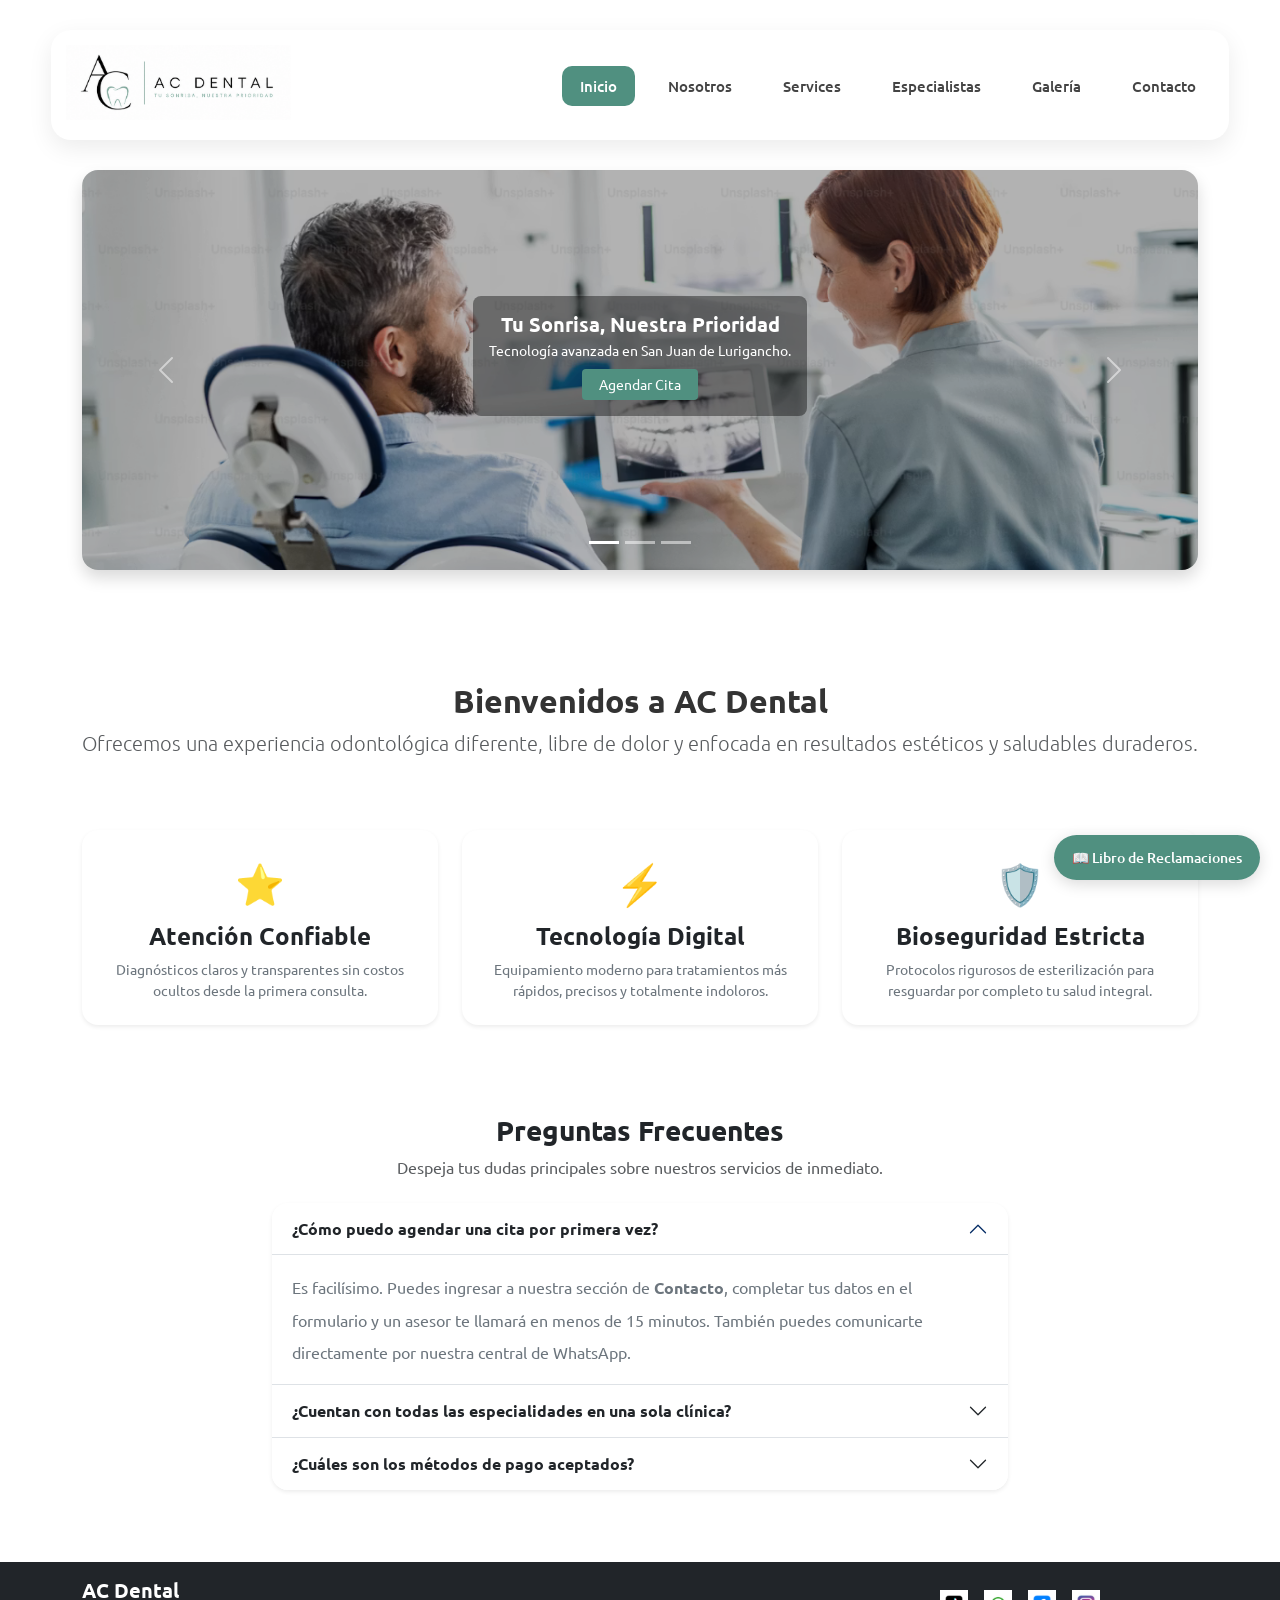
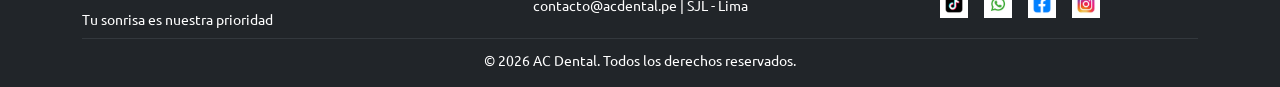
<file: index.html>
<!doctype html>
<html lang="es">

<head>
    <meta charset="UTF-8">
    <meta name="viewport" content="width=device-width, initial-scale=1.0">
    <title>AC Dental | Inicio</title>
    <link href="css/style.css" rel="stylesheet">
    <link rel="preconnect" href="https://fonts.googleapis.com">
    <link rel="preconnect" href="https://fonts.gstatic.com" crossorigin>
    <link href="https://fonts.googleapis.com/css2?family=Ubuntu:ital,wght@0,300;0,400;0,500;0,700;1,300;1,400;1,500;1,700&display=swap" rel="stylesheet">
    <link href="https://cdn.jsdelivr.net/npm/bootstrap@5.3.3/dist/css/bootstrap.min.css" rel="stylesheet">
</head>

<body class="jcb-body">

<div class="jcb-preloader" id="jcbPreloader">
    <div class="jcb-preloader-izq"></div>
    <div class="jcb-preloader-der"></div>
    <div class="jcb-preloader-logo" id="jcbPreloaderLogo">
        <img src="images/logo horizontal.png" alt="Cargando...">
    </div>
</div>

<header class="jcb-header">
    <div class="logo jcb-logo">
        <a href="index.html" style="display: inline-block; cursor: pointer; position: relative; z-index: 10;">
            <img src="images/logo horizontal.png" alt="Logo AC Dental">
        </a>
    </div>
    <nav class="jcb-nav">
        <ul>
            <li><a href="index.html" class="jcb-nav-link active">Inicio</a></li>
            <li><a href="nosotros.html" class="jcb-nav-link">Nosotros</a></li>
            <li><a href="servicios.html" class="jcb-nav-link">Services</a></li>
            <li><a href="especialistas.html" class="jcb-nav-link">Especialistas</a></li>
            <li><a href="galeria.html" class="jcb-nav-link">Galería</a></li>
            <li><a href="contacto.html" class="jcb-nav-link">Contacto</a></li>
        </ul>
    </nav>
</header>

<main>

    <div class="container my-4">
        <div id="jcbCarouselInicio" class="carousel slide shadow rounded-4 overflow-hidden" data-bs-ride="carousel" style="max-height: 400px;">
            <div class="carousel-indicators">
                <button type="button" data-bs-target="#jcbCarouselInicio" data-bs-slide-to="0" class="active" aria-current="true" aria-label="Slide 1"></button>
                <button type="button" data-bs-target="#jcbCarouselInicio" data-bs-slide-to="1" aria-label="Slide 2"></button>
                <button type="button" data-bs-target="#jcbCarouselInicio" data-bs-slide-to="2" aria-label="Slide 3"></button>
            </div>
            <div class="carousel-inner">
                
                <div class="carousel-item active" data-bs-interval="4000">
                    <img src="images/1.1.1.png" class="d-block w-100" alt="Clínica Dental" style="height: 400px; object-fit: cover; filter: brightness(70%);">
                    <div class="carousel-caption d-flex flex-column align-items-center justify-content-center h-100 pb-2">
                        <div class="p-3 rounded-3" style="background-color: rgba(0, 0, 0, 0.4); max-width: 500px;">
                            <h4 class="fw-bold text-white mb-1 fs-5">Tu Sonrisa, Nuestra Prioridad</h4>
                            <p class="text-white small mb-2">Tecnología avanzada en San Juan de Lurigancho.</p>
                            <a href="contacto.html" class="btn btn-sm text-white py-1 px-3" style="background-color: #509080;">Agendar Cita</a>
                        </div>
                    </div>
                </div>
                
                <div class="carousel-item" data-bs-interval="4000">
                    <img src="images/1.1.2.png" class="d-block w-100" alt="Especialistas" style="height: 400px; object-fit: cover; filter: brightness(70%);">
                    <div class="carousel-caption d-flex flex-column align-items-center justify-content-center h-100 pb-2">
                        <div class="p-3 rounded-3" style="background-color: rgba(0, 0, 0, 0.4); max-width: 500px;">
                            <h4 class="fw-bold text-white mb-1 fs-5">Especialistas Certificados</h4>
                            <p class="text-white small mb-2">Un equipo médico comprometido con tu bienestar.</p>
                            <a href="especialistas.html" class="btn btn-sm text-white py-1 px-3" style="background-color: #509080;">Ver Equipo</a>
                        </div>
                    </div>
                </div>
                
                <div class="carousel-item" data-bs-interval="4000">
                    <img src="images/1.1.3.png" class="d-block w-100" alt="Instalaciones" style="height: 400px; object-fit: cover; filter: brightness(70%);">
                    <div class="carousel-caption d-flex flex-column align-items-center justify-content-center h-100 pb-2">
                        <div class="p-3 rounded-3" style="background-color: rgba(0, 0, 0, 0.4); max-width: 500px;">
                            <h4 class="fw-bold text-white mb-1 fs-5">Ambientes Cómodos</h4>
                            <p class="text-white small mb-2">Cumplimos con altos estándares de bioseguridad.</p>
                            <a href="galeria.html" class="btn btn-sm text-white py-1 px-3" style="background-color: #509080;">Ver Galerie</a>
                        </div>
                    </div>
                </div>

            </div>
            <button class="carousel-control-prev" type="button" data-bs-target="#jcbCarouselInicio" data-bs-slide="prev">
                <span class="carousel-control-prev-icon" aria-hidden="true"></span>
                <span class="visually-hidden">Anterior</span>
            </button>
            <button class="carousel-control-next" type="button" data-bs-target="#jcbCarouselInicio" data-bs-slide="next">
                <span class="carousel-control-next-icon" aria-hidden="true"></span>
                <span class="visually-hidden">Siguiente</span>
            </button>
        </div>
    </div>

    <section class="container my-5 py-3">
        <div class="text-center my-5">
            <h2 class="fw-bold jcb-anim-title">Bienvenidos a AC Dental</h2>
            <p class="lead text-muted max-width-md mx-auto">
                Ofrecemos una experiencia odontológica diferente, libre de dolor y enfocada en resultados estéticos y saludables duraderos.
            </p>
        </div>

        <div class="row g-4 text-center mt-3">
            <div class="col-md-4">
                <div class="p-4 rounded-4 bg-white shadow-sm h-100 border-0">
                    <div class="fs-1 mb-2">⭐</div>
                    <h4 class="fw-bold text-dark mb-2">Atención Confiable</h4>
                    <p class="text-secondary small mb-0">Diagnósticos claros y transparentes sin costos ocultos desde la primera consulta.</p>
                </div>
            </div>
            <div class="col-md-4">
                <div class="p-4 rounded-4 bg-white shadow-sm h-100 border-0">
                    <div class="fs-1 mb-2">⚡</div>
                    <h4 class="fw-bold text-dark mb-2">Tecnología Digital</h4>
                    <p class="text-secondary small mb-0">Equipamiento moderno para tratamientos más rápidos, precisos y totalmente indoloros.</p>
                </div>
            </div>
            <div class="col-md-4">
                <div class="p-4 rounded-4 bg-white shadow-sm h-100 border-0">
                    <div class="fs-1 mb-2">🛡️</div>
                    <h4 class="fw-bold text-dark mb-2">Bioseguridad Estricta</h4>
                    <p class="text-secondary small mb-0">Protocolos rigurosos de esterilización para resguardar por completo tu salud integral.</p>
                </div>
            </div>
        </div>
    </section>

    <section class="container my-5 py-4">
        <div class="text-center mb-4">
            <h3 class="fw-bold text-dark">Preguntas Frecuentes</h3>
            <p class="text-muted">Despeja tus dudas principales sobre nuestros servicios de inmediato.</p>
        </div>

        <div class="row justify-content-center">
            <div class="col-lg-8">
                <div class="accordion shadow-sm rounded-4 overflow-hidden border-0" id="jcbAccordionPreguntas">
                    
                    <div class="accordion-item border-0 border-bottom">
                        <h2 class="accordion-header">
                            <button class="accordion-button fw-bold text-dark bg-white" type="button" data-bs-toggle="collapse" data-bs-target="#pregOne" aria-expanded="true" aria-controls="pregOne">
                                ¿Cómo puedo agendar una cita por primera vez?
                            </button>
                        </h2>
                        <div id="pregOne" class="accordion-collapse collapse show" data-bs-parent="#jcbAccordionPreguntas">
                            <div class="accordion-body text-secondary lh-lg bg-white">
                                Es facilísimo. Puedes ingresar a nuestra sección de <strong>Contacto</strong>, completar tus datos en el formulario y un asesor te llamará en menos de 15 minutos. También puedes comunicarte directamente por nuestra central de WhatsApp.
                            </div>
                        </div>
                    </div>

                    <div class="accordion-item border-0 border-bottom">
                        <h2 class="accordion-header">
                            <button class="accordion-button collapsed fw-bold text-dark bg-white" type="button" data-bs-toggle="collapse" data-bs-target="#pregTwo" aria-expanded="false" aria-controls="pregTwo">
                                ¿Cuentan con todas las especialidades en una sola clínica?
                            </button>
                        </h2>
                        <div id="pregTwo" class="accordion-collapse collapse" data-bs-parent="#jcbAccordionPreguntas">
                            <div class="accordion-body text-secondary lh-lg bg-white">
                                Sí, en AC Dental cubrimos desde odontología general, ortodoncia (brackets), estética dental, endodoncia, hasta cirugías e implantes complejos. No necesitas trasladarte a otros lugares para completar tus fases de tratamiento.
                            </div>
                        </div>
                    </div>

                    <div class="accordion-item border-0">
                        <h2 class="accordion-header">
                            <button class="accordion-button collapsed fw-bold text-dark bg-white" type="button" data-bs-toggle="collapse" data-bs-target="#pregThree" aria-expanded="false" aria-controls="pregThree">
                                ¿Cuáles son los métodos de pago aceptados?
                            </button>
                        </h2>
                        <div id="pregThree" class="accordion-collapse collapse" data-bs-parent="#jcbAccordionPreguntas">
                            <div class="accordion-body text-secondary lh-lg bg-white">
                                Aceptamos pagos en efectivo, transferencias bancarias directas (BCP, BBVA, Interbank), tarjetas de crédito y débito Visa o Mastercard, y monederos digitales rápidos como Yape y Plin sin recargos adicionales.
                            </div>
                        </div>
                    </div>

                </div>
            </div>
        </div>
    </section>

</main>

<footer class="bg-dark text-white py-3 mt-5 jcb-footer">
    <div class="container text-center text-md-start">
        <div class="row align-items-center">
            <div class="col-md-4 mb-2 mb-md-0">
                <h5 class="fw-bold mb-1">AC Dental</h5>
                <small>Tu sonrisa es nuestra prioridad</small>
            </div>
            <div class="col-md-4 mb-2 mb-md-0 text-center">
                <small>contacto@acdental.pe | SJL - Lima</small>
            </div>
            <div class="col-md-4 text-center">
                <div class="d-flex justify-content-center gap-3">
                    <a href="#" class="jcb-social-link"><img src="images/T1.png" width="28" alt="TikTok"></a>
                    <a href="#" class="jcb-social-link"><img src="images/T2.png" width="28" alt="WhatsApp"></a>
                    <a href="#" class="jcb-social-link"><img src="images/T3.png" width="28" alt="Facebook"></a>
                    <a href="#" class="jcb-social-link"><img src="images/T4.png" width="28" alt="Instagram"></a>
                </div>
            </div>
        </div>
        <hr class="border-secondary my-2">
        <div class="text-center">
            <small>© 2026 AC Dental. Todos los derechos reservados.</small>
        </div>
    </div>
</footer>

<script src="https://cdn.jsdelivr.net/npm/bootstrap@5.3.3/dist/js/bootstrap.bundle.min.js"></script>

<a href="contacto.html" class="jcb-btn-reclamaciones">📖 Libro de Reclamaciones</a>

<script>
    window.addEventListener('load', function() {
        var preloader = document.getElementById('jcbPreloader');
        var logo = document.getElementById('jcbPreloaderLogo');
        
        
        if(logo) logo.style.opacity = '0';

        
        if(preloader) preloader.classList.add('jcb-preloader-oculto');
    });
</script>

</body>
</html>
</file>
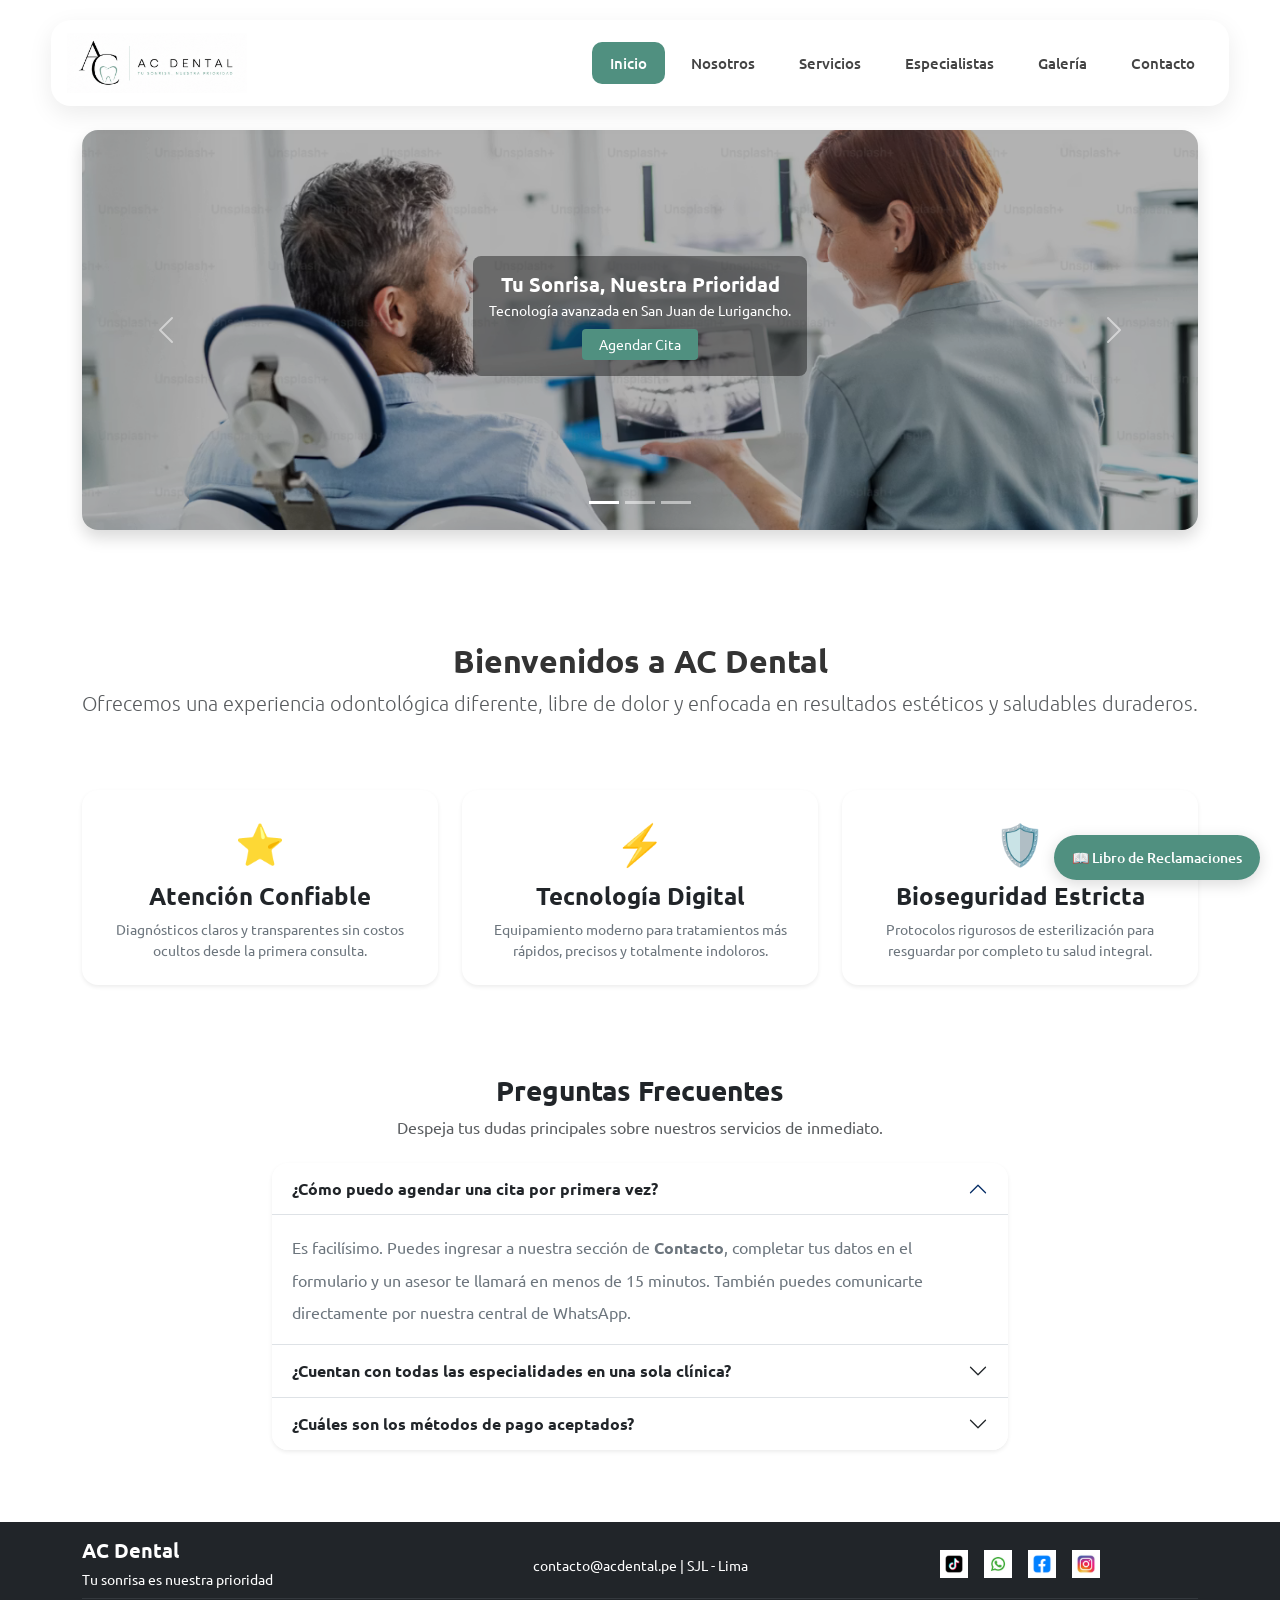
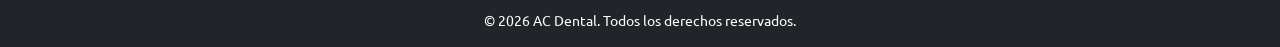
<file: AC Dental/index.html>
<!doctype html>
<html lang="es">

<head>
    <meta charset="UTF-8">
    <meta name="viewport" content="width=device-width, initial-scale=1.0">
    <title>AC Dental | Inicio</title>
    <link href="css/style.css" rel="stylesheet">
    <link rel="preconnect" href="https://fonts.googleapis.com">
    <link rel="preconnect" href="https://fonts.gstatic.com" crossorigin>
    <link href="https://fonts.googleapis.com/css2?family=Ubuntu:ital,wght@0,300;0,400;0,500;0,700;1,300;1,400;1,500;1,700&display=swap" rel="stylesheet">
    <link href="https://cdn.jsdelivr.net/npm/bootstrap@5.3.3/dist/css/bootstrap.min.css" rel="stylesheet">
</head>

<body class="jcb-body">

<div class="jcb-preloader" id="jcbPreloader">
    <div class="jcb-preloader-izq"></div>
    <div class="jcb-preloader-der"></div>
    <div class="jcb-preloader-logo" id="jcbPreloaderLogo">
        <img src="images/logo horizontal.png" alt="Cargando...">
    </div>
</div>

<header class="jcb-header-nav navbar navbar-expand-lg navbar-light bg-white sticky-top">
    <div class="container-fluid px-3">
        <a class="navbar-brand jcb-logo" href="index.html">
            <img src="images/logo horizontal.png" alt="Logo AC Dental">
        </a>
        <button class="navbar-toggler border-0" type="button" data-bs-toggle="collapse" data-bs-target="#jcbNavbarMenu" aria-controls="jcbNavbarMenu" aria-expanded="false" aria-label="Toggle navigation">
            <span class="navbar-toggler-icon"></span>
        </button>
        <div class="collapse navbar-collapse justify-content-end" id="jcbNavbarMenu">
           <ul class="navbar-nav gap-2 mt-3 mt-lg-0 text-center">
    <li class="nav-item"><a href="index.html" class="jcb-nav-link active">Inicio</a></li>
    <li class="nav-item"><a href="nosotros.html" class="jcb-nav-link">Nosotros</a></li>
    <li class="nav-item"><a href="servicios.html" class="jcb-nav-link">Servicios</a></li>
    <li class="nav-item"><a href="especialistas.html" class="jcb-nav-link">Especialistas</a></li>
    <li class="nav-item"><a href="galeria.html" class="jcb-nav-link">Galería</a></li>
    <li class="nav-item"><a href="contacto.html" class="jcb-nav-link">Contacto</a></li>
           </ul>
        </div>
    </div>
</header>
<main>

    <div class="container my-4">
        <div id="jcbCarouselInicio" class="carousel slide shadow rounded-4 overflow-hidden" data-bs-ride="carousel" style="max-height: 400px;">
            <div class="carousel-indicators">
                <button type="button" data-bs-target="#jcbCarouselInicio" data-bs-slide-to="0" class="active" aria-current="true" aria-label="Slide 1"></button>
                <button type="button" data-bs-target="#jcbCarouselInicio" data-bs-slide-to="1" aria-label="Slide 2"></button>
                <button type="button" data-bs-target="#jcbCarouselInicio" data-bs-slide-to="2" aria-label="Slide 3"></button>
            </div>
            <div class="carousel-inner">
                
                <div class="carousel-item active" data-bs-interval="4000">
                    <img src="images/1.1.1.png" class="d-block w-100" alt="Clínica Dental" style="height: 400px; object-fit: cover; filter: brightness(70%);">
                    <div class="carousel-caption d-flex flex-column align-items-center justify-content-center h-100 pb-2">
                        <div class="p-3 rounded-3" style="background-color: rgba(0, 0, 0, 0.4); max-width: 500px;">
                            <h4 class="fw-bold text-white mb-1 fs-5">Tu Sonrisa, Nuestra Prioridad</h4>
                            <p class="text-white small mb-2">Tecnología avanzada en San Juan de Lurigancho.</p>
                            <a href="contacto.html" class="btn btn-sm text-white py-1 px-3" style="background-color: #509080;">Agendar Cita</a>
                        </div>
                    </div>
                </div>
                
                <div class="carousel-item" data-bs-interval="4000">
                    <img src="images/1.1.2.png" class="d-block w-100" alt="Especialistas" style="height: 400px; object-fit: cover; filter: brightness(70%);">
                    <div class="carousel-caption d-flex flex-column align-items-center justify-content-center h-100 pb-2">
                        <div class="p-3 rounded-3" style="background-color: rgba(0, 0, 0, 0.4); max-width: 500px;">
                            <h4 class="fw-bold text-white mb-1 fs-5">Especialistas Certificados</h4>
                            <p class="text-white small mb-2">Un equipo médico comprometido con tu bienestar.</p>
                            <a href="especialistas.html" class="btn btn-sm text-white py-1 px-3" style="background-color: #509080;">Ver Equipo</a>
                        </div>
                    </div>
                </div>
                
                <div class="carousel-item" data-bs-interval="4000">
                    <img src="images/1.1.3.png" class="d-block w-100" alt="Instalaciones" style="height: 400px; object-fit: cover; filter: brightness(70%);">
                    <div class="carousel-caption d-flex flex-column align-items-center justify-content-center h-100 pb-2">
                        <div class="p-3 rounded-3" style="background-color: rgba(0, 0, 0, 0.4); max-width: 500px;">
                            <h4 class="fw-bold text-white mb-1 fs-5">Ambientes Cómodos</h4>
                            <p class="text-white small mb-2">Cumplimos con altos estándares de bioseguridad.</p>
                            <a href="galeria.html" class="btn btn-sm text-white py-1 px-3" style="background-color: #509080;">Ver Galerie</a>
                        </div>
                    </div>
                </div>

            </div>
            <button class="carousel-control-prev" type="button" data-bs-target="#jcbCarouselInicio" data-bs-slide="prev">
                <span class="carousel-control-prev-icon" aria-hidden="true"></span>
                <span class="visually-hidden">Anterior</span>
            </button>
            <button class="carousel-control-next" type="button" data-bs-target="#jcbCarouselInicio" data-bs-slide="next">
                <span class="carousel-control-next-icon" aria-hidden="true"></span>
                <span class="visually-hidden">Siguiente</span>
            </button>
        </div>
    </div>

    <section class="container my-5 py-3">
        <div class="text-center my-5">
            <h2 class="fw-bold jcb-anim-title">Bienvenidos a AC Dental</h2>
            <p class="lead text-muted max-width-md mx-auto">
                Ofrecemos una experiencia odontológica diferente, libre de dolor y enfocada en resultados estéticos y saludables duraderos.
            </p>
        </div>

        <div class="row g-4 text-center mt-3">
            <div class="col-md-4">
                <div class="p-4 rounded-4 bg-white shadow-sm h-100 border-0">
                    <div class="fs-1 mb-2">⭐</div>
                    <h4 class="fw-bold text-dark mb-2">Atención Confiable</h4>
                    <p class="text-secondary small mb-0">Diagnósticos claros y transparentes sin costos ocultos desde la primera consulta.</p>
                </div>
            </div>
            <div class="col-md-4">
                <div class="p-4 rounded-4 bg-white shadow-sm h-100 border-0">
                    <div class="fs-1 mb-2">⚡</div>
                    <h4 class="fw-bold text-dark mb-2">Tecnología Digital</h4>
                    <p class="text-secondary small mb-0">Equipamiento moderno para tratamientos más rápidos, precisos y totalmente indoloros.</p>
                </div>
            </div>
            <div class="col-md-4">
                <div class="p-4 rounded-4 bg-white shadow-sm h-100 border-0">
                    <div class="fs-1 mb-2">🛡️</div>
                    <h4 class="fw-bold text-dark mb-2">Bioseguridad Estricta</h4>
                    <p class="text-secondary small mb-0">Protocolos rigurosos de esterilización para resguardar por completo tu salud integral.</p>
                </div>
            </div>
        </div>
    </section>

    <section class="container my-5 py-4">
        <div class="text-center mb-4">
            <h3 class="fw-bold text-dark">Preguntas Frecuentes</h3>
            <p class="text-muted">Despeja tus dudas principales sobre nuestros servicios de inmediato.</p>
        </div>

        <div class="row justify-content-center">
            <div class="col-lg-8">
                <div class="accordion shadow-sm rounded-4 overflow-hidden border-0" id="jcbAccordionPreguntas">
                    
                    <div class="accordion-item border-0 border-bottom">
                        <h2 class="accordion-header">
                            <button class="accordion-button fw-bold text-dark bg-white" type="button" data-bs-toggle="collapse" data-bs-target="#pregOne" aria-expanded="true" aria-controls="pregOne">
                                ¿Cómo puedo agendar una cita por primera vez?
                            </button>
                        </h2>
                        <div id="pregOne" class="accordion-collapse collapse show" data-bs-parent="#jcbAccordionPreguntas">
                            <div class="accordion-body text-secondary lh-lg bg-white">
                                Es facilísimo. Puedes ingresar a nuestra sección de <strong>Contacto</strong>, completar tus datos en el formulario y un asesor te llamará en menos de 15 minutos. También puedes comunicarte directamente por nuestra central de WhatsApp.
                            </div>
                        </div>
                    </div>

                    <div class="accordion-item border-0 border-bottom">
                        <h2 class="accordion-header">
                            <button class="accordion-button collapsed fw-bold text-dark bg-white" type="button" data-bs-toggle="collapse" data-bs-target="#pregTwo" aria-expanded="false" aria-controls="pregTwo">
                                ¿Cuentan con todas las especialidades en una sola clínica?
                            </button>
                        </h2>
                        <div id="pregTwo" class="accordion-collapse collapse" data-bs-parent="#jcbAccordionPreguntas">
                            <div class="accordion-body text-secondary lh-lg bg-white">
                                Sí, en AC Dental cubrimos desde odontología general, ortodoncia (brackets), estética dental, endodoncia, hasta cirugías e implantes complejos. No necesitas trasladarte a otros lugares para completar tus fases de tratamiento.
                            </div>
                        </div>
                    </div>

                    <div class="accordion-item border-0">
                        <h2 class="accordion-header">
                            <button class="accordion-button collapsed fw-bold text-dark bg-white" type="button" data-bs-toggle="collapse" data-bs-target="#pregThree" aria-expanded="false" aria-controls="pregThree">
                                ¿Cuáles son los métodos de pago aceptados?
                            </button>
                        </h2>
                        <div id="pregThree" class="accordion-collapse collapse" data-bs-parent="#jcbAccordionPreguntas">
                            <div class="accordion-body text-secondary lh-lg bg-white">
                                Aceptamos pagos en efectivo, transferencias bancarias directas (BCP, BBVA, Interbank), tarjetas de crédito y débito Visa o Mastercard, y monederos digitales rápidos como Yape y Plin sin recargos adicionales.
                            </div>
                        </div>
                    </div>

                </div>
            </div>
        </div>
    </section>

</main>

<footer class="bg-dark text-white py-3 mt-5 jcb-footer">
    <div class="container text-center text-md-start">
        <div class="row align-items-center">
            <div class="col-md-4 mb-2 mb-md-0">
                <h5 class="fw-bold mb-1">AC Dental</h5>
                <small>Tu sonrisa es nuestra prioridad</small>
            </div>
            <div class="col-md-4 mb-2 mb-md-0 text-center">
                <small>contacto@acdental.pe | SJL - Lima</small>
            </div>
            <div class="col-md-4 text-center">
                <div class="d-flex justify-content-center gap-3">
                    <a href="#" class="jcb-social-link"><img src="images/T1.png" width="28" alt="TikTok"></a>
                    <a href="#" class="jcb-social-link"><img src="images/T2.png" width="28" alt="WhatsApp"></a>
                    <a href="#" class="jcb-social-link"><img src="images/T3.png" width="28" alt="Facebook"></a>
                    <a href="#" class="jcb-social-link"><img src="images/T4.png" width="28" alt="Instagram"></a>
                </div>
            </div>
        </div>
        <hr class="border-secondary my-2">
        <div class="text-center">
            <small>© 2026 AC Dental. Todos los derechos reservados.</small>
        </div>
    </div>
</footer>

<script src="https://cdn.jsdelivr.net/npm/bootstrap@5.3.3/dist/js/bootstrap.bundle.min.js"></script>

<a href="contacto.html" class="jcb-btn-reclamaciones">📖 Libro de Reclamaciones</a>

<script>
    window.addEventListener('load', function() {
        var preloader = document.getElementById('jcbPreloader');
        var logo = document.getElementById('jcbPreloaderLogo');
        
        // ocultamos el logo primero
        if(logo) logo.style.opacity = '0';
        
        // añadimos la clase que abre las cortinas
        if(preloader) preloader.classList.add('jcb-preloader-oculto');
    });
</script>

</body>
</html>
</file>
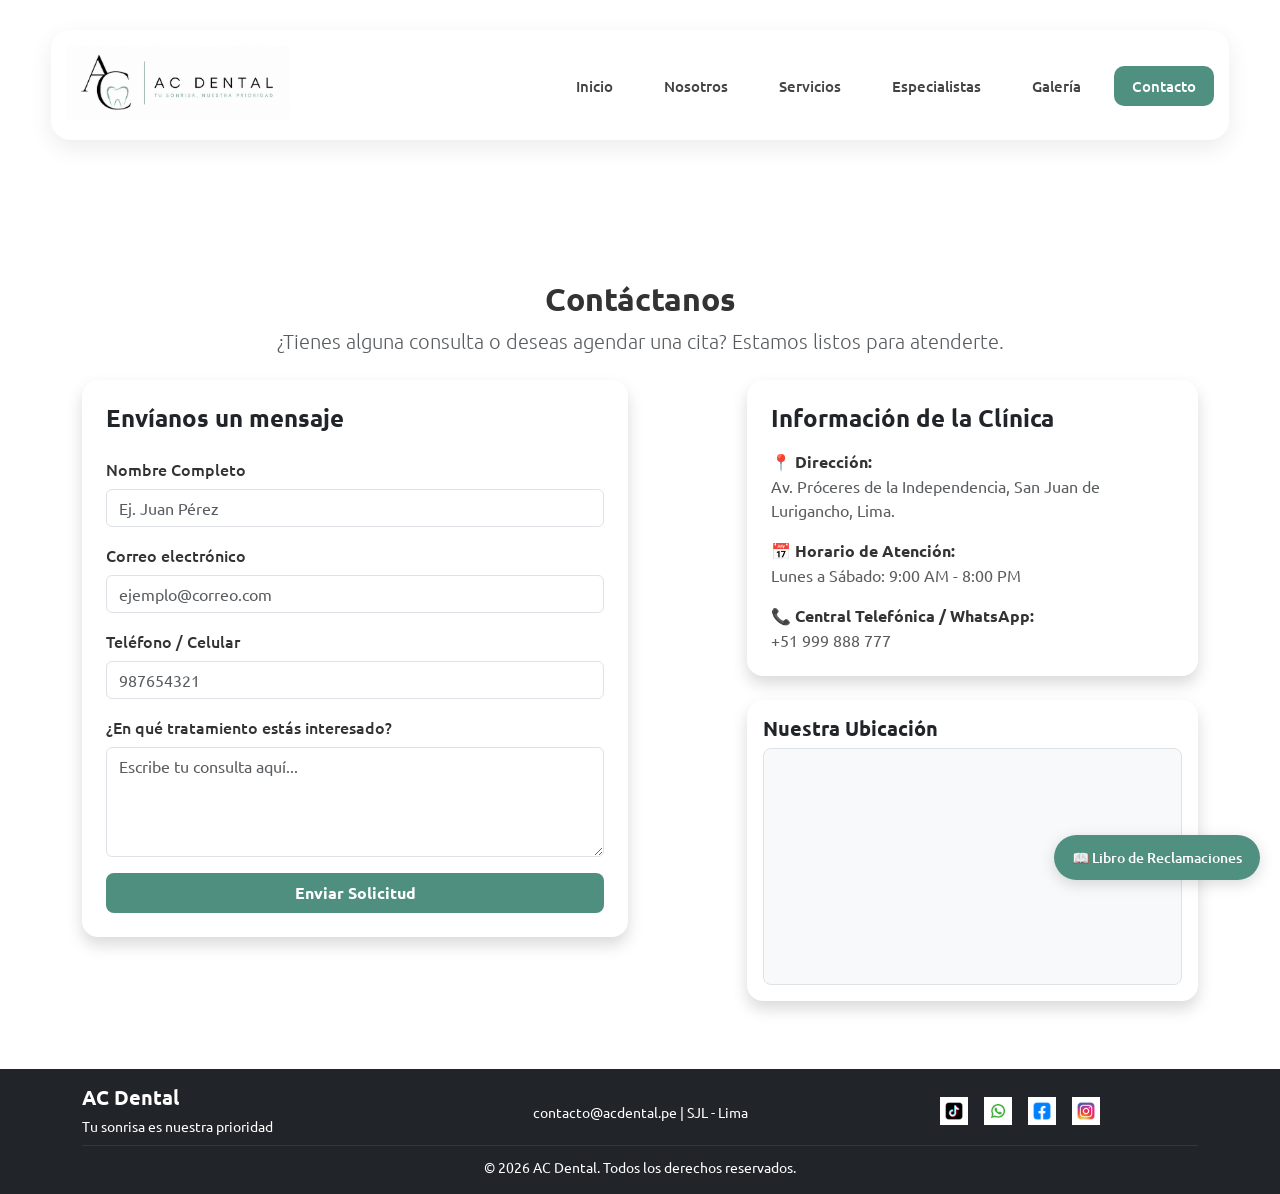
<file: contacto.html>
<!doctype html>
<html lang="es">

<head>
    <meta charset="UTF-8">
    <meta name="viewport" content="width=device-width, initial-scale=1.0">
    <title>AC Dental | Contacto</title>
    <link href="css/style.css" rel="stylesheet">
    <link rel="preconnect" href="https://fonts.googleapis.com">
    <link rel="preconnect" href="https://fonts.gstatic.com" crossorigin>
    <link href="https://fonts.googleapis.com/css2?family=Ubuntu:wght@300;400;500;700&display=swap" rel="stylesheet">
    <link href="https://cdn.jsdelivr.net/npm/bootstrap@5.3.3/dist/css/bootstrap.min.css" rel="stylesheet">
</head>

<body class="jcb-body">

<div class="jcb-preloader" id="jcbPreloader">
    <div class="jcb-preloader-izq"></div>
    <div class="jcb-preloader-der"></div>
    <div class="jcb-preloader-logo" id="jcbPreloaderLogo">
        <img src="images/logo horizontal.png" alt="Cargando...">
    </div>
</div>

<header class="jcb-header">
    <div class="logo jcb-logo">
        <a href="index.html" style="display: inline-block; cursor: pointer; position: relative; z-index: 10;">
            <img src="images/logo horizontal.png" alt="Logo AC Dental">
        </a>
    </div>
    <nav class="jcb-nav">
        <ul>
            <li><a href="index.html" class="jcb-nav-link">Inicio</a></li>
            <li><a href="nosotros.html" class="jcb-nav-link">Nosotros</a></li>
            <li><a href="servicios.html" class="jcb-nav-link">Servicios</a></li>
            <li><a href="especialistas.html" class="jcb-nav-link">Especialistas</a></li>
            <li><a href="galeria.html" class="jcb-nav-link">Galería</a></li>
            <li><a href="contacto.html" class="jcb-nav-link active">Contacto</a></li>
        </ul>
    </nav>
</header>

<main>

<section class="container my-5 jcb-accordion-section">

    <div class="text-center my-4 pt-5">
        <h2 class="fw-bold jcb-anim-title">Contáctanos</h2>
        <p class="lead text-muted">
            ¿Tienes alguna consulta o deseas agendar una cita? Estamos listos para atenderte.
        </p>
    </div>

    <div class="row g-4 justify-content-center">

        <div class="col-md-6 col-lg-6">
            <form action="#" method="POST" class="shadow p-4 rounded-4 bg-white border-0">
                <h4 class="mb-4 fw-bold text-dark">Envíanos un mensaje</h4>
                
                <div class="mb-3">
                    <label for="nombre" class="form-label fw-medium">Nombre Completo</label>
                    <input type="text" class="form-control" id="nombre" name="nombre" placeholder="Ej. Juan Pérez" required>
                </div>

                <div class="mb-3">
                    <label for="correo" class="form-label fw-medium">Correo electrónico</label>
                    <input type="email" class="form-control" id="correo" name="correo" placeholder="ejemplo@correo.com" required>
                </div>

                <div class="mb-3">
                    <label for="telefono" class="form-label fw-medium">Teléfono / Celular</label>
                    <input type="tel" class="form-control" id="telefono" name="telefono" placeholder="987654321">
                </div>

                <div class="mb-3">
                    <label for="mensaje" class="form-label fw-medium">¿En qué tratamiento estás interesado?</label>
                    <textarea class="form-control" id="mensaje" name="mensaje" rows="4" placeholder="Escribe tu consulta aquí..." required></textarea>
                </div>

                <button type="submit" class="w-100 text-white fw-bold py-2 border-0 jcb-search-btn" style="background-color: #4F8F80; border-radius: 8px;">
                    Enviar Solicitud
                </button>
            </form>
        </div>

        <div class="col-md-6 col-lg-5 offset-lg-1 d-flex flex-column justify-content-between">
            
            <div class="shadow p-4 rounded-4 bg-white mb-4 border-0">
                <h4 class="mb-3 fw-bold text-dark">Información de la Clínica</h4>
                
                <ul class="list-unstyled mb-0">
                    <li class="mb-3">
                        <strong>📍 Dirección:</strong><br>
                        <span class="text-muted">Av. Próceres de la Independencia, San Juan de Lurigancho, Lima.</span>
                    </li>
                    <li class="mb-3">
                        <strong>📅 Horario de Atención:</strong><br>
                        <span class="text-muted">Lunes a Sábado: 9:00 AM - 8:00 PM</span>
                    </li>
                    <li class="mb-0">
                        <strong>📞 Central Telefónica / WhatsApp:</strong><br>
                        <span class="text-muted">+51 999 888 777</span>
                    </li>
                </ul>
            </div>

            <div class="shadow p-3 rounded-4 bg-white border-0 flex-grow-1 d-flex flex-column">
                <h5 class="fw-bold text-dark mb-2">Nuestra Ubicación</h5>
                <div class="ratio ratio-16x9 rounded-3 overflow-hidden bg-light border flex-grow-1">
                    <iframe src="https://www.google.com/maps/embed?pb=!1m18!1m12!1m3!1d15610.1654877395!2d-77.0125!3d-11.9833!2m3!1f0!2f0!3f0!3m2!1i1024!2i768!4f13.1!3m3!1m2!1s0x9105c5f2479e0a77%3A0x6b82a7f5a8c9039!2sSan%20Juan%20de%20Lurigancho!5e0!3m2!1ses-419!2spe!4v1710000000000!5m2!1ses-419!2spe" allowfullscreen="" loading="lazy" referrerpolicy="no-referrer-when-downgrade"></iframe>
                </div>
            </div>

        </div>

    </div>

</section>

</main>

<footer class="bg-dark text-white py-3 mt-5 jcb-footer">
    <div class="container text-center text-md-start">
        <div class="row align-items-center">
            <div class="col-md-4 mb-2 mb-md-0">
                <h5 class="fw-bold mb-1">AC Dental</h5>
                <small>Tu sonrisa es nuestra prioridad</small>
            </div>
            <div class="col-md-4 mb-2 mb-md-0 text-center">
                <small>contacto@acdental.pe | SJL - Lima</small>
            </div>
            <div class="col-md-4 text-center">
                <div class="d-flex justify-content-center gap-3">
                    <a href="#" class="jcb-social-link"><img src="images/T1.png" width="28" alt="TikTok"></a>
                    <a href="#" class="jcb-social-link"><img src="images/T2.png" width="28" alt="WhatsApp"></a>
                    <a href="#" class="jcb-social-link"><img src="images/T3.png" width="28" alt="Facebook"></a>
                    <a href="#" class="jcb-social-link"><img src="images/T4.png" width="28" alt="Instagram"></a>
                </div>
            </div>
        </div>
        <hr class="border-secondary my-2">
        <div class="text-center">
            <small>© 2026 AC Dental. Todos los derechos reservados.</small>
        </div>
    </div>
</footer>

<script src="https://cdn.jsdelivr.net/npm/bootstrap@5.3.3/dist/js/bootstrap.bundle.min.js"></script>

<a href="contacto.html" class="jcb-btn-reclamaciones">📖 Libro de Reclamaciones</a>

<script>
    window.addEventListener('load', function() {
        var preloader = document.getElementById('jcbPreloader');
        var logo = document.getElementById('jcbPreloaderLogo');
        
      
        if(logo) logo.style.opacity = '0';
        
       
        if(preloader) preloader.classList.add('jcb-preloader-oculto');
    });
</script>

</body>
</html>
</file>
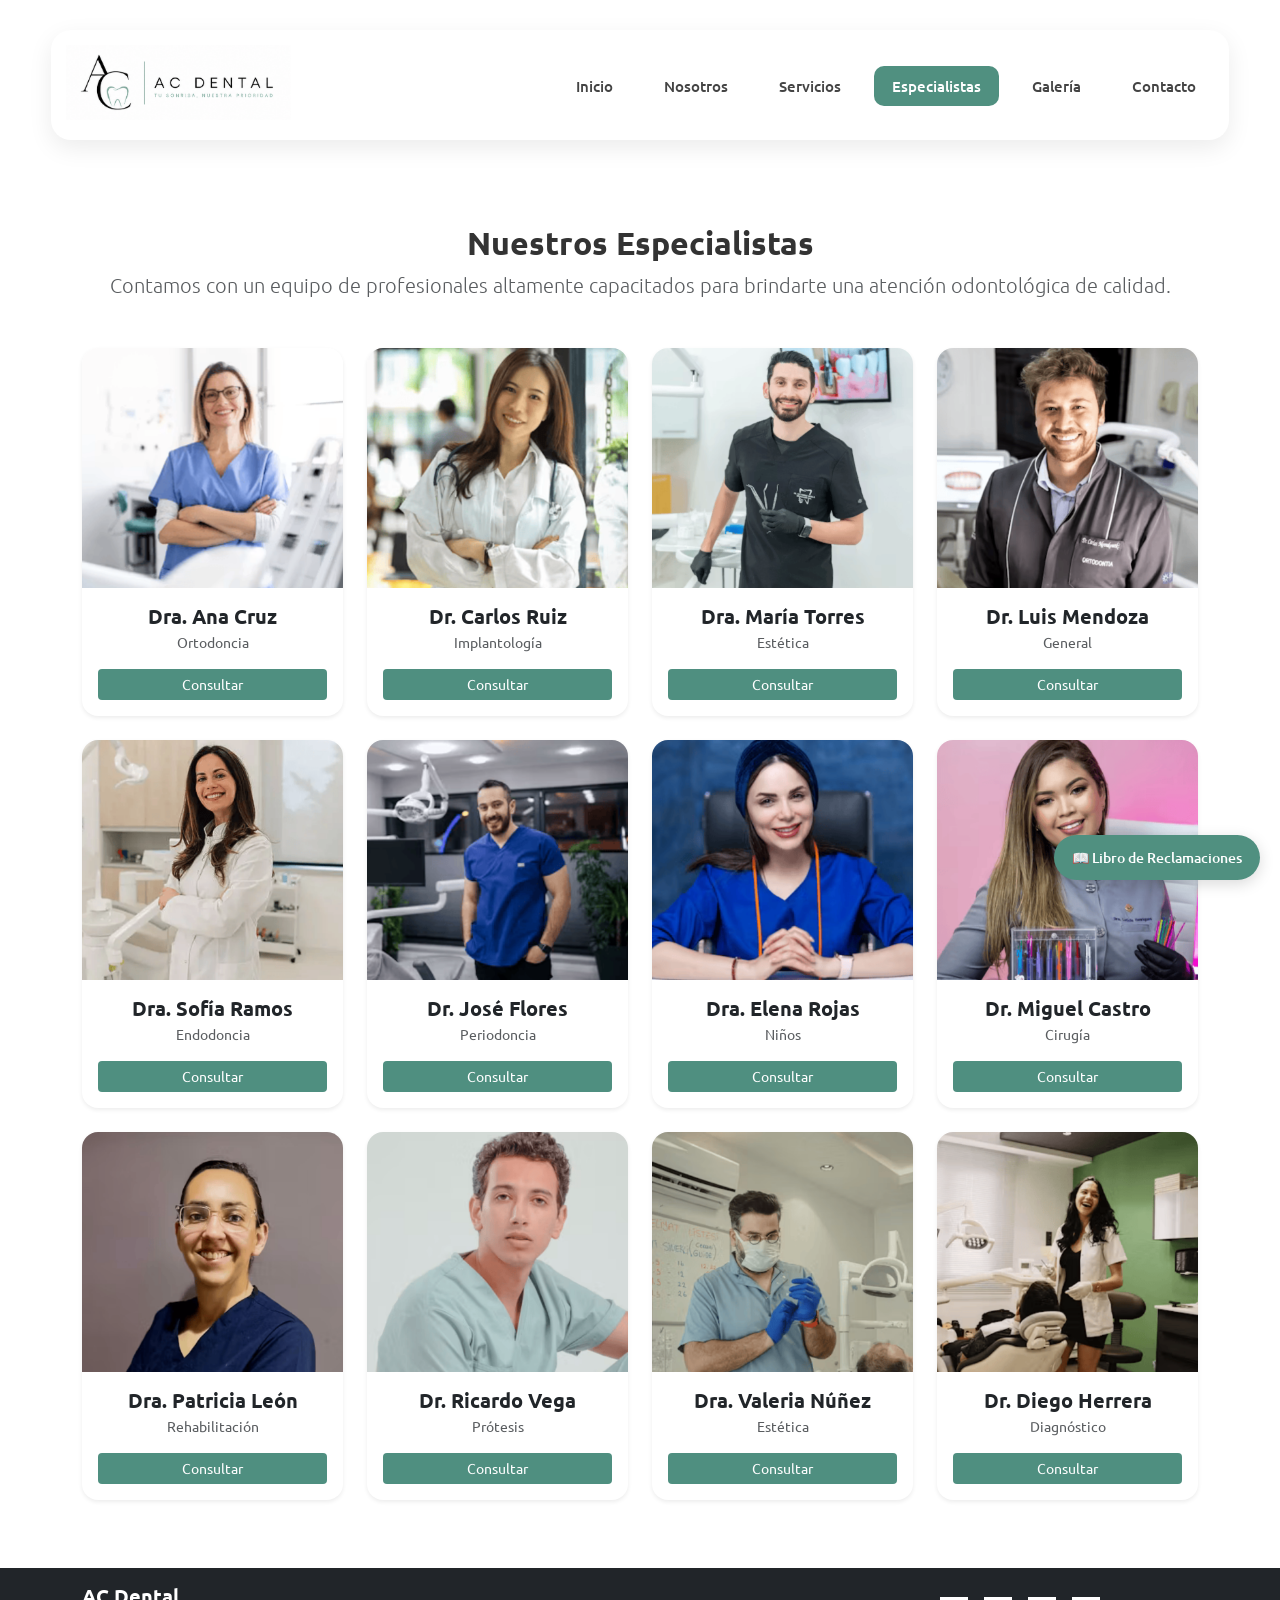
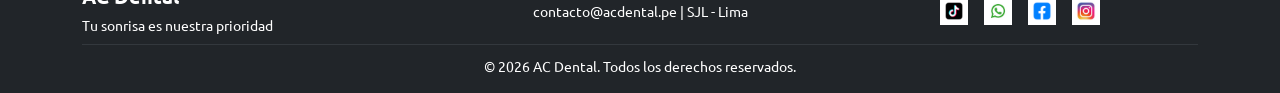
<file: especialistas.html>
<!doctype html>
<html lang="es">

<head>
    <meta charset="UTF-8">
    <meta name="viewport" content="width=device-width, initial-scale=1.0">
    <title>AC Dental | Especialistas</title>
    <link href="css/style.css" rel="stylesheet">
    <link rel="preconnect" href="https://fonts.googleapis.com">
    <link rel="preconnect" href="https://fonts.gstatic.com" crossorigin>
    <link href="https://fonts.googleapis.com/css2?family=Ubuntu:wght@300;400;500;700&display=swap" rel="stylesheet">
    <link href="https://cdn.jsdelivr.net/npm/bootstrap@5.3.3/dist/css/bootstrap.min.css" rel="stylesheet">
</head>

<body class="jcb-body">

<div class="jcb-preloader" id="jcbPreloader">
    <div class="jcb-preloader-izq"></div>
    <div class="jcb-preloader-der"></div>
    <div class="jcb-preloader-logo" id="jcbPreloaderLogo">
        <img src="images/logo horizontal.png" alt="Cargando...">
    </div>
</div>

<header class="jcb-header">
    <div class="logo jcb-logo">
        <a href="index.html" style="display: inline-block; cursor: pointer; position: relative; z-index: 10;">
            <img src="images/logo horizontal.png" alt="Logo AC Dental">
        </a>
    </div>
    <nav class="jcb-nav">
        <ul>
            <li><a href="index.html" class="jcb-nav-link">Inicio</a></li>
            <li><a href="nosotros.html" class="jcb-nav-link">Nosotros</a></li>
            <li><a href="servicios.html" class="jcb-nav-link">Servicios</a></li>
            <li><a href="especialistas.html" class="jcb-nav-link active">Especialistas</a></li>
            <li><a href="galeria.html" class="jcb-nav-link">Galería</a></li>
            <li><a href="contacto.html" class="jcb-nav-link">Contacto</a></li>
        </ul>
    </nav>
</header>

<main>

<section class="container my-5 jcb-accordion-section">

    <div class="text-center mb-5 pt-3">
        <h2 class="fw-bold jcb-anim-title">Nuestros Especialistas</h2>
        <p class="lead text-muted">
            Contamos con un equipo de profesionales altamente capacitados para brindarte una atención odontológica de calidad.
        </p>
    </div>

    <div class="row g-4">

        <div class="col-sm-6 col-md-4 col-lg-3">
            <div class="card h-100 shadow-sm border-0 rounded-4 overflow-hidden bg-white">
                <img src="images/1.png" class="card-img-top" alt="Dra. Ana Cruz" style="height: 240px; object-fit: cover;">
                <div class="card-body text-center p-3">
                    <h5 class="fw-bold text-dark mb-1">Dra. Ana Cruz</h5>
                    <p class="text-muted small mb-3">Ortodoncia</p>
                    <a href="contacto.html" class="btn btn-sm w-100 text-white" style="background-color: #4F8F80;">Consultar</a>
                </div>
            </div>
        </div>

        <div class="col-sm-6 col-md-4 col-lg-3">
            <div class="card h-100 shadow-sm border-0 rounded-4 overflow-hidden bg-white">
                <img src="images/2.png" class="card-img-top" alt="Dr. Carlos Ruiz" style="height: 240px; object-fit: cover;">
                <div class="card-body text-center p-3">
                    <h5 class="fw-bold text-dark mb-1">Dr. Carlos Ruiz</h5>
                    <p class="text-muted small mb-3">Implantología</p>
                    <a href="contacto.html" class="btn btn-sm w-100 text-white" style="background-color: #4F8F80;">Consultar</a>
                </div>
            </div>
        </div>

        <div class="col-sm-6 col-md-4 col-lg-3">
            <div class="card h-100 shadow-sm border-0 rounded-4 overflow-hidden bg-white">
                <img src="images/3.png" class="card-img-top" alt="Dra. María Torres" style="height: 240px; object-fit: cover;">
                <div class="card-body text-center p-3">
                    <h5 class="fw-bold text-dark mb-1">Dra. María Torres</h5>
                    <p class="text-muted small mb-3">Estética</p>
                    <a href="contacto.html" class="btn btn-sm w-100 text-white" style="background-color: #4F8F80;">Consultar</a>
                </div>
            </div>
        </div>

        <div class="col-sm-6 col-md-4 col-lg-3">
            <div class="card h-100 shadow-sm border-0 rounded-4 overflow-hidden bg-white">
                <img src="images/4.png" class="card-img-top" alt="Dr. Luis Mendoza" style="height: 240px; object-fit: cover;">
                <div class="card-body text-center p-3">
                    <h5 class="fw-bold text-dark mb-1">Dr. Luis Mendoza</h5>
                    <p class="text-muted small mb-3">General</p>
                    <a href="contacto.html" class="btn btn-sm w-100 text-white" style="background-color: #4F8F80;">Consultar</a>
                </div>
            </div>
        </div>

        <div class="col-sm-6 col-md-4 col-lg-3">
            <div class="card h-100 shadow-sm border-0 rounded-4 overflow-hidden bg-white">
                <img src="images/5.png" class="card-img-top" alt="Dra. Sofía Ramos" style="height: 240px; object-fit: cover;">
                <div class="card-body text-center p-3">
                    <h5 class="fw-bold text-dark mb-1">Dra. Sofía Ramos</h5>
                    <p class="text-muted small mb-3">Endodoncia</p>
                    <a href="contacto.html" class="btn btn-sm w-100 text-white" style="background-color: #4F8F80;">Consultar</a>
                </div>
            </div>
        </div>

        <div class="col-sm-6 col-md-4 col-lg-3">
            <div class="card h-100 shadow-sm border-0 rounded-4 overflow-hidden bg-white">
                <img src="images/6.png" class="card-img-top" alt="Dr. José Flores" style="height: 240px; object-fit: cover;">
                <div class="card-body text-center p-3">
                    <h5 class="fw-bold text-dark mb-1">Dr. José Flores</h5>
                    <p class="text-muted small mb-3">Periodoncia</p>
                    <a href="contacto.html" class="btn btn-sm w-100 text-white" style="background-color: #4F8F80;">Consultar</a>
                </div>
            </div>
        </div>

        <div class="col-sm-6 col-md-4 col-lg-3">
            <div class="card h-100 shadow-sm border-0 rounded-4 overflow-hidden bg-white">
                <img src="images/7.png" class="card-img-top" alt="Dra. Elena Rojas" style="height: 240px; object-fit: cover;">
                <div class="card-body text-center p-3">
                    <h5 class="fw-bold text-dark mb-1">Dra. Elena Rojas</h5>
                    <p class="text-muted small mb-3">Niños</p>
                    <a href="contacto.html" class="btn btn-sm w-100 text-white" style="background-color: #4F8F80;">Consultar</a>
                </div>
            </div>
        </div>

        <div class="col-sm-6 col-md-4 col-lg-3">
            <div class="card h-100 shadow-sm border-0 rounded-4 overflow-hidden bg-white">
                <img src="images/8.png" class="card-img-top" alt="Dr. Miguel Castro" style="height: 240px; object-fit: cover;">
                <div class="card-body text-center p-3">
                    <h5 class="fw-bold text-dark mb-1">Dr. Miguel Castro</h5>
                    <p class="text-muted small mb-3">Cirugía</p>
                    <a href="contacto.html" class="btn btn-sm w-100 text-white" style="background-color: #4F8F80;">Consultar</a>
                </div>
            </div>
        </div>

        <div class="col-sm-6 col-md-4 col-lg-3">
            <div class="card h-100 shadow-sm border-0 rounded-4 overflow-hidden bg-white">
                <img src="images/9.png" class="card-img-top" alt="Dra. Patricia León" style="height: 240px; object-fit: cover;">
                <div class="card-body text-center p-3">
                    <h5 class="fw-bold text-dark mb-1">Dra. Patricia León</h5>
                    <p class="text-muted small mb-3">Rehabilitación</p>
                    <a href="contacto.html" class="btn btn-sm w-100 text-white" style="background-color: #4F8F80;">Consultar</a>
                </div>
            </div>
        </div>

        <div class="col-sm-6 col-md-4 col-lg-3">
            <div class="card h-100 shadow-sm border-0 rounded-4 overflow-hidden bg-white">
                <img src="images/10.png" class="card-img-top" alt="Dr. Ricardo Vega" style="height: 240px; object-fit: cover;">
                <div class="card-body text-center p-3">
                    <h5 class="fw-bold text-dark mb-1">Dr. Ricardo Vega</h5>
                    <p class="text-muted small mb-3">Prótesis</p>
                    <a href="contacto.html" class="btn btn-sm w-100 text-white" style="background-color: #4F8F80;">Consultar</a>
                </div>
            </div>
        </div>

        <div class="col-sm-6 col-md-4 col-lg-3">
            <div class="card h-100 shadow-sm border-0 rounded-4 overflow-hidden bg-white">
                <img src="images/11.png" class="card-img-top" alt="Dra. Valeria Núñez" style="height: 240px; object-fit: cover;">
                <div class="card-body text-center p-3">
                    <h5 class="fw-bold text-dark mb-1">Dra. Valeria Núñez</h5>
                    <p class="text-muted small mb-3">Estética</p>
                    <a href="contacto.html" class="btn btn-sm w-100 text-white" style="background-color: #4F8F80;">Consultar</a>
                </div>
            </div>
        </div>

        <div class="col-sm-6 col-md-4 col-lg-3">
            <div class="card h-100 shadow-sm border-0 rounded-4 overflow-hidden bg-white">
                <img src="images/12.png" class="card-img-top" alt="Dr. Diego Herrera" style="height: 240px; object-fit: cover;">
                <div class="card-body text-center p-3">
                    <h5 class="fw-bold text-dark mb-1">Dr. Diego Herrera</h5>
                    <p class="text-muted small mb-3">Diagnóstico</p>
                    <a href="contacto.html" class="btn btn-sm w-100 text-white" style="background-color: #4F8F80;">Consultar</a>
                </div>
            </div>
        </div>

    </div>

</section>

</main>

<footer class="bg-dark text-white py-3 mt-5 jcb-footer">
    <div class="container text-center text-md-start">
        <div class="row align-items-center">
            <div class="col-md-4 mb-2 mb-md-0">
                <h5 class="fw-bold mb-1">AC Dental</h5>
                <small>Tu sonrisa es nuestra prioridad</small>
            </div>
            <div class="col-md-4 mb-2 mb-md-0 text-center">
                <small>contacto@acdental.pe | SJL - Lima</small>
            </div>
            <div class="col-md-4 text-center">
                <div class="d-flex justify-content-center gap-3">
                    <a href="#" class="jcb-social-link"><img src="images/T1.png" width="28" alt="TikTok"></a>
                    <a href="#" class="jcb-social-link"><img src="images/T2.png" width="28" alt="WhatsApp"></a>
                    <a href="#" class="jcb-social-link"><img src="images/T3.png" width="28" alt="Facebook"></a>
                    <a href="#" class="jcb-social-link"><img src="images/T4.png" width="28" alt="Instagram"></a>
                </div>
            </div>
        </div>
        <hr class="border-secondary my-2">
        <div class="text-center">
            <small>© 2026 AC Dental. Todos los derechos reservados.</small>
        </div>
    </div>
</footer>

<script src="https://cdn.jsdelivr.net/npm/bootstrap@5.3.3/dist/js/bootstrap.bundle.min.js"></script>

<a href="contacto.html" class="jcb-btn-reclamaciones">📖 Libro de Reclamaciones</a>

<script>
    window.addEventListener('load', function() {
        var preloader = document.getElementById('jcbPreloader');
        var logo = document.getElementById('jcbPreloaderLogo');
        

        if(logo) logo.style.opacity = '0';
        

        if(preloader) preloader.classList.add('jcb-preloader-oculto');
    });
</script>

</body>
</html>
</file>
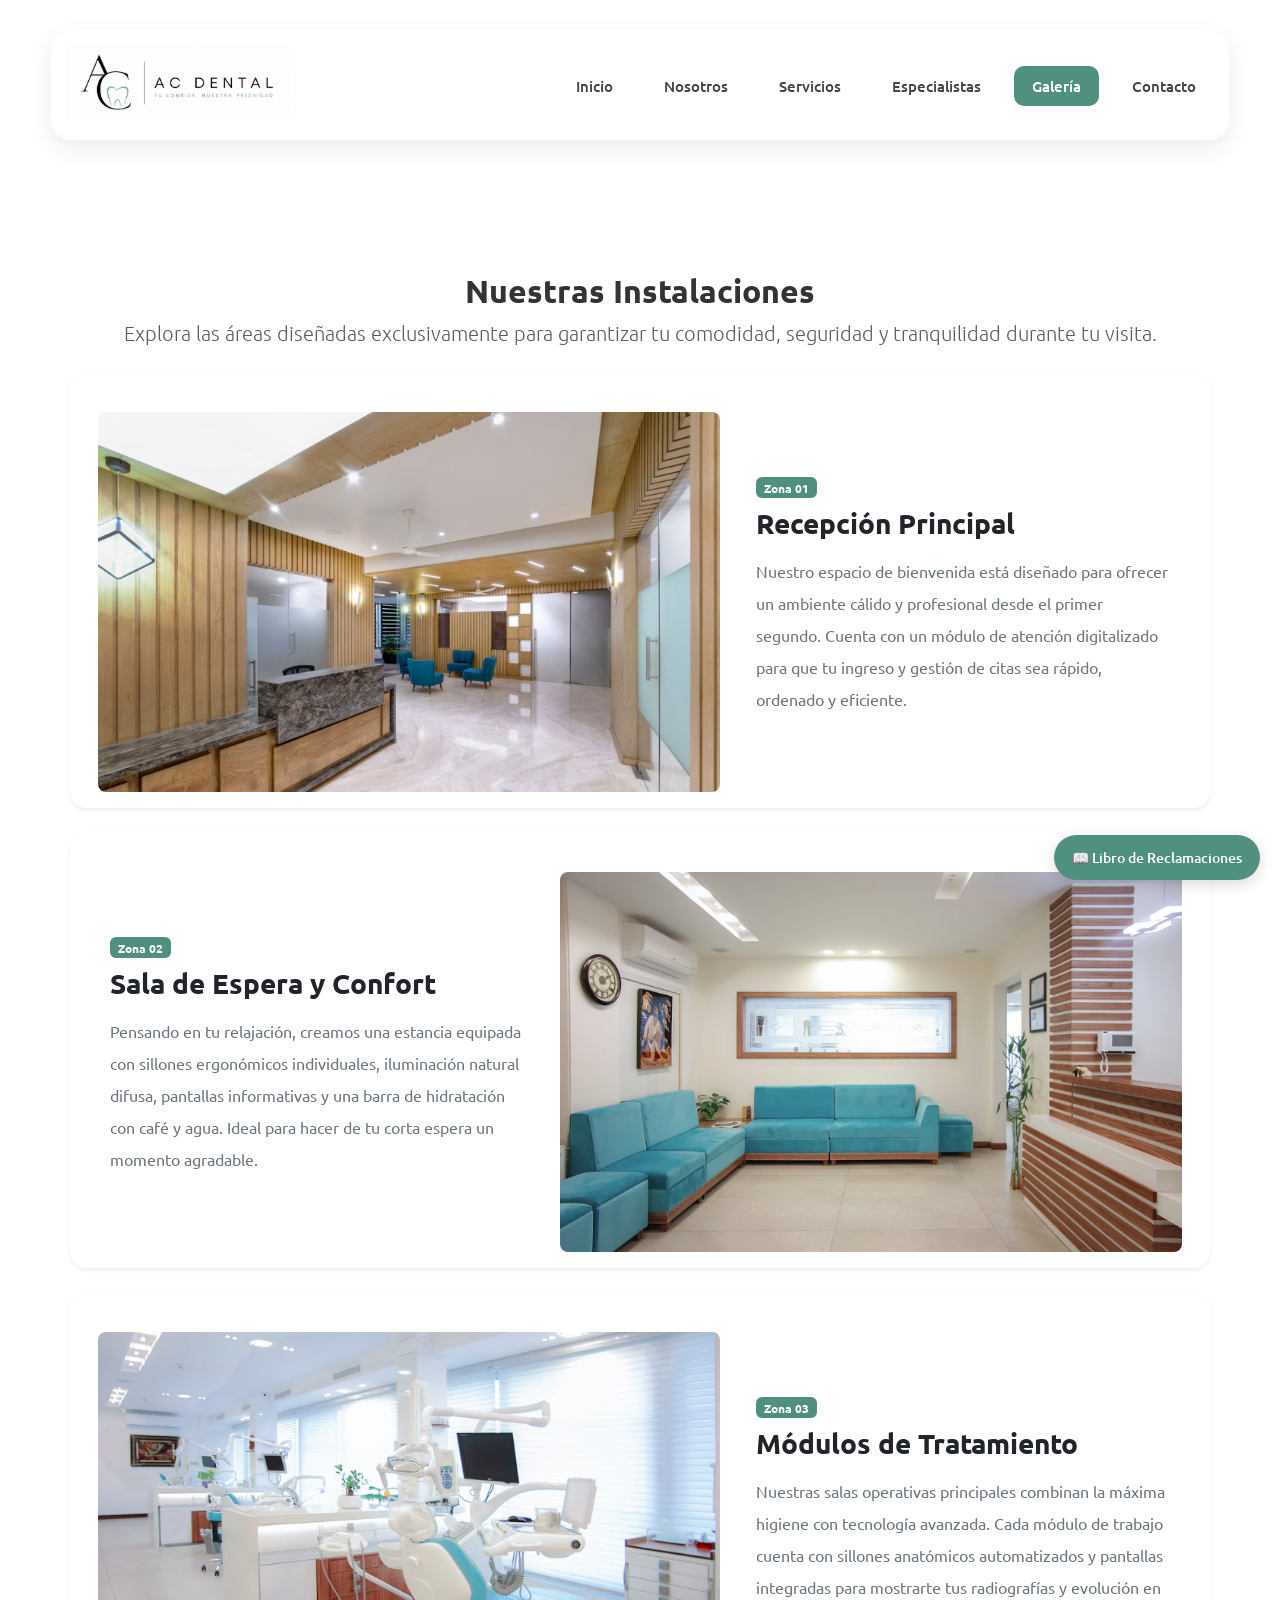
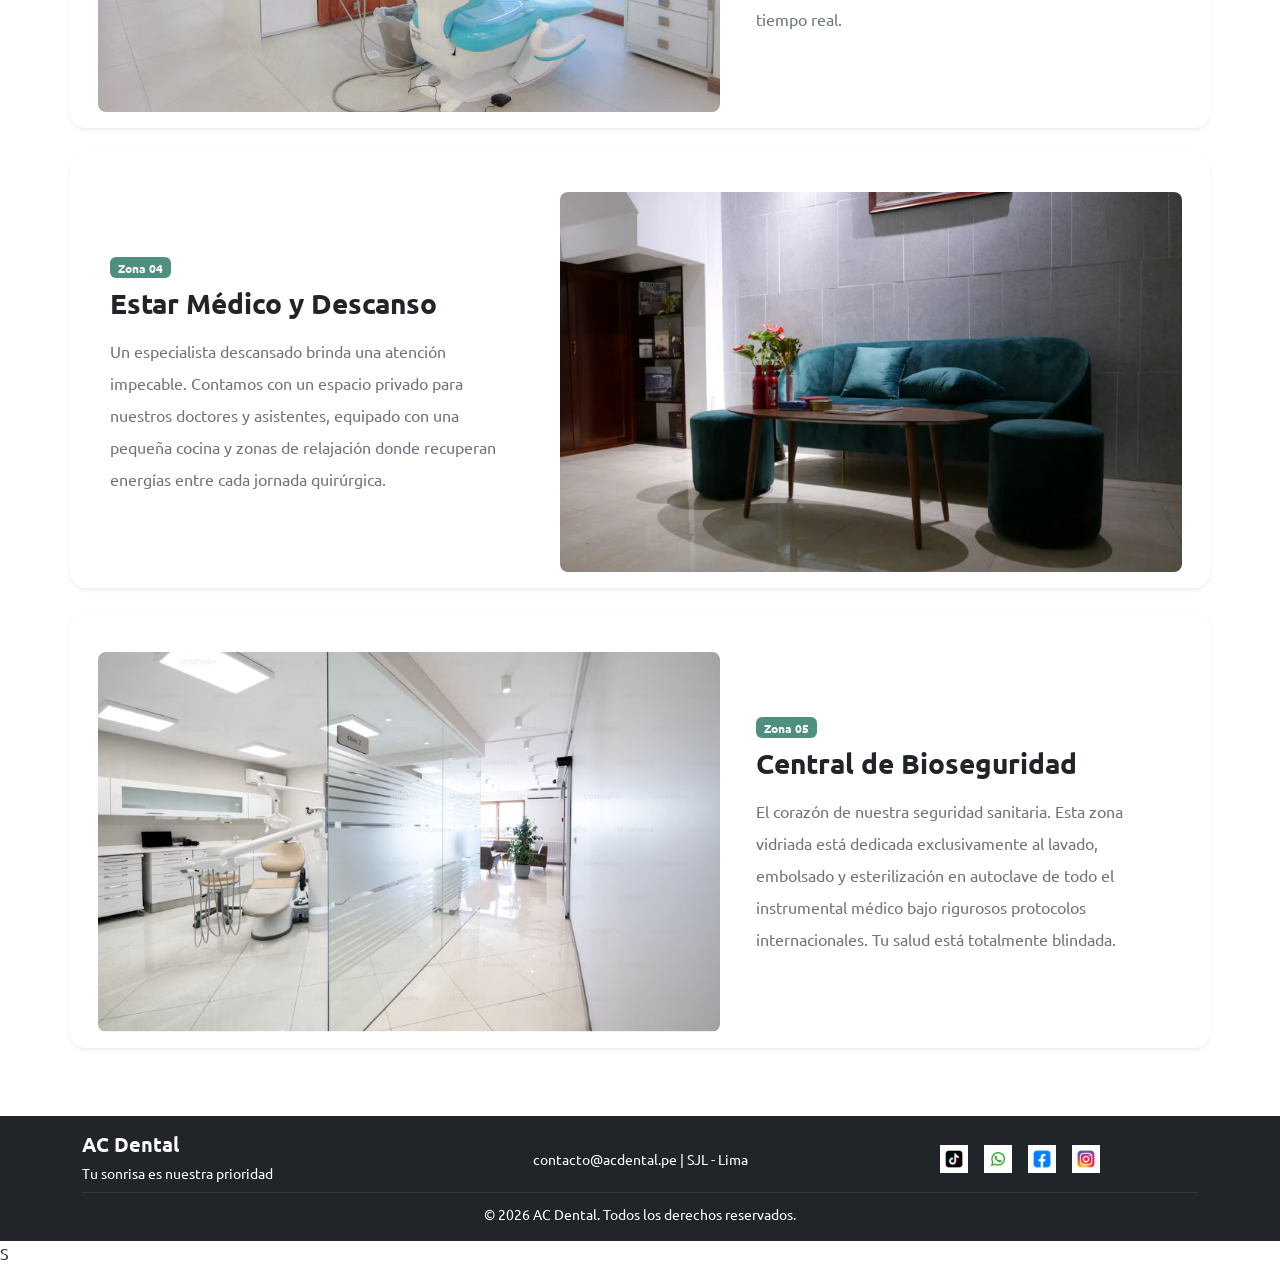
<file: galeria.html>
<!doctype html>
<html lang="es">

<head>
    <meta charset="UTF-8">
    <meta name="viewport" content="width=device-width, initial-scale=1.0">
    <title>AC Dental | Galería de Instalaciones</title>
    <link href="css/style.css" rel="stylesheet">
    <link rel="preconnect" href="https://fonts.googleapis.com">
    <link rel="preconnect" href="https://fonts.gstatic.com" crossorigin>
    <link href="https://fonts.googleapis.com/css2?family=Ubuntu:ital,wght@0,300;0,400;0,500;0,700;1,300;1,400;1,500;1,700&display=swap" rel="stylesheet">
    <link href="https://cdn.jsdelivr.net/npm/bootstrap@5.3.3/dist/css/bootstrap.min.css" rel="stylesheet">
</head>

<body class="jcb-body">

<div class="jcb-preloader" id="jcbPreloader">
    <div class="jcb-preloader-izq"></div>
    <div class="jcb-preloader-der"></div>
    <div class="jcb-preloader-logo" id="jcbPreloaderLogo">
        <img src="images/logo horizontal.png" alt="Cargando...">
    </div>
</div>

<header class="jcb-header">
    <div class="logo jcb-logo">
        <a href="index.html" style="display: inline-block; cursor: pointer; position: relative; z-index: 10;">
            <img src="images/logo horizontal.png" alt="Logo AC Dental">
        </a>
    </div>
    <nav class="jcb-nav">
        <ul>
            <li><a href="index.html" class="jcb-nav-link">Inicio</a></li>
            <li><a href="nosotros.html" class="jcb-nav-link">Nosotros</a></li>
            <li><a href="servicios.html" class="jcb-nav-link">Servicios</a></li>
            <li><a href="especialistas.html" class="jcb-nav-link">Especialistas</a></li>
            <li><a href="galeria.html" class="jcb-nav-link active">Galería</a></li>
            <li><a href="contacto.html" class="jcb-nav-link">Contacto</a></li>
        </ul>
    </nav>
</header>

<main>

<section class="container my-5 jcb-accordion-section">

    <div class="text-center my-5 pt-3">
        <h2 class="fw-bold jcb-anim-title">Nuestras Instalaciones</h2>
        <p class="lead text-muted">
            Explora las áreas diseñadas exclusivamente para garantizar tu comodidad, seguridad y tranquilidad durante tu visita.
        </p>
    </div>

    <div class="d-flex flex-column gap-5 mt-4">

        <div class="row align-items-center g-4 bg-white shadow-sm rounded-4 overflow-hidden p-3 border-0">
            <div class="col-lg-7 order-lg-1">
                <img src="images/1.1.png" alt="Recepción AC Dental" class="img-fluid rounded-3" style="width: 100%; height: 380px; object-fit: cover;">
            </div>
            <div class="col-lg-5 order-lg-2 p-4">
                <span class="badge mb-2 text-white" style="background-color: #4F8F80;">Zona 01</span>
                <h3 class="fw-bold text-dark mb-3">Recepción Principal</h3>
                <p class="text-secondary lh-lg">
                    Nuestro espacio de bienvenida está diseñado para ofrecer un ambiente cálido y profesional desde el primer segundo. Cuenta con un módulo de atención digitalizado para que tu ingreso y gestión de citas sea rápido, ordenado y eficiente.
                </p>
            </div>
        </div>

        <div class="row align-items-center g-4 bg-white shadow-sm rounded-4 overflow-hidden p-3 border-0">
            <div class="col-lg-7 order-lg-2">
                <img src="images/1.2.png" alt="Sala de Espera" class="img-fluid rounded-3" style="width: 100%; height: 380px; object-fit: cover;">
            </div>
            <div class="col-lg-5 order-lg-1 p-4">
                <span class="badge mb-2 text-white" style="background-color: #4F8F80;">Zona 02</span>
                <h3 class="fw-bold text-dark mb-3">Sala de Espera y Confort</h3>
                <p class="text-secondary lh-lg">
                    Pensando en tu relajación, creamos una estancia equipada con sillones ergonómicos individuales, iluminación natural difusa, pantallas informativas y una barra de hidratación con café y agua. Ideal para hacer de tu corta espera un momento agradable.
                </p>
            </div>
        </div>

        <div class="row align-items-center g-4 bg-white shadow-sm rounded-4 overflow-hidden p-3 border-0">
            <div class="col-lg-7 order-lg-1">
                <img src="images/1.3.png" alt="Consultorio Dental" class="img-fluid rounded-3" style="width: 100%; height: 380px; object-fit: cover;">
            </div>
            <div class="col-lg-5 order-lg-2 p-4">
                <span class="badge mb-2 text-white" style="background-color: #4F8F80;">Zona 03</span>
                <h3 class="fw-bold text-dark mb-3">Módulos de Tratamiento</h3>
                <p class="text-secondary lh-lg">
                    Nuestras salas operativas principales combinan la máxima higiene con tecnología avanzada. Cada módulo de trabajo cuenta con sillones anatómicos automatizados y pantallas integradas para mostrarte tus radiografías y evolución en tiempo real.
                </p>
            </div>
        </div>

        <div class="row align-items-center g-4 bg-white shadow-sm rounded-4 overflow-hidden p-3 border-0">
            <div class="col-lg-7 order-lg-2">
                <img src="images/1.4.png" alt="Área de Descanso Personal" class="img-fluid rounded-3" style="width: 100%; height: 380px; object-fit: cover;">
            </div>
            <div class="col-lg-5 order-lg-1 p-4">
                <span class="badge mb-2 text-white" style="background-color: #4F8F80;">Zona 04</span>
                <h3 class="fw-bold text-dark mb-3">Estar Médico y Descanso</h3>
                <p class="text-secondary lh-lg">
                    Un especialista descansado brinda una atención impecable. Contamos con un espacio privado para nuestros doctores y asistentes, equipado con una pequeña cocina y zonas de relajación donde recuperan energías entre cada jornada quirúrgica.
                </p>
            </div>
        </div>

        <div class="row align-items-center g-4 bg-white shadow-sm rounded-4 overflow-hidden p-3 border-0">
            <div class="col-lg-7 order-lg-1">
                <img src="images/1.5.png" alt="Laboratorio de Esterilización" class="img-fluid rounded-3" style="width: 100%; height: 380px; object-fit: cover;">
            </div>
            <div class="col-lg-5 order-lg-2 p-4">
                <span class="badge mb-2 text-white" style="background-color: #4F8F80;">Zona 05</span>
                <h3 class="fw-bold text-dark mb-3">Central de Bioseguridad</h3>
                <p class="text-secondary lh-lg">
                    El corazón de nuestra seguridad sanitaria. Esta zona vidriada está dedicada exclusivamente al lavado, embolsado y esterilización en autoclave de todo el instrumental médico bajo rigurosos protocolos internacionales. Tu salud está totalmente blindada.
                </p>
            </div>
        </div>

    </div>

</section>

</main>

<footer class="bg-dark text-white py-3 mt-5 jcb-footer">
    <div class="container text-center text-md-start">
        <div class="row align-items-center">
            <div class="col-md-4 mb-2 mb-md-0">
                <h5 class="fw-bold mb-1">AC Dental</h5>
                <small>Tu sonrisa es nuestra prioridad</small>
            </div>
            <div class="col-md-4 mb-2 mb-md-0 text-center">
                <small>contacto@acdental.pe | SJL - Lima</small>
            </div>
            <div class="col-md-4 text-center">
                <div class="d-flex justify-content-center gap-3">
                    <a href="#" class="jcb-social-link"><img src="images/T1.png" width="28" alt="TikTok"></a>
                    <a href="#" class="jcb-social-link"><img src="images/T2.png" width="28" alt="WhatsApp"></a>
                    <a href="#" class="jcb-social-link"><img src="images/T3.png" width="28" alt="Facebook"></a>
                    <a href="#" class="jcb-social-link"><img src="images/T4.png" width="28" alt="Instagram"></a>
                </div>
            </div>
        </div>
        <hr class="border-secondary my-2">
        <div class="text-center">
            <small>© 2026 AC Dental. Todos los derechos reservados.</small>
        </div>
    </div>
</footer>

<script src="https://cdn.jsdelivr.net/npm/bootstrap@5.3.3/dist/js/bootstrap.bundle.min.js"></script>S

<a href="contacto.html" class="jcb-btn-reclamaciones">📖 Libro de Reclamaciones</a>

<script>
    window.addEventListener('load', function() {
        var preloader = document.getElementById('jcbPreloader');
        var logo = document.getElementById('jcbPreloaderLogo');
        
        
        if(logo) logo.style.opacity = '0';
        
        
        if(preloader) preloader.classList.add('jcb-preloader-oculto');
    });
</script>

</body>
</html>
</file>
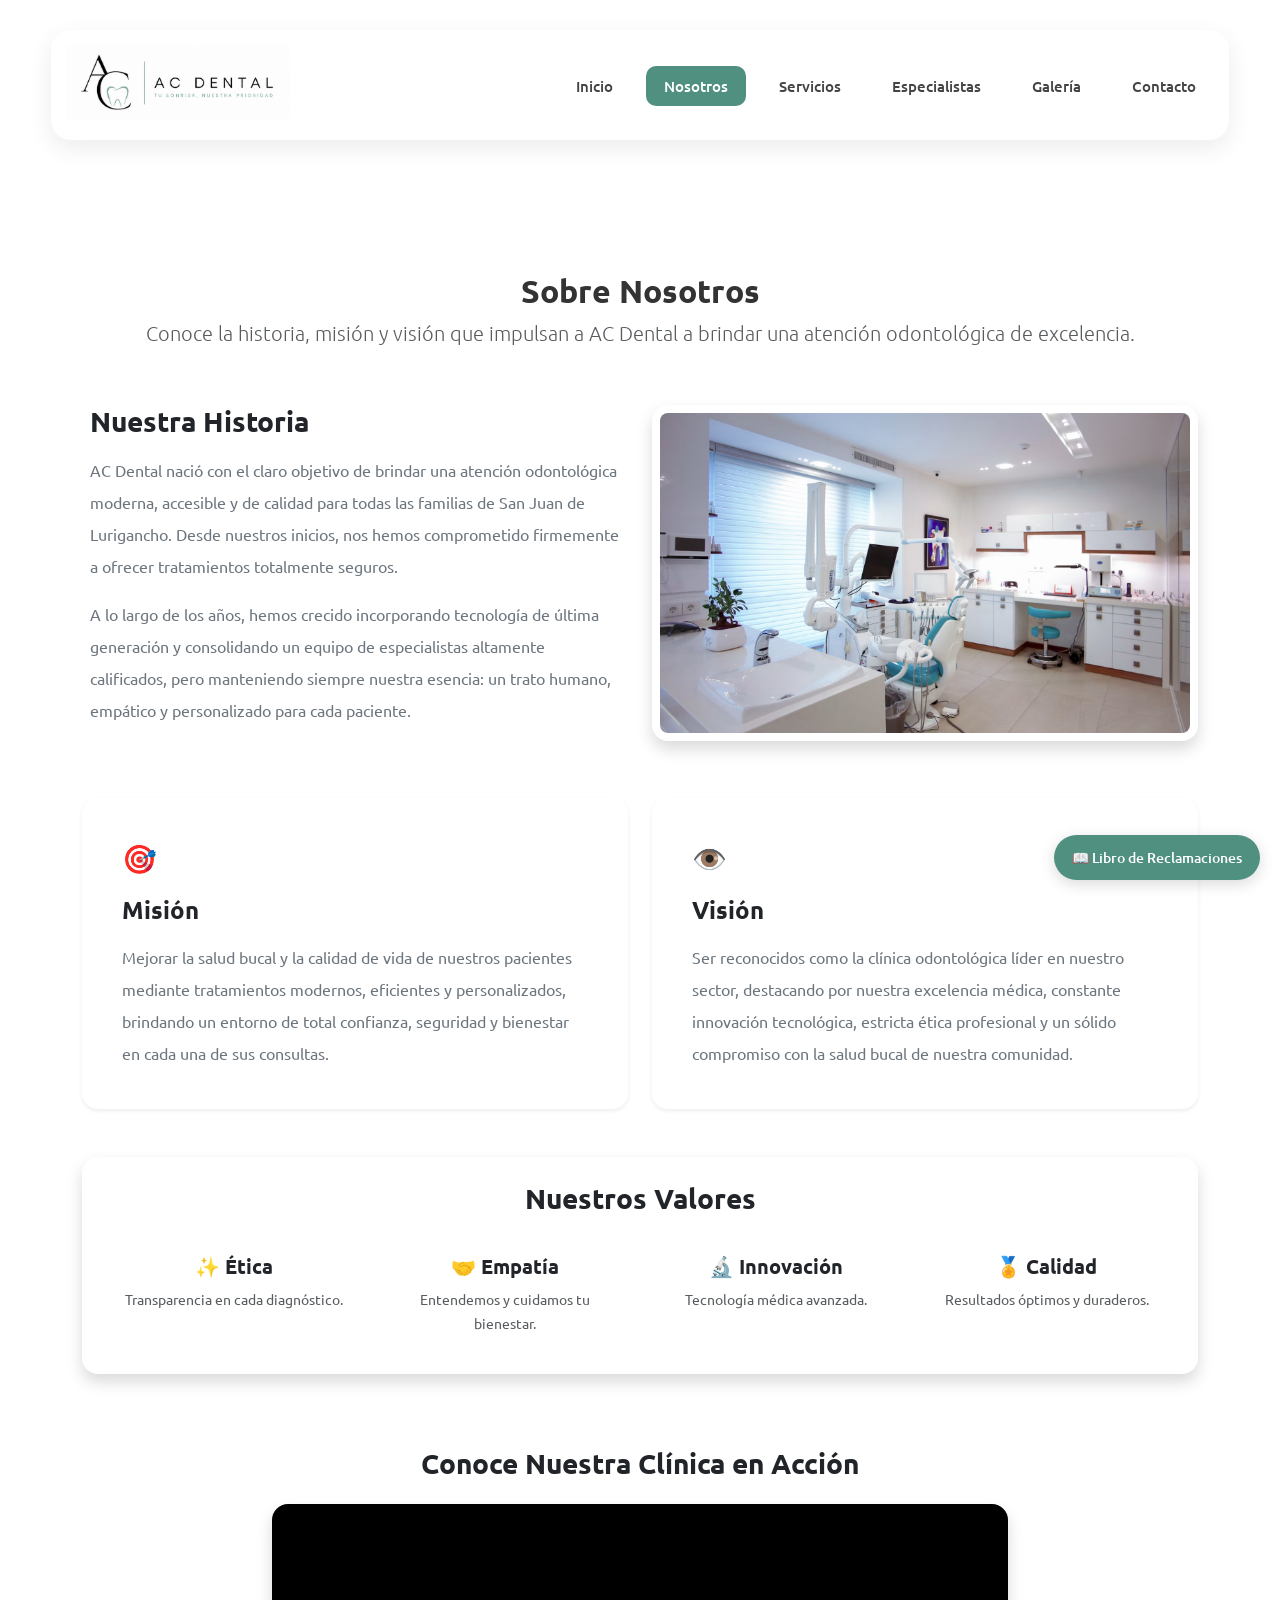
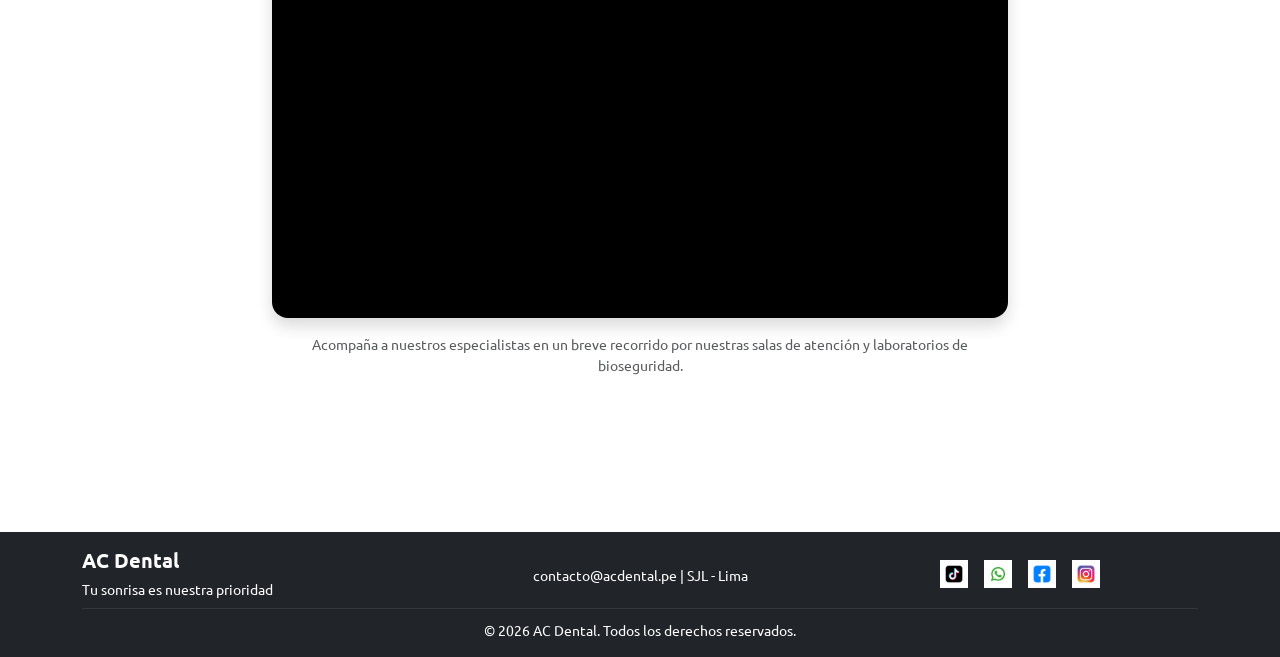
<file: nosotros.html>
<!doctype html>
<html lang="es">

<head>
    <meta charset="UTF-8">
    <meta name="viewport" content="width=device-width, initial-scale=1.0">
    <title>AC Dental | Nosotros</title>
    <link href="css/style.css" rel="stylesheet">
    <link rel="preconnect" href="https://fonts.googleapis.com">
    <link rel="preconnect" href="https://fonts.gstatic.com" crossorigin>
    <link href="https://fonts.googleapis.com/css2?family=Ubuntu:ital,wght@0,300;0,400;0,500;0,700;1,300;1,400;1,500;1,700&display=swap" rel="stylesheet">
    <link href="https://cdn.jsdelivr.net/npm/bootstrap@5.3.3/dist/css/bootstrap.min.css" rel="stylesheet">
</head>

<body class="jcb-body">

<div class="jcb-preloader" id="jcbPreloader">
    <div class="jcb-preloader-izq"></div>
    <div class="jcb-preloader-der"></div>
    <div class="jcb-preloader-logo" id="jcbPreloaderLogo">
        <img src="images/logo horizontal.png" alt="Cargando...">
    </div>
</div>

<header class="jcb-header">
    <div class="logo jcb-logo">
        <a href="index.html" style="display: inline-block; cursor: pointer; position: relative; z-index: 10;">
            <img src="images/logo horizontal.png" alt="Logo AC Dental">
        </a>
    </div>
    <nav class="jcb-nav">
        <ul>
            <li><a href="index.html" class="jcb-nav-link">Inicio</a></li>
            <li><a href="nosotros.html" class="jcb-nav-link active">Nosotros</a></li>
            <li><a href="servicios.html" class="jcb-nav-link">Servicios</a></li>
            <li><a href="especialistas.html" class="jcb-nav-link">Especialistas</a></li>
            <li><a href="galeria.html" class="jcb-nav-link">Galería</a></li>
            <li><a href="contacto.html" class="jcb-nav-link">Contacto</a></li>
        </ul>
    </nav>
</header>

<main>

<section class="container my-5 jcb-accordion-section">

    <div class="text-center my-5 pt-3">
        <h2 class="fw-bold jcb-anim-title">Sobre Nosotros</h2>
        <p class="lead text-muted">
            Conoce la historia, misión y visión que impulsan a AC Dental a brindar una atención odontológica de excelencia.
        </p>
    </div>

    <div class="row align-items-center g-4 mb-5">
        <div class="col-md-6">
            <div class="p-2">
                <h3 class="fw-bold text-dark mb-3">Nuestra Historia</h3>
                <p class="text-secondary lh-lg">
                    AC Dental nació con el claro objetivo de brindar una atención odontológica moderna, accesible y de calidad para todas las familias de San Juan de Lurigancho. Desde nuestros inicios, nos hemos comprometido firmemente a ofrecer tratamientos totalmente seguros.
                </p>
                <p class="text-secondary lh-lg">
                    A lo largo de los años, hemos crecido incorporando tecnología de última generación y consolidando un equipo de especialistas altamente calificados, pero manteniendo siempre nuestra esencia: un trato humano, empático y personalizado para cada paciente.
                </p>
            </div>
        </div>
        <div class="col-md-6">
            <div class="shadow rounded-4 overflow-hidden bg-white p-2">
                <img src="images/Instalaciones.png" alt="Instalaciones AC Dental" class="img-fluid rounded-3 jcb-hero-img" style="width: 100%; height: 320px; object-fit: cover;">
            </div>
        </div>
    </div>

    <div class="row g-4 mb-5">
        <div class="col-md-6">
            <div class="card h-100 shadow-sm border-0 p-4 rounded-4 bg-white">
                <div class="card-body">
                    <div class="mb-3 fs-3 text-primary">🎯</div>
                    <h4 class="card-title fw-bold text-dark mb-3">Misión</h4>
                    <p class="card-text text-secondary lh-lg">
                        Mejorar la salud bucal y la calidad de vida de nuestros pacientes mediante tratamientos modernos, eficientes y personalizados, brindando un entorno de total confianza, seguridad y bienestar en cada una de sus consultas.
                    </p>
                </div>
            </div>
        </div>
        <div class="col-md-6">
            <div class="card h-100 shadow-sm border-0 p-4 rounded-4 bg-white">
                <div class="card-body">
                    <div class="mb-3 fs-3 text-success">👁️</div>
                    <h4 class="card-title fw-bold text-dark mb-3">Visión</h4>
                    <p class="card-text text-secondary lh-lg">
                        Ser reconocidos como la clínica odontológica líder en nuestro sector, destacando por nuestra excelencia médica, constante innovación tecnológica, estricta ética profesional y un sólido compromiso con la salud bucal de nuestra comunidad.
                    </p>
                </div>
            </div>
        </div>
    </div>

    <div class="shadow p-4 rounded-4 bg-white border-0 mt-5">
        <h3 class="fw-bold text-dark text-center mb-4">Nuestros Valores</h3>
        <div class="row text-center g-3">
            <div class="col-6 col-md-3">
                <div class="p-3">
                    <h5 class="fw-bold text-dark">✨ Ética</h5>
                    <small class="text-muted">Transparencia en cada diagnóstico.</small>
                </div>
            </div>
            <div class="col-6 col-md-3">
                <div class="p-3">
                    <h5 class="fw-bold text-dark">🤝 Empatía</h5>
                    <small class="text-muted">Entendemos y cuidamos tu bienestar.</small>
                </div>
            </div>
            <div class="col-6 col-md-3">
                <div class="p-3">
                    <h5 class="fw-bold text-dark">🔬 Innovación</h5>
                    <small class="text-muted">Tecnología médica avanzada.</small>
                </div>
            </div>
            <div class="col-6 col-md-3">
                <div class="p-3">
                    <h5 class="fw-bold text-dark">🏅 Calidad</h5>
                    <small class="text-muted">Resultados óptimos y duraderos.</small>
                </div>
            </div>
        </div>
    </div>

    <div class="my-5 py-4">
        <h3 class="fw-bold text-dark text-center mb-4">Conoce Nuestra Clínica en Acción</h3>
        <div class="row justify-content-center">
            <div class="col-lg-10 col-xl-8">
                <div class="ratio ratio-16x9 shadow rounded-4 overflow-hidden bg-black">
                    <iframe src="https://www.youtube.com/embed/b3w2DMvAb5Q" title="Video Institucional AC Dental" allowfullscreen></iframe>
                </div>
                <p class="text-muted text-center small mt-3">
                    Acompaña a nuestros especialistas en un breve recorrido por nuestras salas de atención y laboratorios de bioseguridad.
                </p>
            </div>
        </div>
    </div>

</section>

</main>

<footer class="bg-dark text-white py-3 mt-5 jcb-footer">
    <div class="container text-center text-md-start">
        <div class="row align-items-center">
            <div class="col-md-4 mb-2 mb-md-0">
                <h5 class="fw-bold mb-1">AC Dental</h5>
                <small>Tu sonrisa es nuestra prioridad</small>
            </div>
            <div class="col-md-4 mb-2 mb-md-0 text-center">
                <small>contacto@acdental.pe | SJL - Lima</small>
            </div>
            <div class="col-md-4 text-center">
                <div class="d-flex justify-content-center gap-3">
                    <a href="#" class="jcb-social-link"><img src="images/T1.png" width="28" alt="TikTok"></a>
                    <a href="#" class="jcb-social-link"><img src="images/T2.png" width="28" alt="WhatsApp"></a>
                    <a href="#" class="jcb-social-link"><img src="images/T3.png" width="28" alt="Facebook"></a>
                    <a href="#" class="jcb-social-link"><img src="images/T4.png" width="28" alt="Instagram"></a>
                </div>
            </div>
        </div>
        <hr class="border-secondary my-2">
        <div class="text-center">
            <small>© 2026 AC Dental. Todos los derechos reservados.</small>
        </div>
    </div>
</footer>

<script src="https://cdn.jsdelivr.net/npm/bootstrap@5.3.3/dist/js/bootstrap.bundle.min.js"></script>

<a href="contacto.html" class="jcb-btn-reclamaciones">📖 Libro de Reclamaciones</a>

<script>
    window.addEventListener('load', function() {
        var preloader = document.getElementById('jcbPreloader');
        var logo = document.getElementById('jcbPreloaderLogo');
        
        
        if(logo) logo.style.opacity = '0';
        
       
        if(preloader) preloader.classList.add('jcb-preloader-oculto');
    });
</script>

</body>
</html>
</file>
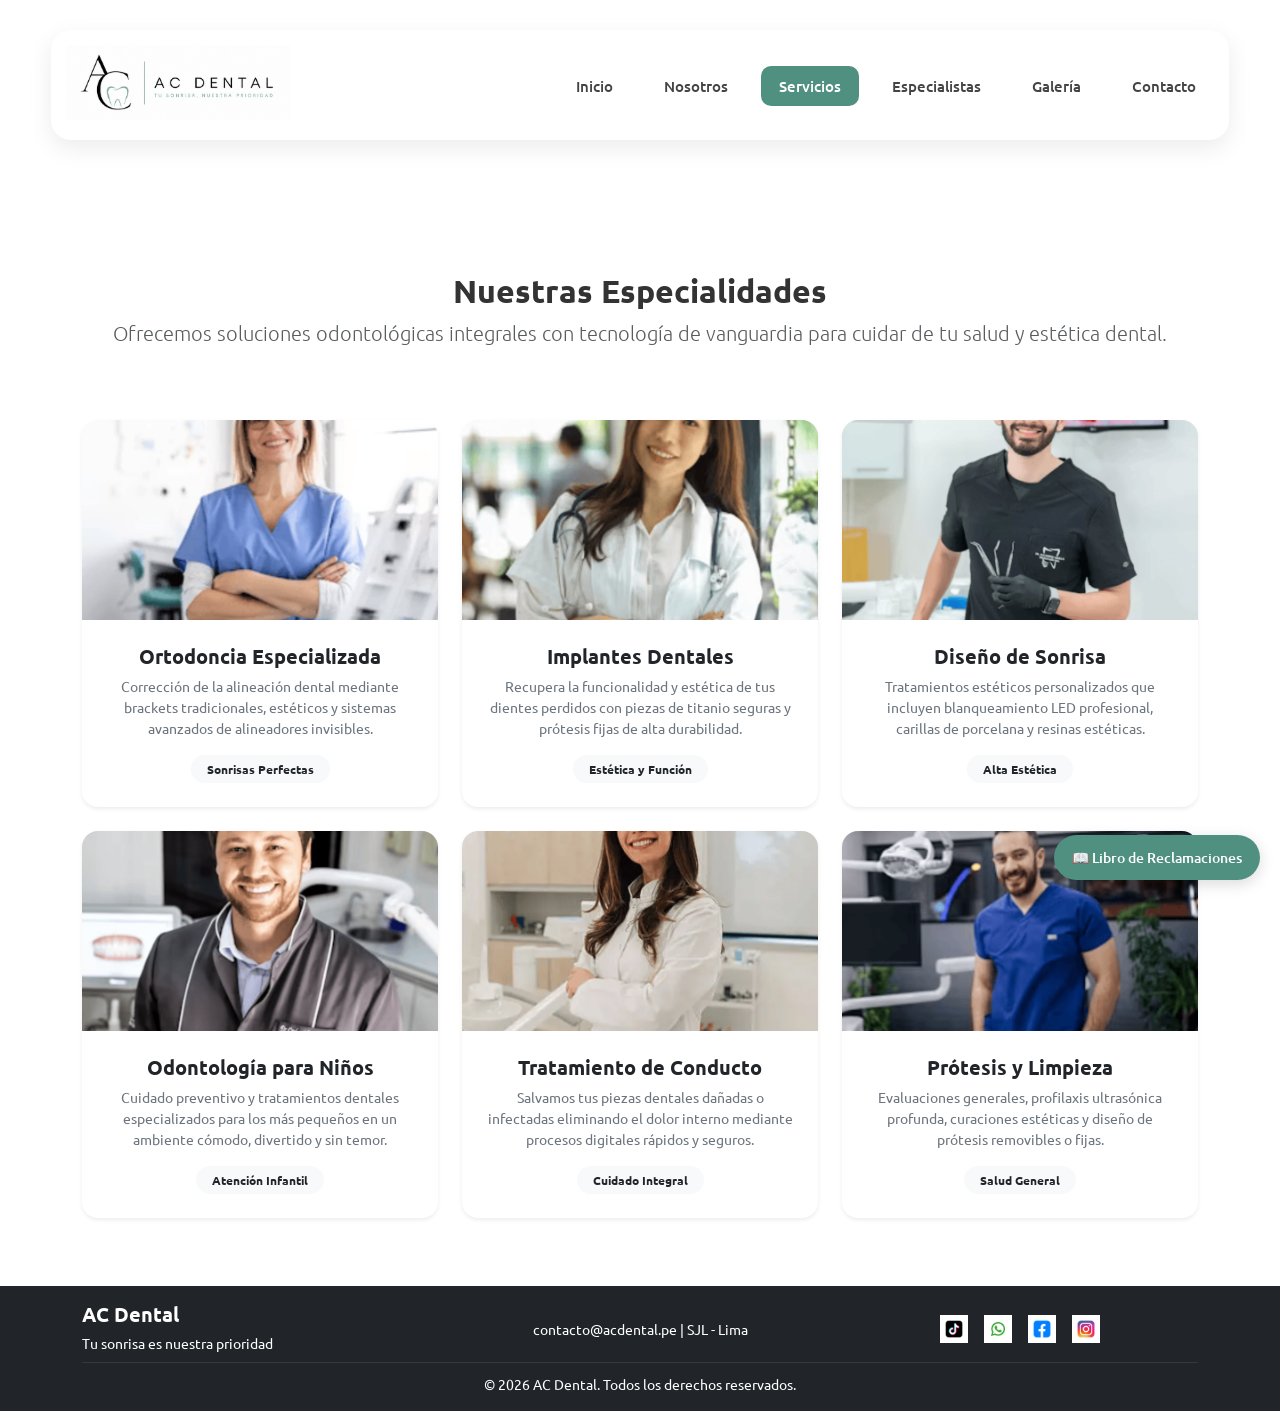
<file: servicios.html>
<!doctype html>
<html lang="es">

<head>
    <meta charset="UTF-8">
    <meta name="viewport" content="width=device-width, initial-scale=1.0">
    <title>AC Dental | Nuestros Servicios</title>
    <link href="css/style.css" rel="stylesheet">
    <link rel="preconnect" href="https://fonts.googleapis.com">
    <link rel="preconnect" href="https://fonts.gstatic.com" crossorigin>
    <link href="https://fonts.googleapis.com/css2?family=Ubuntu:ital,wght@0,300;0,400;0,500;0,700;1,300;1,400;1,500;1,700&display=swap" rel="stylesheet">
    <link href="https://cdn.jsdelivr.net/npm/bootstrap@5.3.3/dist/css/bootstrap.min.css" rel="stylesheet">
</head>

<body class="jcb-body">

<div class="jcb-preloader" id="jcbPreloader">
    <div class="jcb-preloader-izq"></div>
    <div class="jcb-preloader-der"></div>
    <div class="jcb-preloader-logo" id="jcbPreloaderLogo">
        <img src="images/logo horizontal.png" alt="Cargando...">
    </div>
</div>

<header class="jcb-header">
    <div class="logo jcb-logo">
        <a href="index.html" style="display: inline-block; cursor: pointer; position: relative; z-index: 10;">
            <img src="images/logo horizontal.png" alt="Logo AC Dental">
        </a>
    </div>
    <nav class="jcb-nav">
        <ul>
            <li><a href="index.html" class="jcb-nav-link">Inicio</a></li>
            <li><a href="nosotros.html" class="jcb-nav-link">Nosotros</a></li>
            <li><a href="servicios.html" class="jcb-nav-link active">Servicios</a></li>
            <li><a href="especialistas.html" class="jcb-nav-link">Especialistas</a></li>
            <li><a href="galeria.html" class="jcb-nav-link">Galería</a></li>
            <li><a href="contacto.html" class="jcb-nav-link">Contacto</a></li>
        </ul>
    </nav>
</header>

<main>

<section class="container my-5 jcb-accordion-section">

    <div class="text-center my-5 pt-3">
        <h2 class="fw-bold jcb-anim-title">Nuestras Especialidades</h2>
        <p class="lead text-muted">
            Ofrecemos soluciones odontológicas integrales con tecnología de vanguardia para cuidar de tu salud y estética dental.
        </p>
    </div>

    <div class="row g-4 mt-3">

        <div class="col-md-6 col-lg-4">
            <div class="card h-100 shadow-sm border-0 rounded-4 overflow-hidden bg-white">
                <img src="images/1.png" class="card-img-top" alt="Ortodoncia" style="height: 200px; object-fit: cover;">
                <div class="card-body p-4 text-center">
                    <h5 class="fw-bold text-dark mb-2">Ortodoncia Especializada</h5>
                    <p class="text-secondary small mb-3">
                        Corrección de la alineación dental mediante brackets tradicionales, estéticos y sistemas avanzados de alineadores invisibles.
                    </p>
                    <span class="badge rounded-pill px-3 py-2 text-dark bg-light">Sonrisas Perfectas</span>
                </div>
            </div>
        </div>

        <div class="col-md-6 col-lg-4">
            <div class="card h-100 shadow-sm border-0 rounded-4 overflow-hidden bg-white">
                <img src="images/2.png" class="card-img-top" alt="Implantología" style="height: 200px; object-fit: cover;">
                <div class="card-body p-4 text-center">
                    <h5 class="fw-bold text-dark mb-2">Implantes Dentales</h5>
                    <p class="text-secondary small mb-3">
                        Recupera la funcionalidad y estética de tus dientes perdidos con piezas de titanio seguras y prótesis fijas de alta durabilidad.
                    </p>
                    <span class="badge rounded-pill px-3 py-2 text-dark bg-light">Estética y Función</span>
                </div>
            </div>
        </div>

        <div class="col-md-6 col-lg-4">
            <div class="card h-100 shadow-sm border-0 rounded-4 overflow-hidden bg-white">
                <img src="images/3.png" class="card-img-top" alt="Estética Dental" style="height: 200px; object-fit: cover;">
                <div class="card-body p-4 text-center">
                    <h5 class="fw-bold text-dark mb-2">Diseño de Sonrisa</h5>
                    <p class="text-secondary small mb-3">
                        Tratamientos estéticos personalizados que incluyen blanqueamiento LED profesional, carillas de porcelana y resinas estéticas.
                    </p>
                    <span class="badge rounded-pill px-3 py-2 text-dark bg-light">Alta Estética</span>
                </div>
            </div>
        </div>

        <div class="col-md-6 col-lg-4">
            <div class="card h-100 shadow-sm border-0 rounded-4 overflow-hidden bg-white">
                <img src="images/4.png" class="card-img-top" alt="Odontopediatría" style="height: 200px; object-fit: cover;">
                <div class="card-body p-4 text-center">
                    <h5 class="fw-bold text-dark mb-2">Odontología para Niños</h5>
                    <p class="text-secondary small mb-3">
                        Cuidado preventivo y tratamientos dentales especializados para los más pequeños en un ambiente cómodo, divertido y sin temor.
                    </p>
                    <span class="badge rounded-pill px-3 py-2 text-dark bg-light">Atención Infantil</span>
                </div>
            </div>
        </div>

        <div class="col-md-6 col-lg-4">
            <div class="card h-100 shadow-sm border-0 rounded-4 overflow-hidden bg-white">
                <img src="images/5.png" class="card-img-top" alt="Endodoncia" style="height: 200px; object-fit: cover;">
                <div class="card-body p-4 text-center">
                    <h5 class="fw-bold text-dark mb-2">Tratamiento de Conducto</h5>
                    <p class="text-secondary small mb-3">
                        Salvamos tus piezas dentales dañadas o infectadas eliminando el dolor interno mediante procesos digitales rápidos y seguros.
                    </p>
                    <span class="badge rounded-pill px-3 py-2 text-dark bg-light">Cuidado Integral</span>
                </div>
            </div>
        </div>

        <div class="col-md-6 col-lg-4">
            <div class="card h-100 shadow-sm border-0 rounded-4 overflow-hidden bg-white">
                <img src="images/6.png" class="card-img-top" alt="Rehabilitación Oral" style="height: 200px; object-fit: cover;">
                <div class="card-body p-4 text-center">
                    <h5 class="fw-bold text-dark mb-2">Prótesis y Limpieza</h5>
                    <p class="text-secondary small mb-3">
                        Evaluaciones generales, profilaxis ultrasónica profunda, curaciones estéticas y diseño de prótesis removibles o fijas.
                    </p>
                    <span class="badge rounded-pill px-3 py-2 text-dark bg-light">Salud General</span>
                </div>
            </div>
        </div>

    </div>

</section>

</main>

<footer class="bg-dark text-white py-3 mt-5 jcb-footer">
    <div class="container text-center text-md-start">
        <div class="row align-items-center">
            <div class="col-md-4 mb-2 mb-md-0">
                <h5 class="fw-bold mb-1">AC Dental</h5>
                <small>Tu sonrisa es nuestra prioridad</small>
            </div>
            <div class="col-md-4 mb-2 mb-md-0 text-center">
                <small>contacto@acdental.pe | SJL - Lima</small>
            </div>
            <div class="col-md-4 text-center">
                <div class="d-flex justify-content-center gap-3">
                    <a href="#" class="jcb-social-link"><img src="images/T1.png" width="28" alt="TikTok"></a>
                    <a href="#" class="jcb-social-link"><img src="images/T2.png" width="28" alt="WhatsApp"></a>
                    <a href="#" class="jcb-social-link"><img src="images/T3.png" width="28" alt="Facebook"></a>
                    <a href="#" class="jcb-social-link"><img src="images/T4.png" width="28" alt="Instagram"></a>
                </div>
            </div>
        </div>
        <hr class="border-secondary my-2">
        <div class="text-center">
            <small>© 2026 AC Dental. Todos los derechos reservados.</small>
        </div>
    </div>
</footer>

<script src="https://cdn.jsdelivr.net/npm/bootstrap@5.3.3/dist/js/bootstrap.bundle.min.js"></script>

<a href="contacto.html" class="jcb-btn-reclamaciones">📖 Libro de Reclamaciones</a>

<script>
    window.addEventListener('load', function() {
        var preloader = document.getElementById('jcbPreloader');
        var logo = document.getElementById('jcbPreloaderLogo');
        
        
        if(logo) logo.style.opacity = '0';
        
        
        if(preloader) preloader.classList.add('jcb-preloader-oculto');
    });
</script>

</body>
</html>
</file>
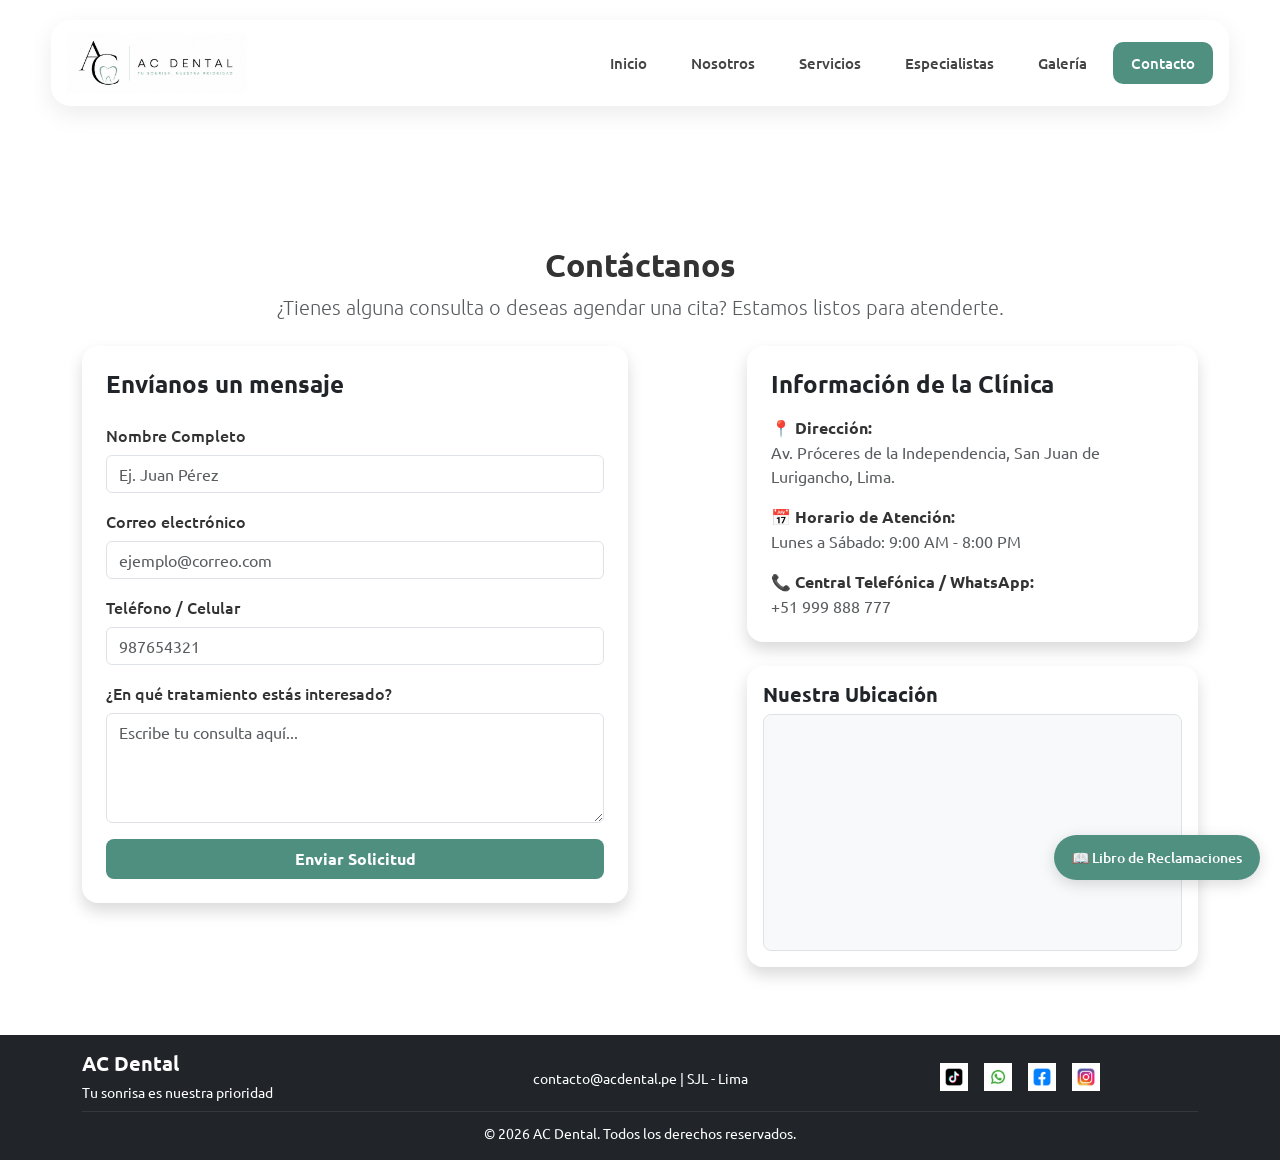
<file: AC Dental/contacto.html>
<!doctype html>
<html lang="es">

<head>
    <meta charset="UTF-8">
    <meta name="viewport" content="width=device-width, initial-scale=1.0">
    <title>AC Dental | Contacto</title>
    <link href="css/style.css" rel="stylesheet">
    <link rel="preconnect" href="https://fonts.googleapis.com">
    <link rel="preconnect" href="https://fonts.gstatic.com" crossorigin>
    <link href="https://fonts.googleapis.com/css2?family=Ubuntu:wght@300;400;500;700&display=swap" rel="stylesheet">
    <link href="https://cdn.jsdelivr.net/npm/bootstrap@5.3.3/dist/css/bootstrap.min.css" rel="stylesheet">
</head>

<body class="jcb-body">

<div class="jcb-preloader" id="jcbPreloader">
    <div class="jcb-preloader-izq"></div>
    <div class="jcb-preloader-der"></div>
    <div class="jcb-preloader-logo" id="jcbPreloaderLogo">
        <img src="images/logo horizontal.png" alt="Cargando...">
    </div>
</div>
<header class="jcb-header-nav navbar navbar-expand-lg navbar-light bg-white sticky-top">
    <div class="container-fluid px-3">
        <a class="navbar-brand jcb-logo" href="index.html">
            <img src="images/logo horizontal.png" alt="Logo AC Dental">
        </a>
        <button class="navbar-toggler border-0" type="button" data-bs-toggle="collapse" data-bs-target="#jcbNavbarMenu" aria-controls="jcbNavbarMenu" aria-expanded="false" aria-label="Toggle navigation">
            <span class="navbar-toggler-icon"></span>
        </button>
        <div class="collapse navbar-collapse justify-content-end" id="jcbNavbarMenu">
           <ul class="navbar-nav gap-2 mt-3 mt-lg-0 text-center">
    <li class="nav-item"><a href="index.html" class="jcb-nav-link">Inicio</a></li>
    <li class="nav-item"><a href="nosotros.html" class="jcb-nav-link">Nosotros</a></li>
    <li class="nav-item"><a href="servicios.html" class="jcb-nav-link">Servicios</a></li>
    <li class="nav-item"><a href="especialistas.html" class="jcb-nav-link">Especialistas</a></li>
    <li class="nav-item"><a href="galeria.html" class="jcb-nav-link">Galería</a></li>
    <li class="nav-item"><a href="contacto.html" class="jcb-nav-link active">Contacto</a></li>
           </ul>
        </div>
    </div>
</header>
<main>

<section class="container my-5 jcb-accordion-section">

    <div class="text-center my-4 pt-5">
        <h2 class="fw-bold jcb-anim-title">Contáctanos</h2>
        <p class="lead text-muted">
            ¿Tienes alguna consulta o deseas agendar una cita? Estamos listos para atenderte.
        </p>
    </div>

    <div class="row g-4 justify-content-center">

        <div class="col-md-6 col-lg-6">
            <form action="#" method="POST" class="shadow p-4 rounded-4 bg-white border-0">
                <h4 class="mb-4 fw-bold text-dark">Envíanos un mensaje</h4>
                
                <div class="mb-3">
                    <label for="nombre" class="form-label fw-medium">Nombre Completo</label>
                    <input type="text" class="form-control" id="nombre" name="nombre" placeholder="Ej. Juan Pérez" required>
                </div>

                <div class="mb-3">
                    <label for="correo" class="form-label fw-medium">Correo electrónico</label>
                    <input type="email" class="form-control" id="correo" name="correo" placeholder="ejemplo@correo.com" required>
                </div>

                <div class="mb-3">
                    <label for="telefono" class="form-label fw-medium">Teléfono / Celular</label>
                    <input type="tel" class="form-control" id="telefono" name="telefono" placeholder="987654321">
                </div>

                <div class="mb-3">
                    <label for="mensaje" class="form-label fw-medium">¿En qué tratamiento estás interesado?</label>
                    <textarea class="form-control" id="mensaje" name="mensaje" rows="4" placeholder="Escribe tu consulta aquí..." required></textarea>
                </div>

                <button type="submit" class="w-100 text-white fw-bold py-2 border-0 jcb-search-btn" style="background-color: #4F8F80; border-radius: 8px;">
                    Enviar Solicitud
                </button>
            </form>
        </div>

        <div class="col-md-6 col-lg-5 offset-lg-1 d-flex flex-column justify-content-between">
            
            <div class="shadow p-4 rounded-4 bg-white mb-4 border-0">
                <h4 class="mb-3 fw-bold text-dark">Información de la Clínica</h4>
                
                <ul class="list-unstyled mb-0">
                    <li class="mb-3">
                        <strong>📍 Dirección:</strong><br>
                        <span class="text-muted">Av. Próceres de la Independencia, San Juan de Lurigancho, Lima.</span>
                    </li>
                    <li class="mb-3">
                        <strong>📅 Horario de Atención:</strong><br>
                        <span class="text-muted">Lunes a Sábado: 9:00 AM - 8:00 PM</span>
                    </li>
                    <li class="mb-0">
                        <strong>📞 Central Telefónica / WhatsApp:</strong><br>
                        <span class="text-muted">+51 999 888 777</span>
                    </li>
                </ul>
            </div>

            <div class="shadow p-3 rounded-4 bg-white border-0 flex-grow-1 d-flex flex-column">
                <h5 class="fw-bold text-dark mb-2">Nuestra Ubicación</h5>
                <div class="ratio ratio-16x9 rounded-3 overflow-hidden bg-light border flex-grow-1">
                    <iframe src="https://www.google.com/maps/embed?pb=!1m18!1m12!1m3!1d15610.1654877395!2d-77.0125!3d-11.9833!2m3!1f0!2f0!3f0!3m2!1i1024!2i768!4f13.1!3m3!1m2!1s0x9105c5f2479e0a77%3A0x6b82a7f5a8c9039!2sSan%20Juan%20de%20Lurigancho!5e0!3m2!1ses-419!2spe!4v1710000000000!5m2!1ses-419!2spe" allowfullscreen="" loading="lazy" referrerpolicy="no-referrer-when-downgrade"></iframe>
                </div>
            </div>

        </div>

    </div>

</section>

</main>

<footer class="bg-dark text-white py-3 mt-5 jcb-footer">
    <div class="container text-center text-md-start">
        <div class="row align-items-center">
            <div class="col-md-4 mb-2 mb-md-0">
                <h5 class="fw-bold mb-1">AC Dental</h5>
                <small>Tu sonrisa es nuestra prioridad</small>
            </div>
            <div class="col-md-4 mb-2 mb-md-0 text-center">
                <small>contacto@acdental.pe | SJL - Lima</small>
            </div>
            <div class="col-md-4 text-center">
                <div class="d-flex justify-content-center gap-3">
                    <a href="#" class="jcb-social-link"><img src="images/T1.png" width="28" alt="TikTok"></a>
                    <a href="#" class="jcb-social-link"><img src="images/T2.png" width="28" alt="WhatsApp"></a>
                    <a href="#" class="jcb-social-link"><img src="images/T3.png" width="28" alt="Facebook"></a>
                    <a href="#" class="jcb-social-link"><img src="images/T4.png" width="28" alt="Instagram"></a>
                </div>
            </div>
        </div>
        <hr class="border-secondary my-2">
        <div class="text-center">
            <small>© 2026 AC Dental. Todos los derechos reservados.</small>
        </div>
    </div>
</footer>

<script src="https://cdn.jsdelivr.net/npm/bootstrap@5.3.3/dist/js/bootstrap.bundle.min.js"></script>

<a href="contacto.html" class="jcb-btn-reclamaciones">📖 Libro de Reclamaciones</a>

<script>
    window.addEventListener('load', function() {
        var preloader = document.getElementById('jcbPreloader');
        var logo = document.getElementById('jcbPreloaderLogo');
        
        // ocultamos el logo primero
        if(logo) logo.style.opacity = '0';
        
        // añadimos la clase que abre las cortinas
        if(preloader) preloader.classList.add('jcb-preloader-oculto');
    });
</script>

</body>
</html>
</file>
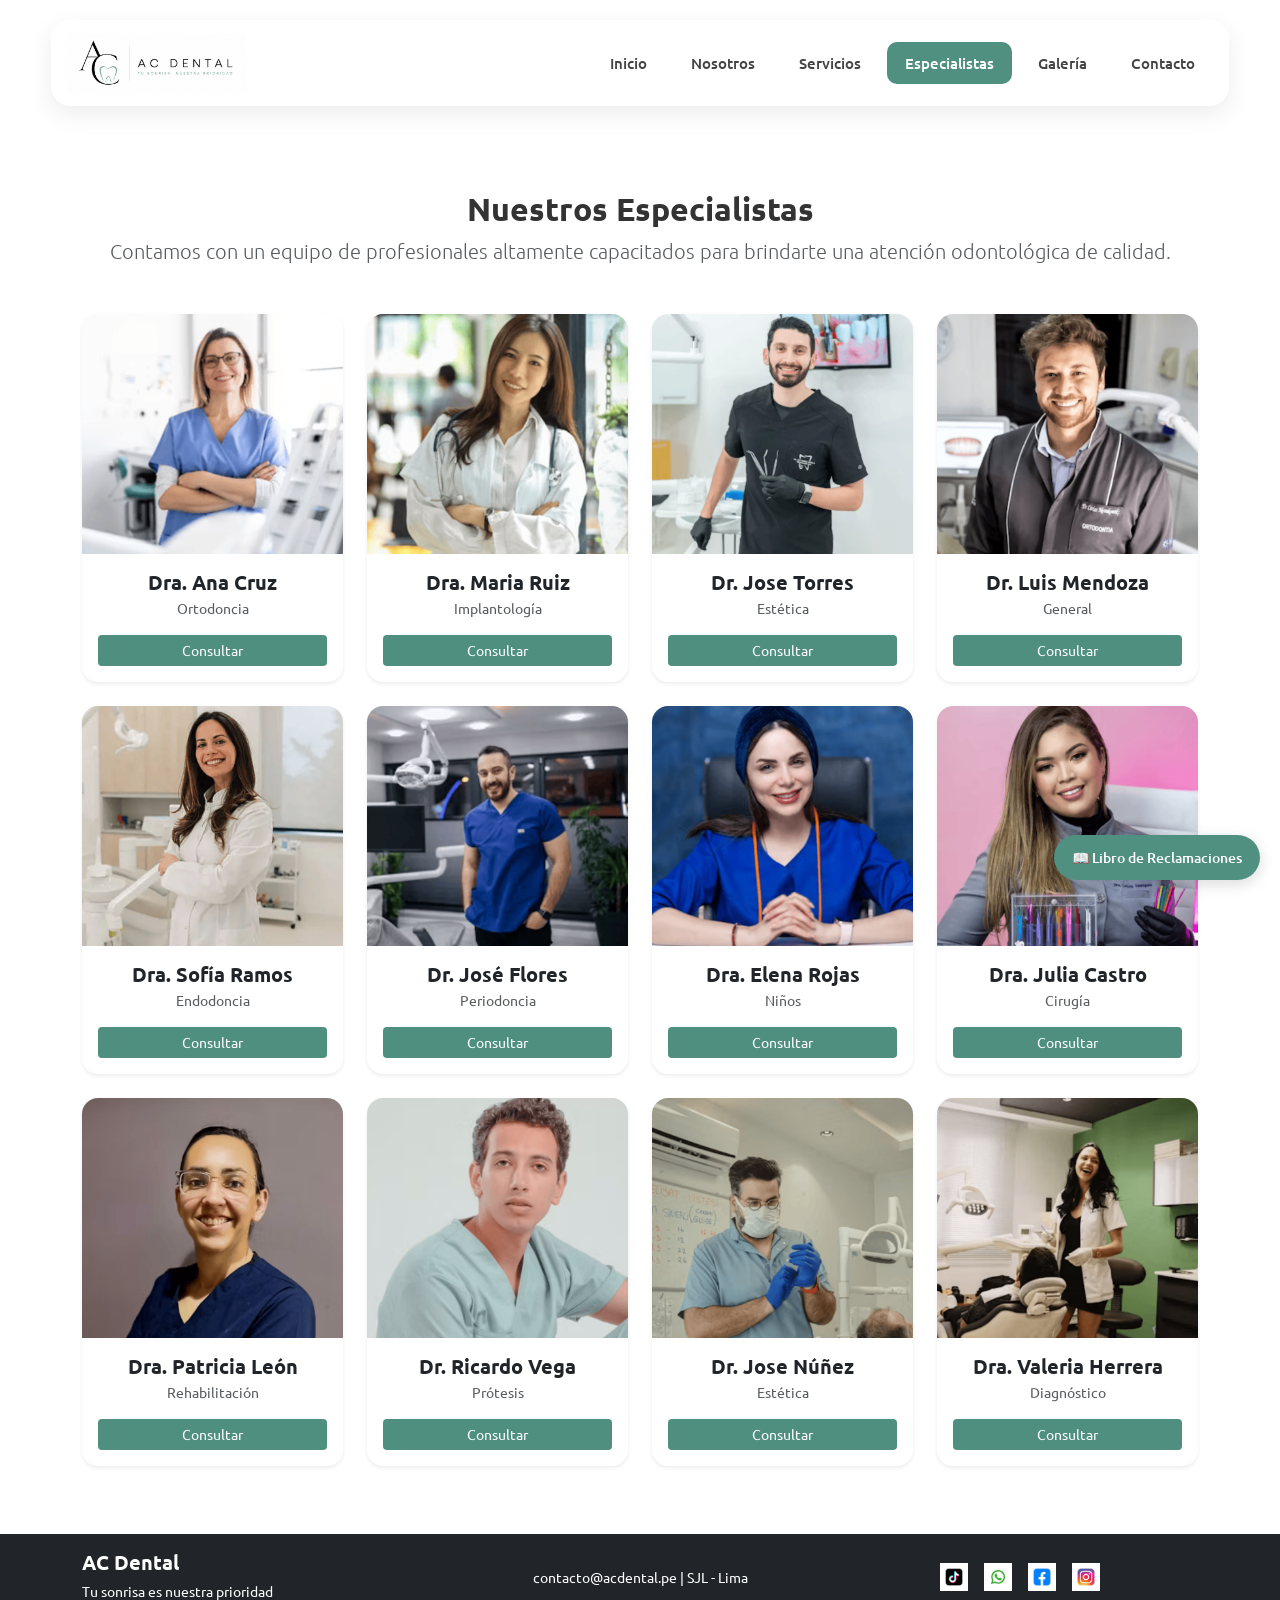
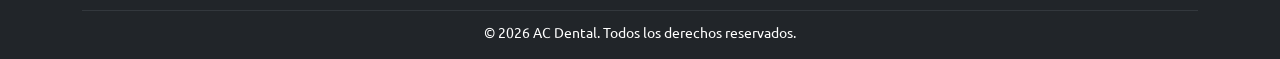
<file: AC Dental/especialistas.html>
<!doctype html>
<html lang="es">

<head>
    <meta charset="UTF-8">
    <meta name="viewport" content="width=device-width, initial-scale=1.0">
    <title>AC Dental | Especialistas</title>
    <link href="css/style.css" rel="stylesheet">
    <link rel="preconnect" href="https://fonts.googleapis.com">
    <link rel="preconnect" href="https://fonts.gstatic.com" crossorigin>
    <link href="https://fonts.googleapis.com/css2?family=Ubuntu:wght@300;400;500;700&display=swap" rel="stylesheet">
    <link href="https://cdn.jsdelivr.net/npm/bootstrap@5.3.3/dist/css/bootstrap.min.css" rel="stylesheet">
</head>

<body class="jcb-body">

<div class="jcb-preloader" id="jcbPreloader">
    <div class="jcb-preloader-izq"></div>
    <div class="jcb-preloader-der"></div>
    <div class="jcb-preloader-logo" id="jcbPreloaderLogo">
        <img src="images/logo horizontal.png" alt="Cargando...">
    </div>
</div>

<header class="jcb-header-nav navbar navbar-expand-lg navbar-light bg-white sticky-top">
    <div class="container-fluid px-3">
        <a class="navbar-brand jcb-logo" href="index.html">
            <img src="images/logo horizontal.png" alt="Logo AC Dental">
        </a>
        <button class="navbar-toggler border-0" type="button" data-bs-toggle="collapse" data-bs-target="#jcbNavbarMenu" aria-controls="jcbNavbarMenu" aria-expanded="false" aria-label="Toggle navigation">
            <span class="navbar-toggler-icon"></span>
        </button>
        <div class="collapse navbar-collapse justify-content-end" id="jcbNavbarMenu">
            <ul class="navbar-nav gap-2 mt-3 mt-lg-0 text-center">
    <li class="nav-item"><a href="index.html" class="jcb-nav-link">Inicio</a></li>
    <li class="nav-item"><a href="nosotros.html" class="jcb-nav-link">Nosotros</a></li>
    <li class="nav-item"><a href="servicios.html" class="jcb-nav-link">Servicios</a></li>
    <li class="nav-item"><a href="especialistas.html" class="jcb-nav-link active">Especialistas</a></li>
    <li class="nav-item"><a href="galeria.html" class="jcb-nav-link">Galería</a></li>
    <li class="nav-item"><a href="contacto.html" class="jcb-nav-link">Contacto</a></li>
            </ul>
        </div>
    </div>
</header>

<main>

<section class="container my-5 jcb-accordion-section">

    <div class="text-center mb-5 pt-3">
        <h2 class="fw-bold jcb-anim-title">Nuestros Especialistas</h2>
        <p class="lead text-muted">
            Contamos con un equipo de profesionales altamente capacitados para brindarte una atención odontológica de calidad.
        </p>
    </div>

    <div class="row g-4">

        <div class="col-sm-6 col-md-4 col-lg-3">
            <div class="card h-100 shadow-sm border-0 rounded-4 overflow-hidden bg-white">
                <img src="images/1.png" class="card-img-top" alt="Dra. Ana Cruz" style="height: 240px; object-fit: cover;">
                <div class="card-body text-center p-3">
                    <h5 class="fw-bold text-dark mb-1">Dra. Ana Cruz</h5>
                    <p class="text-muted small mb-3">Ortodoncia</p>
                    <a href="contacto.html" class="btn btn-sm w-100 text-white" style="background-color: #4F8F80;">Consultar</a>
                </div>
            </div>
        </div>

        <div class="col-sm-6 col-md-4 col-lg-3">
            <div class="card h-100 shadow-sm border-0 rounded-4 overflow-hidden bg-white">
                <img src="images/2.png" class="card-img-top" alt="Dr. Maria Ruiz" style="height: 240px; object-fit: cover;">
                <div class="card-body text-center p-3">
                    <h5 class="fw-bold text-dark mb-1">Dra. Maria Ruiz</h5>
                    <p class="text-muted small mb-3">Implantología</p>
                    <a href="contacto.html" class="btn btn-sm w-100 text-white" style="background-color: #4F8F80;">Consultar</a>
                </div>
            </div>
        </div>

        <div class="col-sm-6 col-md-4 col-lg-3">
            <div class="card h-100 shadow-sm border-0 rounded-4 overflow-hidden bg-white">
                <img src="images/3.png" class="card-img-top" alt="Dra. Jose Torres" style="height: 240px; object-fit: cover;">
                <div class="card-body text-center p-3">
                    <h5 class="fw-bold text-dark mb-1">Dr. Jose Torres</h5>
                    <p class="text-muted small mb-3">Estética</p>
                    <a href="contacto.html" class="btn btn-sm w-100 text-white" style="background-color: #4F8F80;">Consultar</a>
                </div>
            </div>
        </div>

        <div class="col-sm-6 col-md-4 col-lg-3">
            <div class="card h-100 shadow-sm border-0 rounded-4 overflow-hidden bg-white">
                <img src="images/4.png" class="card-img-top" alt="Dr. Luis Mendoza" style="height: 240px; object-fit: cover;">
                <div class="card-body text-center p-3">
                    <h5 class="fw-bold text-dark mb-1">Dr. Luis Mendoza</h5>
                    <p class="text-muted small mb-3">General</p>
                    <a href="contacto.html" class="btn btn-sm w-100 text-white" style="background-color: #4F8F80;">Consultar</a>
                </div>
            </div>
        </div>

        <div class="col-sm-6 col-md-4 col-lg-3">
            <div class="card h-100 shadow-sm border-0 rounded-4 overflow-hidden bg-white">
                <img src="images/5.png" class="card-img-top" alt="Dra. Sofía Ramos" style="height: 240px; object-fit: cover;">
                <div class="card-body text-center p-3">
                    <h5 class="fw-bold text-dark mb-1">Dra. Sofía Ramos</h5>
                    <p class="text-muted small mb-3">Endodoncia</p>
                    <a href="contacto.html" class="btn btn-sm w-100 text-white" style="background-color: #4F8F80;">Consultar</a>
                </div>
            </div>
        </div>

        <div class="col-sm-6 col-md-4 col-lg-3">
            <div class="card h-100 shadow-sm border-0 rounded-4 overflow-hidden bg-white">
                <img src="images/6.png" class="card-img-top" alt="Dr. José Flores" style="height: 240px; object-fit: cover;">
                <div class="card-body text-center p-3">
                    <h5 class="fw-bold text-dark mb-1">Dr. José Flores</h5>
                    <p class="text-muted small mb-3">Periodoncia</p>
                    <a href="contacto.html" class="btn btn-sm w-100 text-white" style="background-color: #4F8F80;">Consultar</a>
                </div>
            </div>
        </div>

        <div class="col-sm-6 col-md-4 col-lg-3">
            <div class="card h-100 shadow-sm border-0 rounded-4 overflow-hidden bg-white">
                <img src="images/7.png" class="card-img-top" alt="Dra. Elena Rojas" style="height: 240px; object-fit: cover;">
                <div class="card-body text-center p-3">
                    <h5 class="fw-bold text-dark mb-1">Dra. Elena Rojas</h5>
                    <p class="text-muted small mb-3">Niños</p>
                    <a href="contacto.html" class="btn btn-sm w-100 text-white" style="background-color: #4F8F80;">Consultar</a>
                </div>
            </div>
        </div>

        <div class="col-sm-6 col-md-4 col-lg-3">
            <div class="card h-100 shadow-sm border-0 rounded-4 overflow-hidden bg-white">
                <img src="images/8.png" class="card-img-top" alt="Dra. Julia Castro" style="height: 240px; object-fit: cover;">
                <div class="card-body text-center p-3">
                    <h5 class="fw-bold text-dark mb-1">Dra. Julia Castro</h5>
                    <p class="text-muted small mb-3">Cirugía</p>
                    <a href="contacto.html" class="btn btn-sm w-100 text-white" style="background-color: #4F8F80;">Consultar</a>
                </div>
            </div>
        </div>

        <div class="col-sm-6 col-md-4 col-lg-3">
            <div class="card h-100 shadow-sm border-0 rounded-4 overflow-hidden bg-white">
                <img src="images/9.png" class="card-img-top" alt="Dra. Patricia León" style="height: 240px; object-fit: cover;">
                <div class="card-body text-center p-3">
                    <h5 class="fw-bold text-dark mb-1">Dra. Patricia León</h5>
                    <p class="text-muted small mb-3">Rehabilitación</p>
                    <a href="contacto.html" class="btn btn-sm w-100 text-white" style="background-color: #4F8F80;">Consultar</a>
                </div>
            </div>
        </div>

        <div class="col-sm-6 col-md-4 col-lg-3">
            <div class="card h-100 shadow-sm border-0 rounded-4 overflow-hidden bg-white">
                <img src="images/10.png" class="card-img-top" alt="Dr. Ricardo Vega" style="height: 240px; object-fit: cover;">
                <div class="card-body text-center p-3">
                    <h5 class="fw-bold text-dark mb-1">Dr. Ricardo Vega</h5>
                    <p class="text-muted small mb-3">Prótesis</p>
                    <a href="contacto.html" class="btn btn-sm w-100 text-white" style="background-color: #4F8F80;">Consultar</a>
                </div>
            </div>
        </div>

        <div class="col-sm-6 col-md-4 col-lg-3">
            <div class="card h-100 shadow-sm border-0 rounded-4 overflow-hidden bg-white">
                <img src="images/11.png" class="card-img-top" alt="Dr. Jose Núñez" style="height: 240px; object-fit: cover;">
                <div class="card-body text-center p-3">
                    <h5 class="fw-bold text-dark mb-1">Dr. Jose Núñez</h5>
                    <p class="text-muted small mb-3">Estética</p>
                    <a href="contacto.html" class="btn btn-sm w-100 text-white" style="background-color: #4F8F80;">Consultar</a>
                </div>
            </div>
        </div>

        <div class="col-sm-6 col-md-4 col-lg-3">
            <div class="card h-100 shadow-sm border-0 rounded-4 overflow-hidden bg-white">
                <img src="images/12.png" class="card-img-top" alt="Dra. Valeria Herrera" style="height: 240px; object-fit: cover;">
                <div class="card-body text-center p-3">
                    <h5 class="fw-bold text-dark mb-1">Dra. Valeria Herrera</h5>
                    <p class="text-muted small mb-3">Diagnóstico</p>
                    <a href="contacto.html" class="btn btn-sm w-100 text-white" style="background-color: #4F8F80;">Consultar</a>
                </div>
            </div>
        </div>

    </div>

</section>

</main>

<footer class="bg-dark text-white py-3 mt-5 jcb-footer">
    <div class="container text-center text-md-start">
        <div class="row align-items-center">
            <div class="col-md-4 mb-2 mb-md-0">
                <h5 class="fw-bold mb-1">AC Dental</h5>
                <small>Tu sonrisa es nuestra prioridad</small>
            </div>
            <div class="col-md-4 mb-2 mb-md-0 text-center">
                <small>contacto@acdental.pe | SJL - Lima</small>
            </div>
            <div class="col-md-4 text-center">
                <div class="d-flex justify-content-center gap-3">
                    <a href="#" class="jcb-social-link"><img src="images/T1.png" width="28" alt="TikTok"></a>
                    <a href="#" class="jcb-social-link"><img src="images/T2.png" width="28" alt="WhatsApp"></a>
                    <a href="#" class="jcb-social-link"><img src="images/T3.png" width="28" alt="Facebook"></a>
                    <a href="#" class="jcb-social-link"><img src="images/T4.png" width="28" alt="Instagram"></a>
                </div>
            </div>
        </div>
        <hr class="border-secondary my-2">
        <div class="text-center">
            <small>© 2026 AC Dental. Todos los derechos reservados.</small>
        </div>
    </div>
</footer>

<script src="https://cdn.jsdelivr.net/npm/bootstrap@5.3.3/dist/js/bootstrap.bundle.min.js"></script>

<a href="contacto.html" class="jcb-btn-reclamaciones">📖 Libro de Reclamaciones</a>

<script>
    window.addEventListener('load', function() {
        var preloader = document.getElementById('jcbPreloader');
        var logo = document.getElementById('jcbPreloaderLogo');
        
        // ocultamos el logo primero
        if(logo) logo.style.opacity = '0';
        
        // añadimos la clase que abre las cortinas
        if(preloader) preloader.classList.add('jcb-preloader-oculto');
    });
</script>

</body>
</html>
</file>
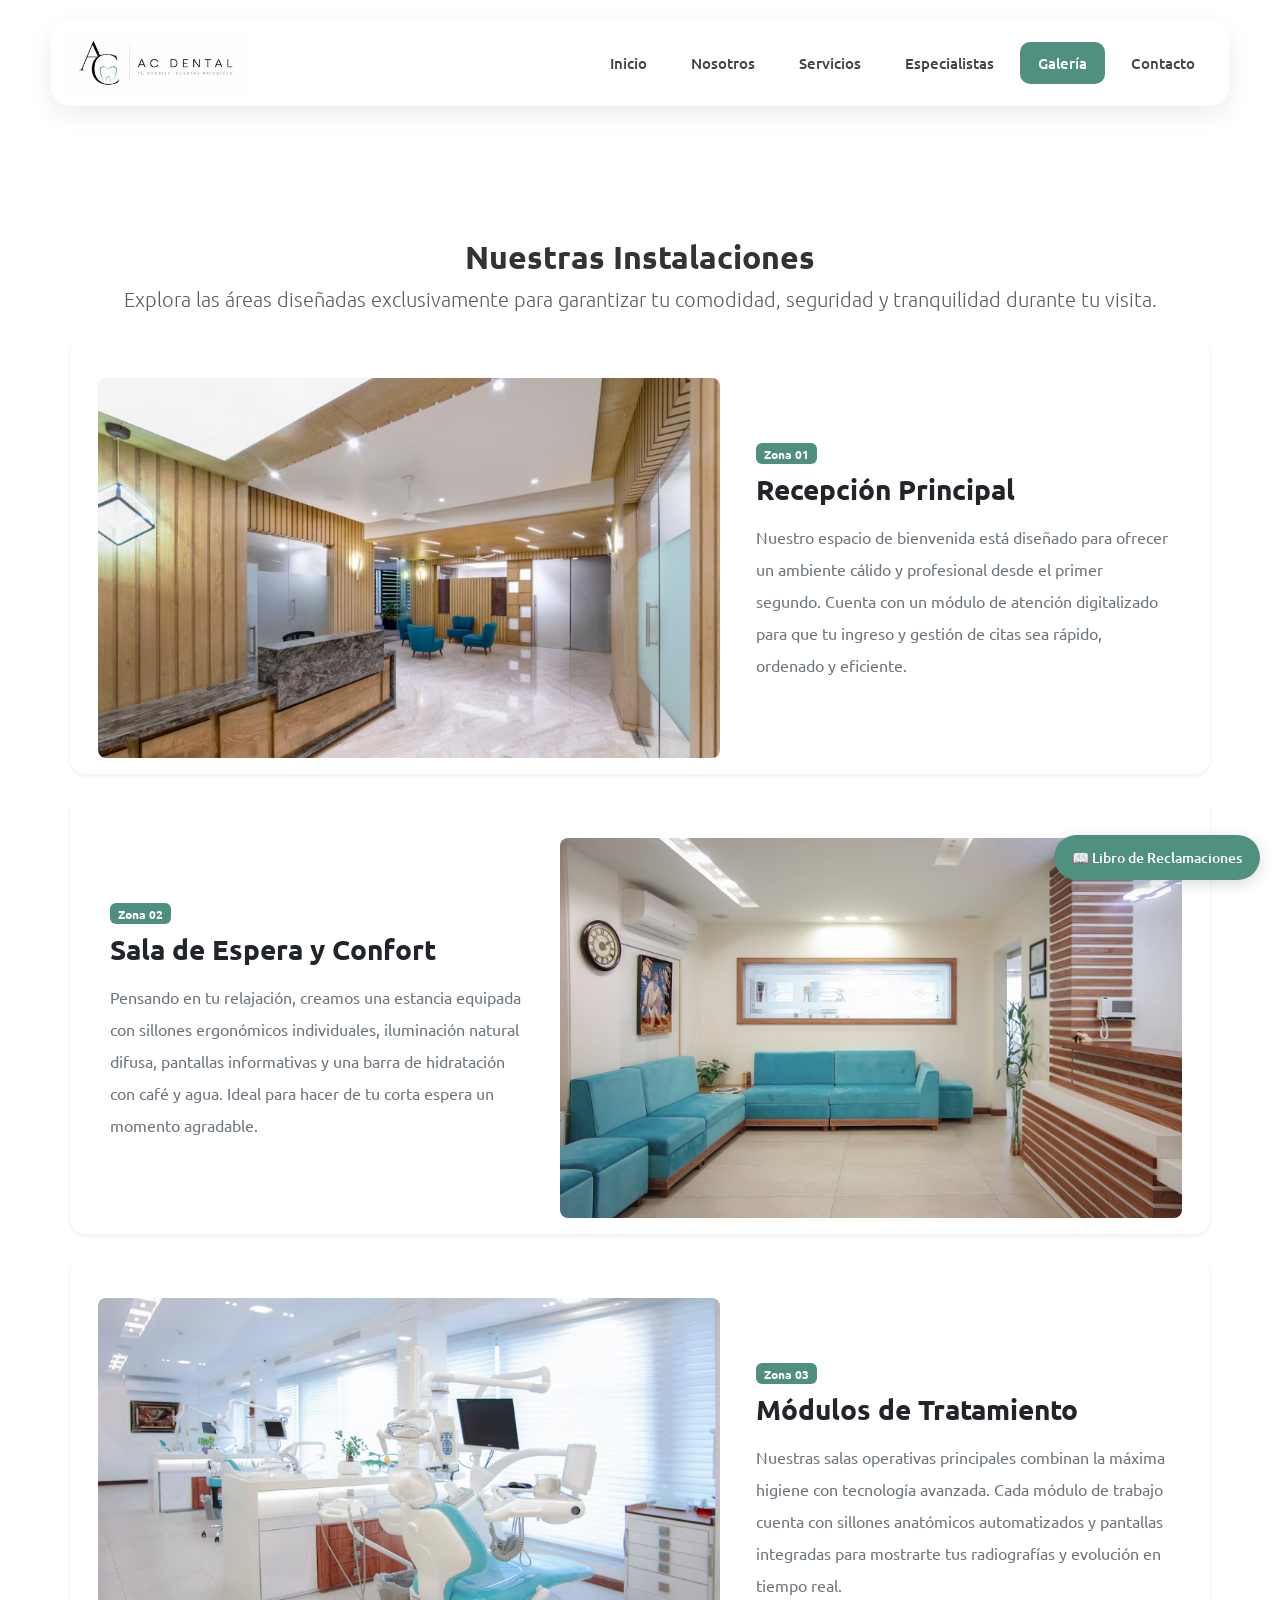
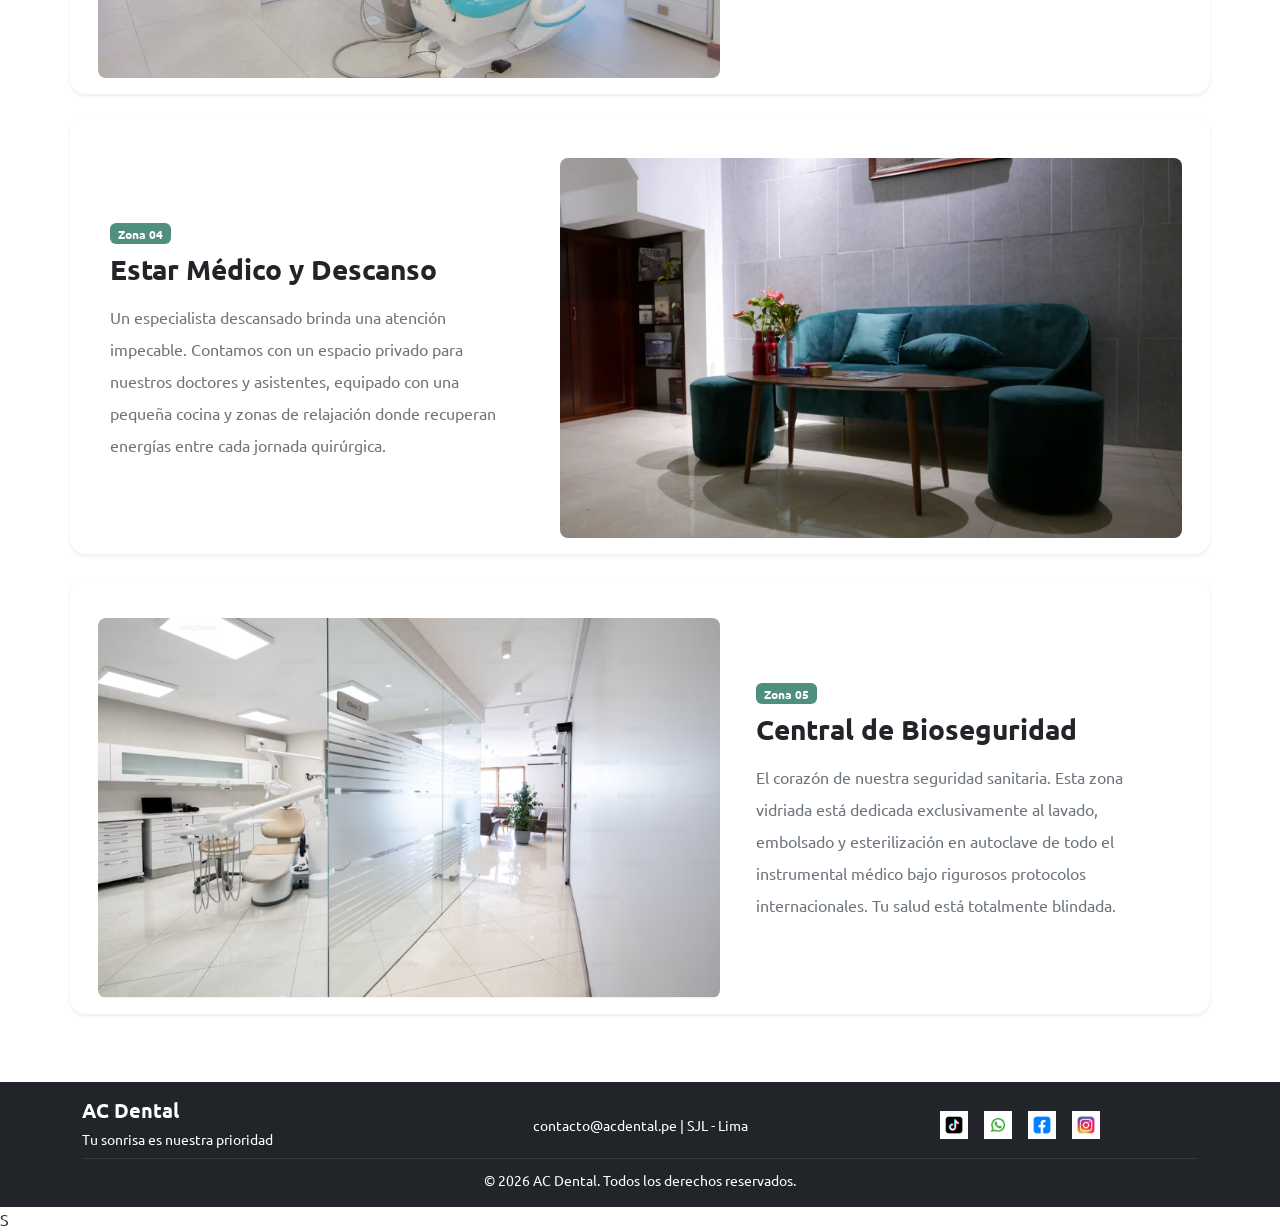
<file: AC Dental/galeria.html>
<!doctype html>
<html lang="es">

<head>
    <meta charset="UTF-8">
    <meta name="viewport" content="width=device-width, initial-scale=1.0">
    <title>AC Dental | Galería de Instalaciones</title>
    <link href="css/style.css" rel="stylesheet">
    <link rel="preconnect" href="https://fonts.googleapis.com">
    <link rel="preconnect" href="https://fonts.gstatic.com" crossorigin>
    <link href="https://fonts.googleapis.com/css2?family=Ubuntu:ital,wght@0,300;0,400;0,500;0,700;1,300;1,400;1,500;1,700&display=swap" rel="stylesheet">
    <link href="https://cdn.jsdelivr.net/npm/bootstrap@5.3.3/dist/css/bootstrap.min.css" rel="stylesheet">
</head>

<body class="jcb-body">

<div class="jcb-preloader" id="jcbPreloader">
    <div class="jcb-preloader-izq"></div>
    <div class="jcb-preloader-der"></div>
    <div class="jcb-preloader-logo" id="jcbPreloaderLogo">
        <img src="images/logo horizontal.png" alt="Cargando...">
    </div>
</div>

<header class="jcb-header-nav navbar navbar-expand-lg navbar-light bg-white sticky-top">
    <div class="container-fluid px-3">
        <a class="navbar-brand jcb-logo" href="index.html">
            <img src="images/logo horizontal.png" alt="Logo AC Dental">
        </a>
        <button class="navbar-toggler border-0" type="button" data-bs-toggle="collapse" data-bs-target="#jcbNavbarMenu" aria-controls="jcbNavbarMenu" aria-expanded="false" aria-label="Toggle navigation">
            <span class="navbar-toggler-icon"></span>
        </button>
        <div class="collapse navbar-collapse justify-content-end" id="jcbNavbarMenu">
            <ul class="navbar-nav gap-2 mt-3 mt-lg-0 text-center">
    <li class="nav-item"><a href="index.html" class="jcb-nav-link">Inicio</a></li>
    <li class="nav-item"><a href="nosotros.html" class="jcb-nav-link">Nosotros</a></li>
    <li class="nav-item"><a href="servicios.html" class="jcb-nav-link">Servicios</a></li>
    <li class="nav-item"><a href="especialistas.html" class="jcb-nav-link">Especialistas</a></li>
    <li class="nav-item"><a href="galeria.html" class="jcb-nav-link active">Galería</a></li>
    <li class="nav-item"><a href="contacto.html" class="jcb-nav-link">Contacto</a></li>
            </ul>
        </div>
    </div>
</header>

<main>

<section class="container my-5 jcb-accordion-section">

    <div class="text-center my-5 pt-3">
        <h2 class="fw-bold jcb-anim-title">Nuestras Instalaciones</h2>
        <p class="lead text-muted">
            Explora las áreas diseñadas exclusivamente para garantizar tu comodidad, seguridad y tranquilidad durante tu visita.
        </p>
    </div>

    <div class="d-flex flex-column gap-5 mt-4">

        <div class="row align-items-center g-4 bg-white shadow-sm rounded-4 overflow-hidden p-3 border-0">
            <div class="col-lg-7 order-lg-1">
                <img src="images/1.1.png" alt="Recepción AC Dental" class="img-fluid rounded-3" style="width: 100%; height: 380px; object-fit: cover;">
            </div>
            <div class="col-lg-5 order-lg-2 p-4">
                <span class="badge mb-2 text-white" style="background-color: #4F8F80;">Zona 01</span>
                <h3 class="fw-bold text-dark mb-3">Recepción Principal</h3>
                <p class="text-secondary lh-lg">
                    Nuestro espacio de bienvenida está diseñado para ofrecer un ambiente cálido y profesional desde el primer segundo. Cuenta con un módulo de atención digitalizado para que tu ingreso y gestión de citas sea rápido, ordenado y eficiente.
                </p>
            </div>
        </div>

        <div class="row align-items-center g-4 bg-white shadow-sm rounded-4 overflow-hidden p-3 border-0">
            <div class="col-lg-7 order-lg-2">
                <img src="images/1.2.png" alt="Sala de Espera" class="img-fluid rounded-3" style="width: 100%; height: 380px; object-fit: cover;">
            </div>
            <div class="col-lg-5 order-lg-1 p-4">
                <span class="badge mb-2 text-white" style="background-color: #4F8F80;">Zona 02</span>
                <h3 class="fw-bold text-dark mb-3">Sala de Espera y Confort</h3>
                <p class="text-secondary lh-lg">
                    Pensando en tu relajación, creamos una estancia equipada con sillones ergonómicos individuales, iluminación natural difusa, pantallas informativas y una barra de hidratación con café y agua. Ideal para hacer de tu corta espera un momento agradable.
                </p>
            </div>
        </div>

        <div class="row align-items-center g-4 bg-white shadow-sm rounded-4 overflow-hidden p-3 border-0">
            <div class="col-lg-7 order-lg-1">
                <img src="images/1.3.png" alt="Consultorio Dental" class="img-fluid rounded-3" style="width: 100%; height: 380px; object-fit: cover;">
            </div>
            <div class="col-lg-5 order-lg-2 p-4">
                <span class="badge mb-2 text-white" style="background-color: #4F8F80;">Zona 03</span>
                <h3 class="fw-bold text-dark mb-3">Módulos de Tratamiento</h3>
                <p class="text-secondary lh-lg">
                    Nuestras salas operativas principales combinan la máxima higiene con tecnología avanzada. Cada módulo de trabajo cuenta con sillones anatómicos automatizados y pantallas integradas para mostrarte tus radiografías y evolución en tiempo real.
                </p>
            </div>
        </div>

        <div class="row align-items-center g-4 bg-white shadow-sm rounded-4 overflow-hidden p-3 border-0">
            <div class="col-lg-7 order-lg-2">
                <img src="images/1.4.png" alt="Área de Descanso Personal" class="img-fluid rounded-3" style="width: 100%; height: 380px; object-fit: cover;">
            </div>
            <div class="col-lg-5 order-lg-1 p-4">
                <span class="badge mb-2 text-white" style="background-color: #4F8F80;">Zona 04</span>
                <h3 class="fw-bold text-dark mb-3">Estar Médico y Descanso</h3>
                <p class="text-secondary lh-lg">
                    Un especialista descansado brinda una atención impecable. Contamos con un espacio privado para nuestros doctores y asistentes, equipado con una pequeña cocina y zonas de relajación donde recuperan energías entre cada jornada quirúrgica.
                </p>
            </div>
        </div>

        <div class="row align-items-center g-4 bg-white shadow-sm rounded-4 overflow-hidden p-3 border-0">
            <div class="col-lg-7 order-lg-1">
                <img src="images/1.5.png" alt="Laboratorio de Esterilización" class="img-fluid rounded-3" style="width: 100%; height: 380px; object-fit: cover;">
            </div>
            <div class="col-lg-5 order-lg-2 p-4">
                <span class="badge mb-2 text-white" style="background-color: #4F8F80;">Zona 05</span>
                <h3 class="fw-bold text-dark mb-3">Central de Bioseguridad</h3>
                <p class="text-secondary lh-lg">
                    El corazón de nuestra seguridad sanitaria. Esta zona vidriada está dedicada exclusivamente al lavado, embolsado y esterilización en autoclave de todo el instrumental médico bajo rigurosos protocolos internacionales. Tu salud está totalmente blindada.
                </p>
            </div>
        </div>

    </div>

</section>

</main>

<footer class="bg-dark text-white py-3 mt-5 jcb-footer">
    <div class="container text-center text-md-start">
        <div class="row align-items-center">
            <div class="col-md-4 mb-2 mb-md-0">
                <h5 class="fw-bold mb-1">AC Dental</h5>
                <small>Tu sonrisa es nuestra prioridad</small>
            </div>
            <div class="col-md-4 mb-2 mb-md-0 text-center">
                <small>contacto@acdental.pe | SJL - Lima</small>
            </div>
            <div class="col-md-4 text-center">
                <div class="d-flex justify-content-center gap-3">
                    <a href="#" class="jcb-social-link"><img src="images/T1.png" width="28" alt="TikTok"></a>
                    <a href="#" class="jcb-social-link"><img src="images/T2.png" width="28" alt="WhatsApp"></a>
                    <a href="#" class="jcb-social-link"><img src="images/T3.png" width="28" alt="Facebook"></a>
                    <a href="#" class="jcb-social-link"><img src="images/T4.png" width="28" alt="Instagram"></a>
                </div>
            </div>
        </div>
        <hr class="border-secondary my-2">
        <div class="text-center">
            <small>© 2026 AC Dental. Todos los derechos reservados.</small>
        </div>
    </div>
</footer>

<script src="https://cdn.jsdelivr.net/npm/bootstrap@5.3.3/dist/js/bootstrap.bundle.min.js"></script>S

<a href="contacto.html" class="jcb-btn-reclamaciones">📖 Libro de Reclamaciones</a>

<script>
    window.addEventListener('load', function() {
        var preloader = document.getElementById('jcbPreloader');
        var logo = document.getElementById('jcbPreloaderLogo');
        
        // ocultamos el logo primero
        if(logo) logo.style.opacity = '0';
        
        // añadimos la clase que abre las cortinas
        if(preloader) preloader.classList.add('jcb-preloader-oculto');
    });
</script>

</body>
</html>
</file>
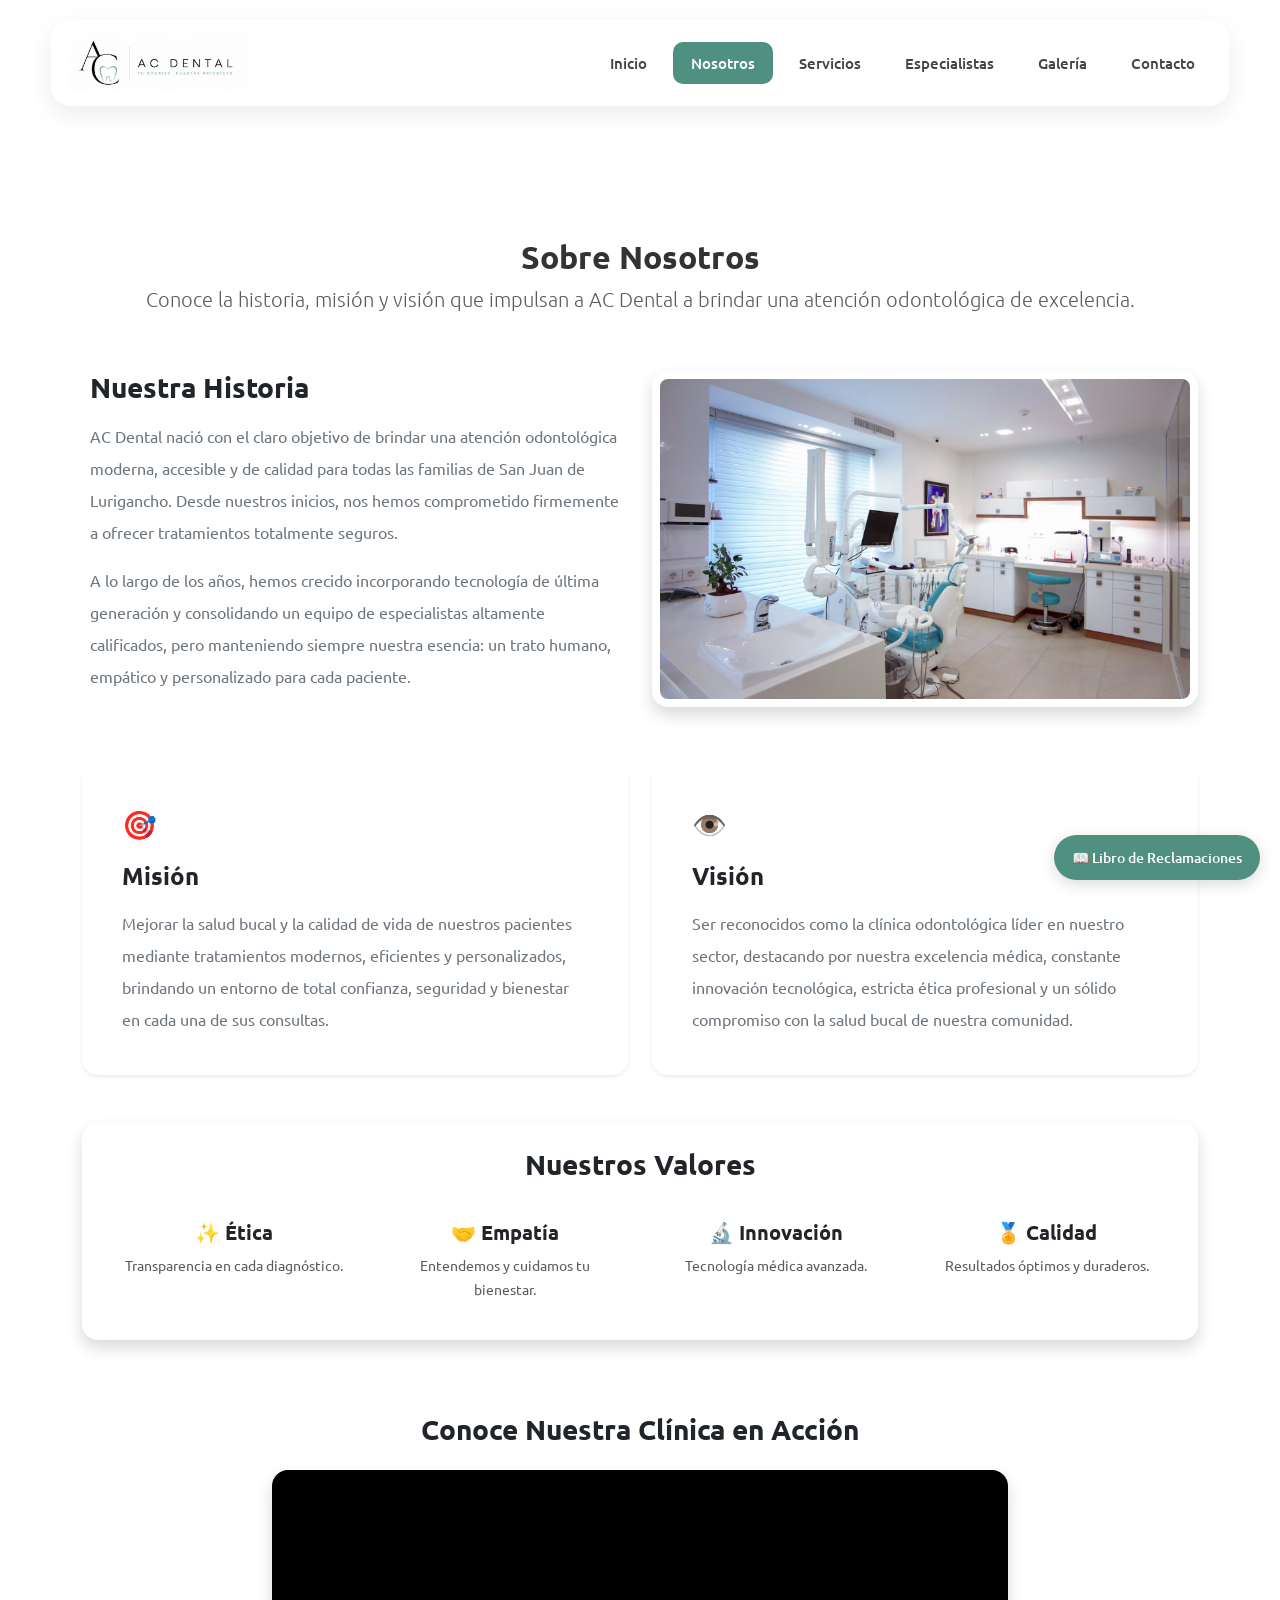
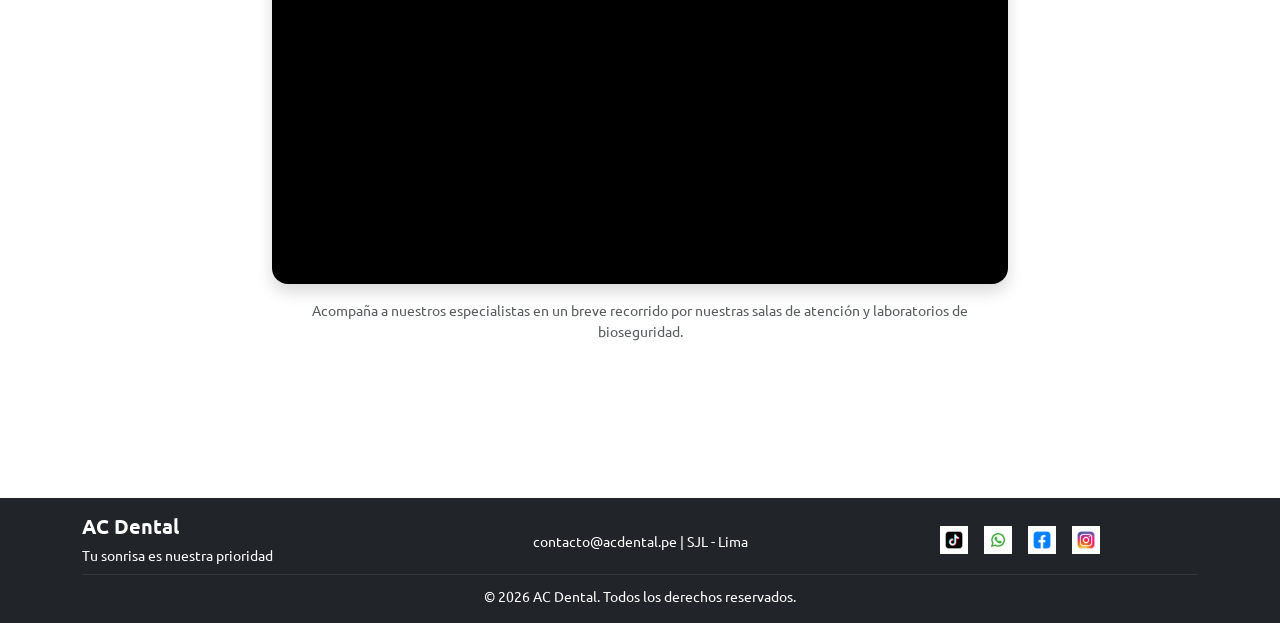
<file: AC Dental/nosotros.html>
<!doctype html>
<html lang="es">

<head>
    <meta charset="UTF-8">
    <meta name="viewport" content="width=device-width, initial-scale=1.0">
    <title>AC Dental | Nosotros</title>
    <link href="css/style.css" rel="stylesheet">
    <link rel="preconnect" href="https://fonts.googleapis.com">
    <link rel="preconnect" href="https://fonts.gstatic.com" crossorigin>
    <link href="https://fonts.googleapis.com/css2?family=Ubuntu:ital,wght@0,300;0,400;0,500;0,700;1,300;1,400;1,500;1,700&display=swap" rel="stylesheet">
    <link href="https://cdn.jsdelivr.net/npm/bootstrap@5.3.3/dist/css/bootstrap.min.css" rel="stylesheet">
</head>

<body class="jcb-body">

<div class="jcb-preloader" id="jcbPreloader">
    <div class="jcb-preloader-izq"></div>
    <div class="jcb-preloader-der"></div>
    <div class="jcb-preloader-logo" id="jcbPreloaderLogo">
        <img src="images/logo horizontal.png" alt="Cargando...">
    </div>
</div>

<header class="jcb-header-nav navbar navbar-expand-lg navbar-light bg-white sticky-top">
    <div class="container-fluid px-3">
        <a class="navbar-brand jcb-logo" href="index.html">
            <img src="images/logo horizontal.png" alt="Logo AC Dental">
        </a>
        <button class="navbar-toggler border-0" type="button" data-bs-toggle="collapse" data-bs-target="#jcbNavbarMenu" aria-controls="jcbNavbarMenu" aria-expanded="false" aria-label="Toggle navigation">
            <span class="navbar-toggler-icon"></span>
        </button>
        <div class="collapse navbar-collapse justify-content-end" id="jcbNavbarMenu">
            <ul class="navbar-nav gap-2 mt-3 mt-lg-0 text-center">
    <li class="nav-item"><a href="index.html" class="jcb-nav-link">Inicio</a></li>
    <li class="nav-item"><a href="nosotros.html" class="jcb-nav-link active">Nosotros</a></li>
    <li class="nav-item"><a href="servicios.html" class="jcb-nav-link">Servicios</a></li>
    <li class="nav-item"><a href="especialistas.html" class="jcb-nav-link">Especialistas</a></li>
    <li class="nav-item"><a href="galeria.html" class="jcb-nav-link">Galería</a></li>
    <li class="nav-item"><a href="contacto.html" class="jcb-nav-link">Contacto</a></li>
            </ul>
        </div>
    </div>
</header>
<main>

<section class="container my-5 jcb-accordion-section">

    <div class="text-center my-5 pt-3">
        <h2 class="fw-bold jcb-anim-title">Sobre Nosotros</h2>
        <p class="lead text-muted">
            Conoce la historia, misión y visión que impulsan a AC Dental a brindar una atención odontológica de excelencia.
        </p>
    </div>

    <div class="row align-items-center g-4 mb-5">
        <div class="col-md-6">
            <div class="p-2">
                <h3 class="fw-bold text-dark mb-3">Nuestra Historia</h3>
                <p class="text-secondary lh-lg">
                    AC Dental nació con el claro objetivo de brindar una atención odontológica moderna, accesible y de calidad para todas las familias de San Juan de Lurigancho. Desde nuestros inicios, nos hemos comprometido firmemente a ofrecer tratamientos totalmente seguros.
                </p>
                <p class="text-secondary lh-lg">
                    A lo largo de los años, hemos crecido incorporando tecnología de última generación y consolidando un equipo de especialistas altamente calificados, pero manteniendo siempre nuestra esencia: un trato humano, empático y personalizado para cada paciente.
                </p>
            </div>
        </div>
        <div class="col-md-6">
            <div class="shadow rounded-4 overflow-hidden bg-white p-2">
                <img src="images/Instalaciones.png" alt="Instalaciones AC Dental" class="img-fluid rounded-3 jcb-hero-img" style="width: 100%; height: 320px; object-fit: cover;">
            </div>
        </div>
    </div>

    <div class="row g-4 mb-5">
        <div class="col-md-6">
            <div class="card h-100 shadow-sm border-0 p-4 rounded-4 bg-white">
                <div class="card-body">
                    <div class="mb-3 fs-3 text-primary">🎯</div>
                    <h4 class="card-title fw-bold text-dark mb-3">Misión</h4>
                    <p class="card-text text-secondary lh-lg">
                        Mejorar la salud bucal y la calidad de vida de nuestros pacientes mediante tratamientos modernos, eficientes y personalizados, brindando un entorno de total confianza, seguridad y bienestar en cada una de sus consultas.
                    </p>
                </div>
            </div>
        </div>
        <div class="col-md-6">
            <div class="card h-100 shadow-sm border-0 p-4 rounded-4 bg-white">
                <div class="card-body">
                    <div class="mb-3 fs-3 text-success">👁️</div>
                    <h4 class="card-title fw-bold text-dark mb-3">Visión</h4>
                    <p class="card-text text-secondary lh-lg">
                        Ser reconocidos como la clínica odontológica líder en nuestro sector, destacando por nuestra excelencia médica, constante innovación tecnológica, estricta ética profesional y un sólido compromiso con la salud bucal de nuestra comunidad.
                    </p>
                </div>
            </div>
        </div>
    </div>

    <div class="shadow p-4 rounded-4 bg-white border-0 mt-5">
        <h3 class="fw-bold text-dark text-center mb-4">Nuestros Valores</h3>
        <div class="row text-center g-3">
            <div class="col-6 col-md-3">
                <div class="p-3">
                    <h5 class="fw-bold text-dark">✨ Ética</h5>
                    <small class="text-muted">Transparencia en cada diagnóstico.</small>
                </div>
            </div>
            <div class="col-6 col-md-3">
                <div class="p-3">
                    <h5 class="fw-bold text-dark">🤝 Empatía</h5>
                    <small class="text-muted">Entendemos y cuidamos tu bienestar.</small>
                </div>
            </div>
            <div class="col-6 col-md-3">
                <div class="p-3">
                    <h5 class="fw-bold text-dark">🔬 Innovación</h5>
                    <small class="text-muted">Tecnología médica avanzada.</small>
                </div>
            </div>
            <div class="col-6 col-md-3">
                <div class="p-3">
                    <h5 class="fw-bold text-dark">🏅 Calidad</h5>
                    <small class="text-muted">Resultados óptimos y duraderos.</small>
                </div>
            </div>
        </div>
    </div>

    <div class="my-5 py-4">
        <h3 class="fw-bold text-dark text-center mb-4">Conoce Nuestra Clínica en Acción</h3>
        <div class="row justify-content-center">
            <div class="col-lg-10 col-xl-8">
                <div class="ratio ratio-16x9 shadow rounded-4 overflow-hidden bg-black">
                    <iframe src="https://www.youtube.com/embed/b3w2DMvAb5Q" title="Video Institucional AC Dental" allowfullscreen></iframe>
                </div>
                <p class="text-muted text-center small mt-3">
                    Acompaña a nuestros especialistas en un breve recorrido por nuestras salas de atención y laboratorios de bioseguridad.
                </p>
            </div>
        </div>
    </div>

</section>

</main>

<footer class="bg-dark text-white py-3 mt-5 jcb-footer">
    <div class="container text-center text-md-start">
        <div class="row align-items-center">
            <div class="col-md-4 mb-2 mb-md-0">
                <h5 class="fw-bold mb-1">AC Dental</h5>
                <small>Tu sonrisa es nuestra prioridad</small>
            </div>
            <div class="col-md-4 mb-2 mb-md-0 text-center">
                <small>contacto@acdental.pe | SJL - Lima</small>
            </div>
            <div class="col-md-4 text-center">
                <div class="d-flex justify-content-center gap-3">
                    <a href="#" class="jcb-social-link"><img src="images/T1.png" width="28" alt="TikTok"></a>
                    <a href="#" class="jcb-social-link"><img src="images/T2.png" width="28" alt="WhatsApp"></a>
                    <a href="#" class="jcb-social-link"><img src="images/T3.png" width="28" alt="Facebook"></a>
                    <a href="#" class="jcb-social-link"><img src="images/T4.png" width="28" alt="Instagram"></a>
                </div>
            </div>
        </div>
        <hr class="border-secondary my-2">
        <div class="text-center">
            <small>© 2026 AC Dental. Todos los derechos reservados.</small>
        </div>
    </div>
</footer>

<script src="https://cdn.jsdelivr.net/npm/bootstrap@5.3.3/dist/js/bootstrap.bundle.min.js"></script>

<a href="contacto.html" class="jcb-btn-reclamaciones">📖 Libro de Reclamaciones</a>

<script>
    window.addEventListener('load', function() {
        var preloader = document.getElementById('jcbPreloader');
        var logo = document.getElementById('jcbPreloaderLogo');
        
        // ocultamos el logo primero
        if(logo) logo.style.opacity = '0';
        
        // añadimos la clase que abre las cortinas
        if(preloader) preloader.classList.add('jcb-preloader-oculto');
    });
</script>

</body>
</html>
</file>
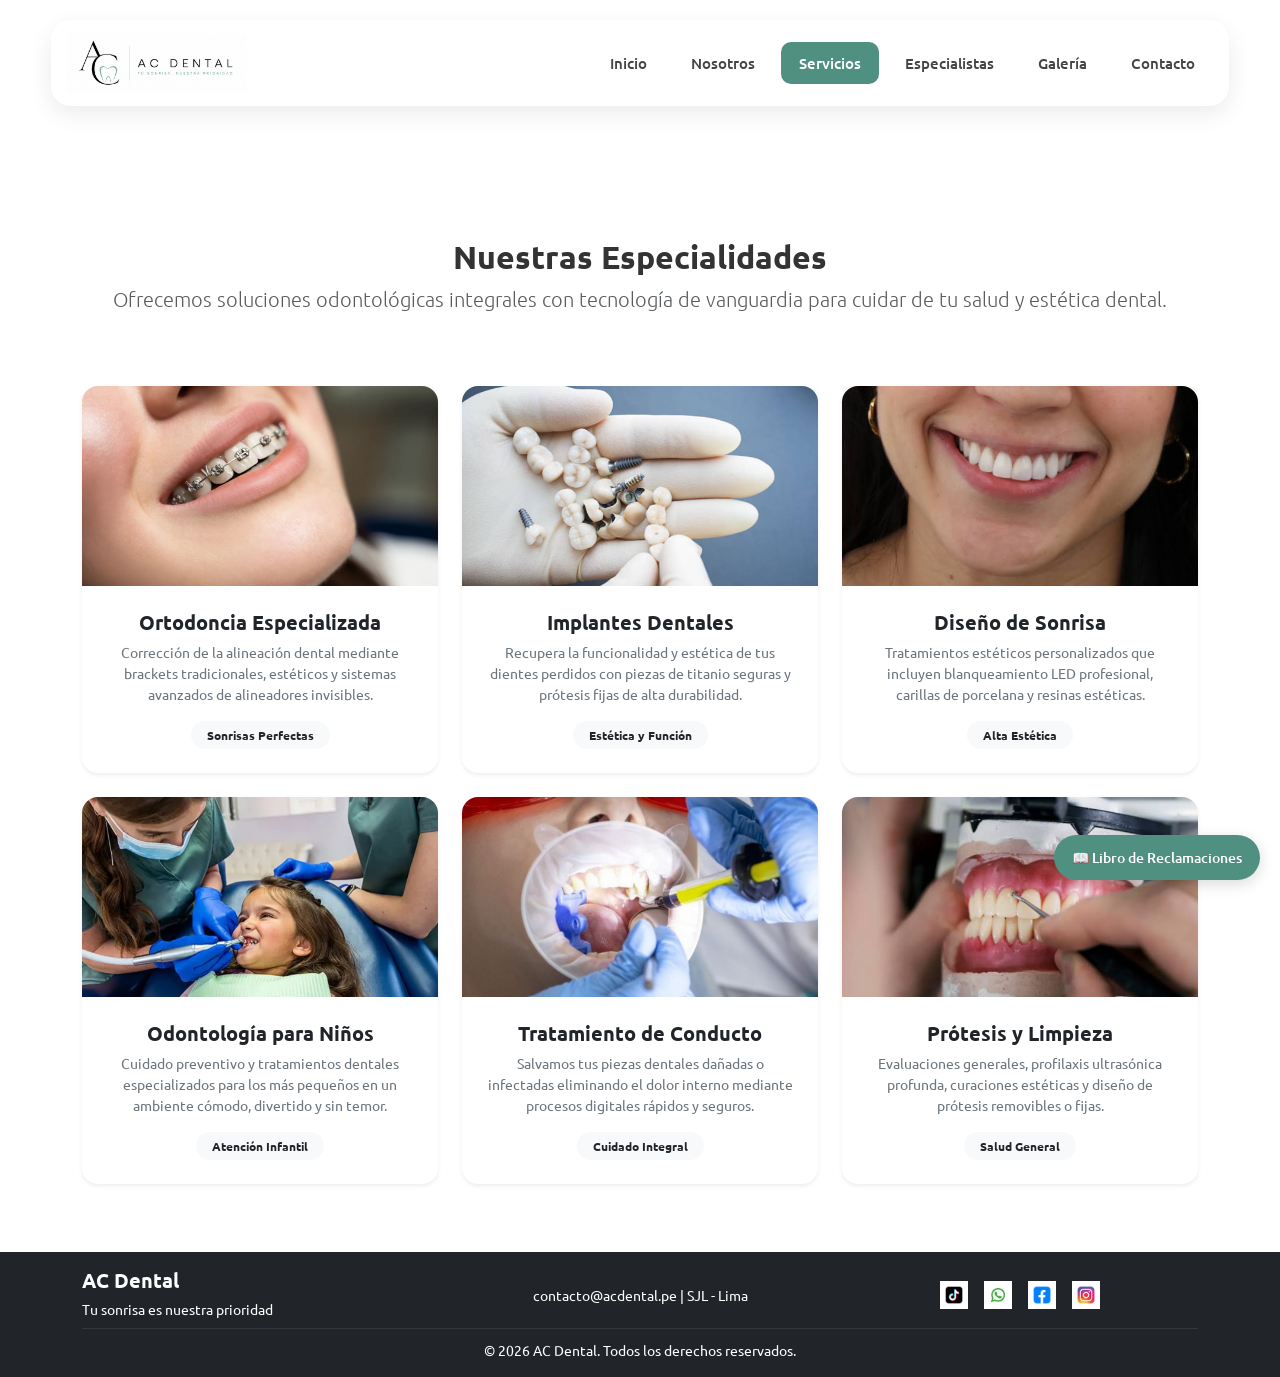
<file: AC Dental/servicios.html>
<!doctype html>
<html lang="es">

<head>
    <meta charset="UTF-8">
    <meta name="viewport" content="width=device-width, initial-scale=1.0">
    <title>AC Dental | Nuestros Servicios</title>
    <link href="css/style.css" rel="stylesheet">
    <link rel="preconnect" href="https://fonts.googleapis.com">
    <link rel="preconnect" href="https://fonts.gstatic.com" crossorigin>
    <link href="https://fonts.googleapis.com/css2?family=Ubuntu:ital,wght@0,300;0,400;0,500;0,700;1,300;1,400;1,500;1,700&display=swap" rel="stylesheet">
    <link href="https://cdn.jsdelivr.net/npm/bootstrap@5.3.3/dist/css/bootstrap.min.css" rel="stylesheet">
</head>

<body class="jcb-body">

<div class="jcb-preloader" id="jcbPreloader">
    <div class="jcb-preloader-izq"></div>
    <div class="jcb-preloader-der"></div>
    <div class="jcb-preloader-logo" id="jcbPreloaderLogo">
        <img src="images/logo horizontal.png" alt="Cargando...">
    </div>
</div>

<header class="jcb-header-nav navbar navbar-expand-lg navbar-light bg-white sticky-top">
    <div class="container-fluid px-3">
        <a class="navbar-brand jcb-logo" href="index.html">
            <img src="images/logo horizontal.png" alt="Logo AC Dental">
        </a>
        <button class="navbar-toggler border-0" type="button" data-bs-toggle="collapse" data-bs-target="#jcbNavbarMenu" aria-controls="jcbNavbarMenu" aria-expanded="false" aria-label="Toggle navigation">
            <span class="navbar-toggler-icon"></span>
        </button>
        <div class="collapse navbar-collapse justify-content-end" id="jcbNavbarMenu">
            <ul class="navbar-nav gap-2 mt-3 mt-lg-0 text-center">
    <li class="nav-item"><a href="index.html" class="jcb-nav-link">Inicio</a></li>
    <li class="nav-item"><a href="nosotros.html" class="jcb-nav-link">Nosotros</a></li>
    <li class="nav-item"><a href="servicios.html" class="jcb-nav-link active">Servicios</a></li>
    <li class="nav-item"><a href="especialistas.html" class="jcb-nav-link">Especialistas</a></li>
    <li class="nav-item"><a href="galeria.html" class="jcb-nav-link">Galería</a></li>
    <li class="nav-item"><a href="contacto.html" class="jcb-nav-link">Contacto</a></li>
            </ul>
        </div>
    </div>
</header>

<main>

<section class="container my-5 jcb-accordion-section">

    <div class="text-center my-5 pt-3">
        <h2 class="fw-bold jcb-anim-title">Nuestras Especialidades</h2>
        <p class="lead text-muted">
            Ofrecemos soluciones odontológicas integrales con tecnología de vanguardia para cuidar de tu salud y estética dental.
        </p>
    </div>

    <div class="row g-4 mt-3">

        <div class="col-md-6 col-lg-4">
            <div class="card h-100 shadow-sm border-0 rounded-4 overflow-hidden bg-white">
                <img src="images/a1.png" class="card-img-top" alt="Ortodoncia" style="height: 200px; object-fit: cover;">
                <div class="card-body p-4 text-center">
                    <h5 class="fw-bold text-dark mb-2">Ortodoncia Especializada</h5>
                    <p class="text-secondary small mb-3">
                        Corrección de la alineación dental mediante brackets tradicionales, estéticos y sistemas avanzados de alineadores invisibles.
                    </p>
                    <span class="badge rounded-pill px-3 py-2 text-dark bg-light">Sonrisas Perfectas</span>
                </div>
            </div>
        </div>

        <div class="col-md-6 col-lg-4">
            <div class="card h-100 shadow-sm border-0 rounded-4 overflow-hidden bg-white">
                <img src="images/a2.png" class="card-img-top" alt="Implantología" style="height: 200px; object-fit: cover;">
                <div class="card-body p-4 text-center">
                    <h5 class="fw-bold text-dark mb-2">Implantes Dentales</h5>
                    <p class="text-secondary small mb-3">
                        Recupera la funcionalidad y estética de tus dientes perdidos con piezas de titanio seguras y prótesis fijas de alta durabilidad.
                    </p>
                    <span class="badge rounded-pill px-3 py-2 text-dark bg-light">Estética y Función</span>
                </div>
            </div>
        </div>

        <div class="col-md-6 col-lg-4">
            <div class="card h-100 shadow-sm border-0 rounded-4 overflow-hidden bg-white">
                <img src="images/a3.png" class="card-img-top" alt="Estética Dental" style="height: 200px; object-fit: cover;">
                <div class="card-body p-4 text-center">
                    <h5 class="fw-bold text-dark mb-2">Diseño de Sonrisa</h5>
                    <p class="text-secondary small mb-3">
                        Tratamientos estéticos personalizados que incluyen blanqueamiento LED profesional, carillas de porcelana y resinas estéticas.
                    </p>
                    <span class="badge rounded-pill px-3 py-2 text-dark bg-light">Alta Estética</span>
                </div>
            </div>
        </div>

        <div class="col-md-6 col-lg-4">
            <div class="card h-100 shadow-sm border-0 rounded-4 overflow-hidden bg-white">
                <img src="images/a4.png" class="card-img-top" alt="Odontopediatría" style="height: 200px; object-fit: cover;">
                <div class="card-body p-4 text-center">
                    <h5 class="fw-bold text-dark mb-2">Odontología para Niños</h5>
                    <p class="text-secondary small mb-3">
                        Cuidado preventivo y tratamientos dentales especializados para los más pequeños en un ambiente cómodo, divertido y sin temor.
                    </p>
                    <span class="badge rounded-pill px-3 py-2 text-dark bg-light">Atención Infantil</span>
                </div>
            </div>
        </div>

        <div class="col-md-6 col-lg-4">
            <div class="card h-100 shadow-sm border-0 rounded-4 overflow-hidden bg-white">
                <img src="images/a5.png" class="card-img-top" alt="Endodoncia" style="height: 200px; object-fit: cover;">
                <div class="card-body p-4 text-center">
                    <h5 class="fw-bold text-dark mb-2">Tratamiento de Conducto</h5>
                    <p class="text-secondary small mb-3">
                        Salvamos tus piezas dentales dañadas o infectadas eliminando el dolor interno mediante procesos digitales rápidos y seguros.
                    </p>
                    <span class="badge rounded-pill px-3 py-2 text-dark bg-light">Cuidado Integral</span>
                </div>
            </div>
        </div>

        <div class="col-md-6 col-lg-4">
            <div class="card h-100 shadow-sm border-0 rounded-4 overflow-hidden bg-white">
                <img src="images/a6.png" class="card-img-top" alt="Rehabilitación Oral" style="height: 200px; object-fit: cover;">
                <div class="card-body p-4 text-center">
                    <h5 class="fw-bold text-dark mb-2">Prótesis y Limpieza</h5>
                    <p class="text-secondary small mb-3">
                        Evaluaciones generales, profilaxis ultrasónica profunda, curaciones estéticas y diseño de prótesis removibles o fijas.
                    </p>
                    <span class="badge rounded-pill px-3 py-2 text-dark bg-light">Salud General</span>
                </div>
            </div>
        </div>

    </div>

</section>

</main>

<footer class="bg-dark text-white py-3 mt-5 jcb-footer">
    <div class="container text-center text-md-start">
        <div class="row align-items-center">
            <div class="col-md-4 mb-2 mb-md-0">
                <h5 class="fw-bold mb-1">AC Dental</h5>
                <small>Tu sonrisa es nuestra prioridad</small>
            </div>
            <div class="col-md-4 mb-2 mb-md-0 text-center">
                <small>contacto@acdental.pe | SJL - Lima</small>
            </div>
            <div class="col-md-4 text-center">
                <div class="d-flex justify-content-center gap-3">
                    <a href="#" class="jcb-social-link"><img src="images/T1.png" width="28" alt="TikTok"></a>
                    <a href="#" class="jcb-social-link"><img src="images/T2.png" width="28" alt="WhatsApp"></a>
                    <a href="#" class="jcb-social-link"><img src="images/T3.png" width="28" alt="Facebook"></a>
                    <a href="#" class="jcb-social-link"><img src="images/T4.png" width="28" alt="Instagram"></a>
                </div>
            </div>
        </div>
        <hr class="border-secondary my-2">
        <div class="text-center">
            <small>© 2026 AC Dental. Todos los derechos reservados.</small>
        </div>
    </div>
</footer>

<script src="https://cdn.jsdelivr.net/npm/bootstrap@5.3.3/dist/js/bootstrap.bundle.min.js"></script>

<a href="contacto.html" class="jcb-btn-reclamaciones">📖 Libro de Reclamaciones</a>

<script>
    window.addEventListener('load', function() {
        var preloader = document.getElementById('jcbPreloader');
        var logo = document.getElementById('jcbPreloaderLogo');
        
        // ocultamos el logo primero
        if(logo) logo.style.opacity = '0';
        
        // añadimos la clase que abre las cortinas
        if(preloader) preloader.classList.add('jcb-preloader-oculto');
    });
</script>

</body>
</html>
</file>
<file: css/style.css>
body, .jcb-body {
  font-family: "Ubuntu", sans-serif;
  margin: 0;
  background-color: #ffffff;
  color: #333333;
}

section, .jcb-accordion-section {
  width: 90%;
  margin: 0 auto;
  padding: 20px;
}

article {
  border: solid 1px #dddddd;
  border-radius: 15px;
  padding: 20px;
  margin-bottom: 20px;
}

/* estructura principal y menu */

header, .jcb-header {
  width: 92%;
  max-width: 1350px;
  margin: 30px auto;
  background: white;
  border-radius: 20px;
  box-shadow: 0 8px 25px rgba(0,0,0,.08);
  display: flex;
  align-items: center;
  justify-content: space-between;
  padding: 15px 15px;
}

.logo img, .jcb-logo img {
  height: 75px;
  width: auto;
  display: block;
}

nav ul, .jcb-nav ul {
  list-style: none;
  display: flex;
  margin: 0;
  padding: 0;
  gap: 15px;
}

nav a, .jcb-nav-link {
  text-decoration: none;
  color: #444444;
  font-weight: 500;
  font-size: 15px;
  padding: 10px 18px;
  border-radius: 10px;
  transition: all 0.3s ease;
}

nav a:hover, .jcb-nav-link:hover {
  background-color: #f0f7f5;
  color: #509080;
}

.jcb-nav-link.active {
  background-color: #509080;
  color: white !important;
}

/* botones e imagenes */

.jcb-hero-img {
  width: 100%;
  height: auto;
  border-radius: 15px;
}

.jcb-search-btn {
  background-color: #509080;
  color: white;
  border: none;
  border-radius: 8px;
  padding: 12px 25px;
  font-weight: 500;
  cursor: pointer;
  transition: background-color 0.2s ease;
}

.jcb-search-btn:hover {
  background-color: #3f7366;
}

/* efectos y animaciones */

@keyframes jcb-fade-down {
  from {
    opacity: 0;
    transform: translateY(-25px);
  }
  to {
    opacity: 1;
    transform: translateY(0);
  }
}

.jcb-anim-title {
  animation: jcb-fade-down 0.8s cubic-bezier(0.16, 1, 0.3, 1) both;
}

.jcb-card-hover {
  transition: transform 0.3s ease, box-shadow 0.3s ease;
}

.jcb-card-hover:hover {
  transform: translateY(-5px);
  box-shadow: 0 12px 30px rgba(80, 144, 128, 0.15) !important;
}

input:focus, textarea:focus, select:focus {
  border-color: #509080 !important;
  box-shadow: 0 0 0 4px rgba(80, 144, 128, 0.15) !important;
  outline: none;
  transition: border-color 0.3s ease, box-shadow 0.3s ease;
}

/* tablas y formularios */

table {
  width: 100%;
  border: solid 1px #cccccc;
}

td {
  border: solid 1px #cccccc;
  padding: 10px;
}

input, textarea, select {
  width: 100%;
  padding: 10px;
  margin-bottom: 15px;
  border: solid 1px #cccccc;
  border-radius: 8px;
}

button {
  background-color: #0071e3;
  color: white;
  border: none;
  padding: 12px 25px;
  border-radius: 8px;
}

/* pie de pagina */

footer, .jcb-footer {
  background-color: #509080;
  text-align: center;
  padding: 25px;
  margin-top: 40px;
}

.jcb-social-link img {
  transition: transform 0.2s ease;
}

.jcb-social-link img:hover {
  transform: translateY(-3px);
}

/* boton flotante de reclamaciones */

.jcb-btn-reclamaciones {
  position: fixed;
  bottom: 20px;
  right: 20px;
  background-color: #509080;
  color: white !important;
  text-decoration: none;
  padding: 12px 18px;
  border-radius: 30px;
  font-size: 14px;
  font-weight: 500;
  box-shadow: 0 4px 15px rgba(0, 0, 0, 0.15);
  z-index: 9999;
  transition: transform 0.2s ease, background-color 0.2s ease;
}

.jcb-btn-reclamaciones:hover {
  background-color: #3f7366;
  transform: translateY(-3px);
}

/* pantalla de carga preloader */

.jcb-preloader {
  position: fixed;
  top: 0;
  left: 0;
  width: 100%;
  height: 100%;
  z-index: 10000;
  display: flex;
  align-items: center;
  justify-content: center;
  pointer-events: none;
}

/* mitad izquierda de la cortina */
.jcb-preloader-izq {
  position: absolute;
  top: 0;
  left: 0;
  width: 50%;
  height: 100%;
  background-color: #509080;
  transition: transform 0.6s cubic-bezier(0.77, 0, 0.175, 1);
}

/* mitad derecha de la cortina */
.jcb-preloader-der {
  position: absolute;
  top: 0;
  right: 0;
  width: 50%;
  height: 100%;
  background-color: #509080;
  transition: transform 0.6s cubic-bezier(0.77, 0, 0.175, 1);
}

/* logo */
.jcb-preloader-logo {
  position: relative;
  z-index: 10001;
  transition: opacity 0.3s ease;
}

.jcb-preloader-logo img {
  max-width: 200px;
  height: auto;
}

/* javascript */
.jcb-preloader-oculto .jcb-preloader-izq {
  transform: translateX(-100%);
}

.jcb-preloader-oculto .jcb-preloader-der {
  transform: translateX(100%);
}
</file>
<file: AC Dental/css/style.css>
body, .jcb-body {
  font-family: "Ubuntu", sans-serif;
  margin: 0;
  background-color: #ffffff;
  color: #333333;
}

section, .jcb-accordion-section {
  width: 90%;
  margin: 0 auto;
  padding: 20px;
}

article {
  border: solid 1px #dddddd;
  border-radius: 15px;
  padding: 20px;
  margin-bottom: 20px;
}

/* estructura principal y menu */

.jcb-header-nav {
  width: 92%;
  max-width: 1350px;
  margin: 20px auto;
  border-radius: 20px;
  box-shadow: 0 8px 25px rgba(0,0,0,.08);
  padding: 10px 0;
}

.jcb-logo img {
  height: 60px; 
  width: auto;
  display: block;
}

.jcb-nav-link {
  text-decoration: none;
  color: #444444 !important;
  font-weight: 500;
  font-size: 15px;
  padding: 10px 18px;
  border-radius: 10px;
  transition: all 0.3s ease;
  display: inline-block;
  width: 100%; 
}

@media (min-width: 992px) {
  .jcb-nav-link {
    width: auto; 
  }
}

.jcb-nav-link:hover {
  background-color: #f0f7f5;
  color: #509080 !important;
}

.jcb-nav-link.active {
  background-color: #509080;
  color: white !important;
}

/* botones e imagenes */

.jcb-hero-img {
  width: 100%;
  height: auto;
  border-radius: 15px;
}

.jcb-search-btn {
  background-color: #509080;
  color: white;
  border: none;
  border-radius: 8px;
  padding: 12px 25px;
  font-weight: 500;
  cursor: pointer;
  transition: background-color 0.2s ease;
}

.jcb-search-btn:hover {
  background-color: #3f7366;
}

/* efectos y animaciones */

@keyframes jcb-fade-down {
  from {
    opacity: 0;
    transform: translateY(-25px);
  }
  to {
    opacity: 1;
    transform: translateY(0);
  }
}

.jcb-anim-title {
  animation: jcb-fade-down 0.8s cubic-bezier(0.16, 1, 0.3, 1) both;
}

.jcb-card-hover {
  transition: transform 0.3s ease, box-shadow 0.3s ease;
}

.jcb-card-hover:hover {
  transform: translateY(-5px);
  box-shadow: 0 12px 30px rgba(80, 144, 128, 0.15) !important;
}

input:focus, textarea:focus, select:focus {
  border-color: #509080 !important;
  box-shadow: 0 0 0 4px rgba(80, 144, 128, 0.15) !important;
  outline: none;
  transition: border-color 0.3s ease, box-shadow 0.3s ease;
}

/* tablas y formularios */

table {
  width: 100%;
  border: solid 1px #cccccc;
}

td {
  border: solid 1px #cccccc;
  padding: 10px;
}

input, textarea, select {
  width: 100%;
  padding: 10px;
  margin-bottom: 15px;
  border: solid 1px #cccccc;
  border-radius: 8px;
}

button {
  background-color: #0071e3;
  color: white;
  border: none;
  padding: 12px 25px;
  border-radius: 8px;
}

/* pie de pagina */

footer, .jcb-footer {
  background-color: #509080;
  text-align: center;
  padding: 25px;
  margin-top: 40px;
}

.jcb-social-link img {
  transition: transform 0.2s ease;
}

.jcb-social-link img:hover {
  transform: translateY(-3px);
}

/* boton flotante de reclamaciones */

.jcb-btn-reclamaciones {
  position: fixed;
  bottom: 20px;
  right: 20px;
  background-color: #509080;
  color: white !important;
  text-decoration: none;
  padding: 12px 18px;
  border-radius: 30px;
  font-size: 14px;
  font-weight: 500;
  box-shadow: 0 4px 15px rgba(0, 0, 0, 0.15);
  z-index: 9999;
  transition: transform 0.2s ease, background-color 0.2s ease;
}

.jcb-btn-reclamaciones:hover {
  background-color: #3f7366;
  transform: translateY(-3px);
}

/* pantalla de carga preloader */

.jcb-preloader {
  position: fixed;
  top: 0;
  left: 0;
  width: 100%;
  height: 100%;
  z-index: 10000;
  display: flex;
  align-items: center;
  justify-content: center;
  pointer-events: none;
}

/* mitad izquierda de la cortina */
.jcb-preloader-izq {
  position: absolute;
  top: 0;
  left: 0;
  width: 50%;
  height: 100%;
  background-color: #509080;
  transition: transform 0.6s cubic-bezier(0.77, 0, 0.175, 1);
}

/* mitad derecha de la cortina */
.jcb-preloader-der {
  position: absolute;
  top: 0;
  right: 0;
  width: 50%;
  height: 100%;
  background-color: #509080;
  transition: transform 0.6s cubic-bezier(0.77, 0, 0.175, 1);
}

/* logo del centro */
.jcb-preloader-logo {
  position: relative;
  z-index: 10001;
  transition: opacity 0.3s ease;
}

.jcb-preloader-logo img {
  max-width: 200px;
  height: auto;
}

/* clase que activa javascript para abrir en dos */
.jcb-preloader-oculto .jcb-preloader-izq {
  transform: translateX(-100%);
}

.jcb-preloader-oculto .jcb-preloader-der {
  transform: translateX(100%);
}
</file>
